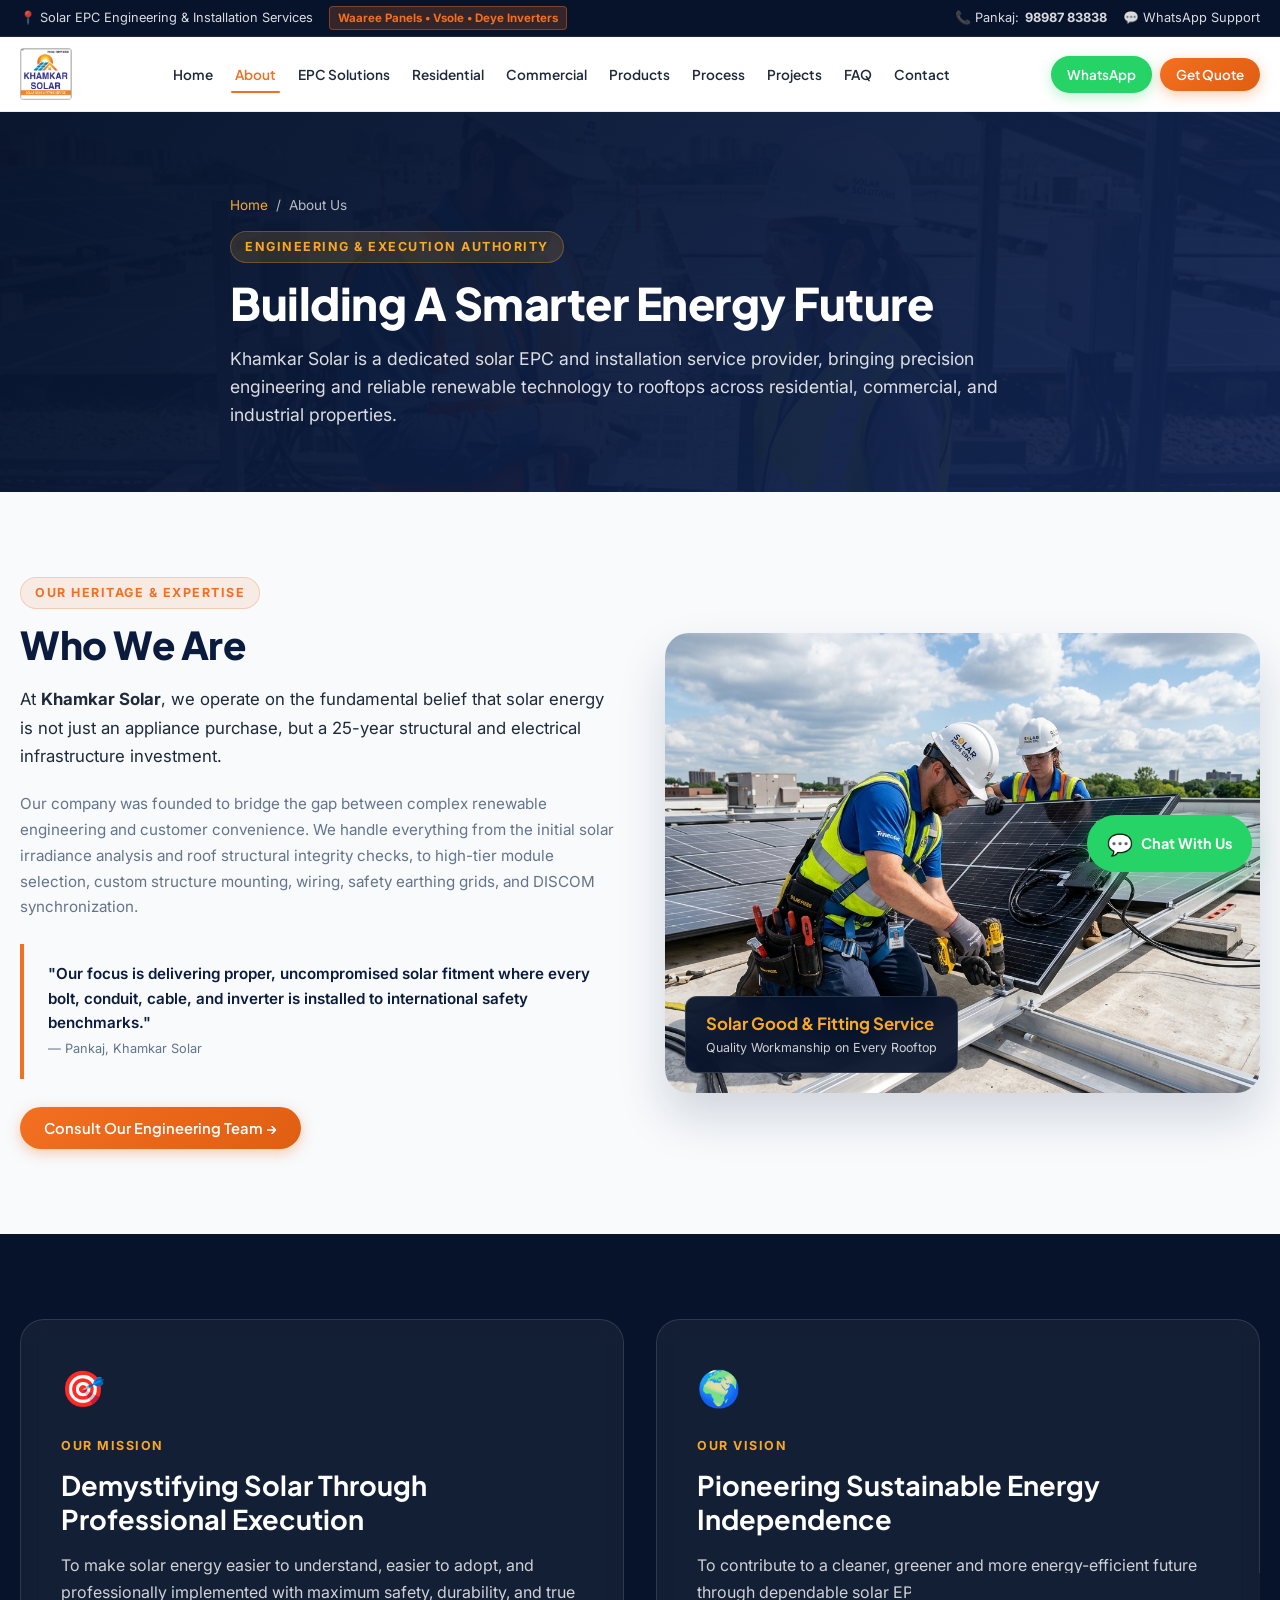
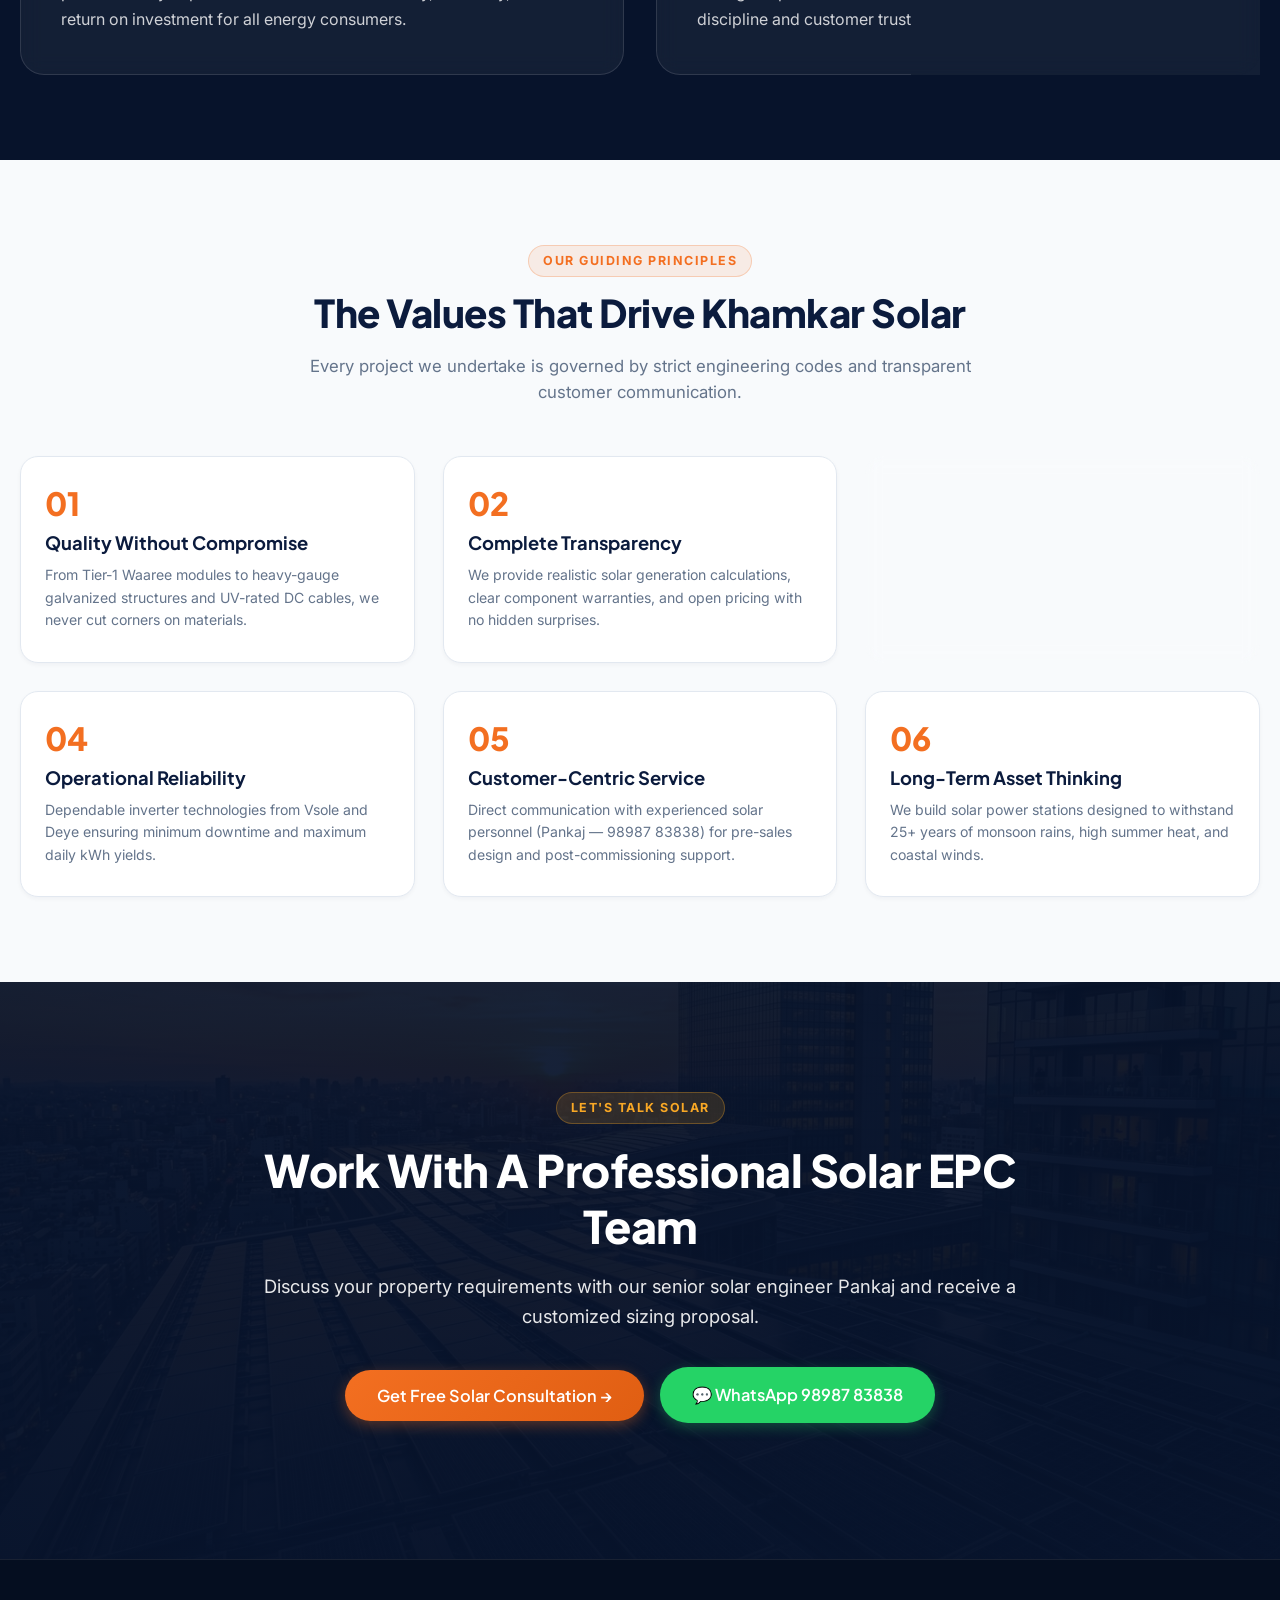
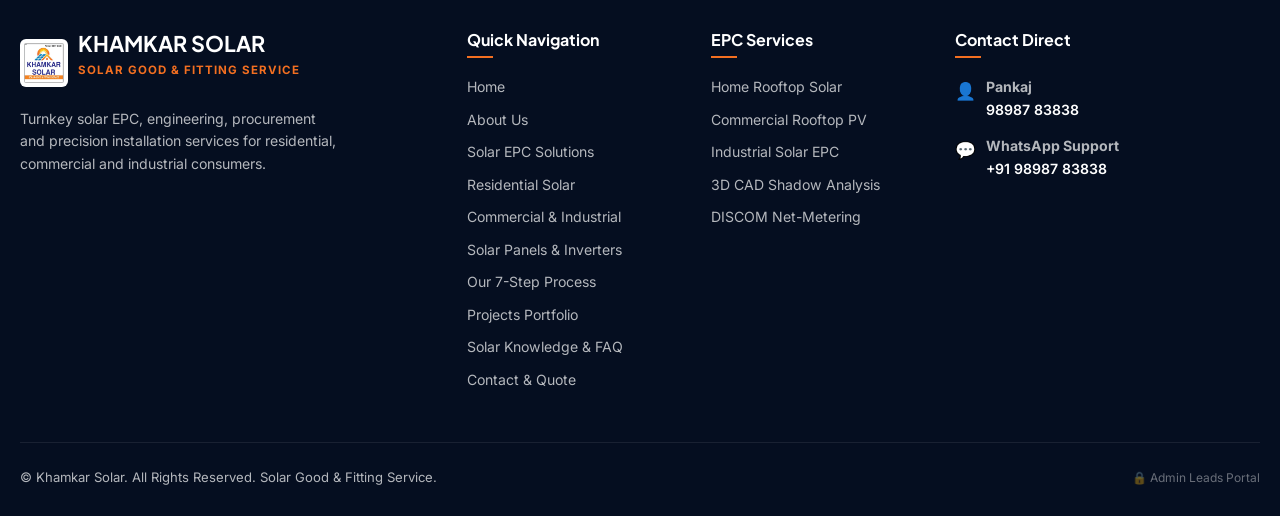
<file: about.html>
<!DOCTYPE html>
<html lang="en">
<head>
  <meta charset="UTF-8">
  <meta name="viewport" content="width=device-width, initial-scale=1.0">
  <title>About Us | Khamkar Solar — Solar EPC & Fitting Services</title>
  <meta name="description" content="Discover Khamkar Solar's engineering standards, mission, vision, and core values in turnkey solar EPC and rooftop fitment.">
  <link rel="icon" href="assets/images/khamkar-solar-logo.png" type="image/png">
  <link rel="stylesheet" href="css/style.css">
  <link rel="stylesheet" href="css/components.css">
</head>
<body>

  <!-- Topbar -->
  <div class="topbar">
    <div class="container topbar-content">
      <div class="topbar-left">
        <span class="topbar-link">📍 Solar EPC Engineering & Installation Services</span>
        <span class="topbar-badge">Waaree Panels • Vsole • Deye Inverters</span>
      </div>
      <div class="topbar-right">
        <a href="tel:9898783838" class="topbar-link">📞 Pankaj: <strong>98987 83838</strong></a>
        <a href="https://wa.me/919898783838" target="_blank" class="topbar-link">💬 WhatsApp Support</a>
      </div>
    </div>
  </div>

  <!-- Main Header -->
  <header class="main-header">
    <div class="container header-container">
      <a href="index.html" class="brand-logo-wrap">
        <img src="assets/images/khamkar-solar-logo.png" alt="Khamkar Solar - Solar Good & Fitting Service" class="brand-logo-img">
      </a>

      <!-- Desktop Nav -->
      <nav class="nav-menu">
        <a href="index.html" class="nav-link">Home</a>
        <a href="about.html" class="nav-link active">About</a>
        <a href="solutions.html" class="nav-link">EPC Solutions</a>
        <a href="residential.html" class="nav-link">Residential</a>
        <a href="commercial.html" class="nav-link">Commercial</a>
        <a href="products.html" class="nav-link">Products</a>
        <a href="process.html" class="nav-link">Process</a>
        <a href="projects.html" class="nav-link">Projects</a>
        <a href="faq.html" class="nav-link">FAQ</a>
        <a href="contact.html" class="nav-link">Contact</a>
      </nav>

      <!-- Header CTAs -->
      <div class="header-actions">
        <a href="https://wa.me/919898783838" target="_blank" class="btn btn-whatsapp btn-sm">WhatsApp</a>
        <button class="btn btn-primary btn-sm btn-open-quote-modal">Get Quote</button>
        <button class="mobile-nav-toggle" aria-label="Toggle navigation">☰</button>
      </div>
    </div>
  </header>

  <!-- Mobile Drawer Backdrop & Drawer -->
  <div class="mobile-drawer-backdrop"></div>
  <aside class="mobile-nav-drawer">
    <div>
      <div class="mobile-drawer-header">
        <a href="index.html" class="brand-logo-wrap">
          <img src="assets/images/khamkar-solar-logo.png" alt="Khamkar Solar" style="height: 46px;">
        </a>
        <button class="mobile-drawer-close" aria-label="Close menu">✕</button>
      </div>
      <nav class="mobile-nav-list">
        <a href="index.html">Home</a>
        <a href="about.html" class="active">About</a>
        <a href="solutions.html">EPC Solutions</a>
        <a href="residential.html">Residential</a>
        <a href="commercial.html">Commercial</a>
        <a href="products.html">Products</a>
        <a href="process.html">Process</a>
        <a href="projects.html">Projects</a>
        <a href="faq.html">FAQ</a>
        <a href="contact.html">Contact</a>
      </nav>
    </div>
    <div class="mobile-drawer-footer">
      <a href="tel:9898783838" class="btn btn-secondary btn-sm">📞 Call: 98987 83838</a>
      <button class="btn btn-primary btn-sm btn-open-quote-modal">Get Free Solar Quote</button>
    </div>
  </aside>

  <!-- Page Hero -->
  <section class="page-hero">
    <img src="assets/images/hero-solar-engineers.jpg" alt="Solar Engineering Team" class="page-hero-bg">
    <div class="page-hero-overlay"></div>
    <div class="container">
      <div class="page-hero-content">
        <div class="breadcrumb">
          <a href="index.html">Home</a> <span>/</span> <span>About Us</span>
        </div>
        <span class="eyebrow eyebrow-light eyebrow-pill">Engineering & Execution Authority</span>
        <h1 class="page-hero-title">Building A Smarter Energy Future</h1>
        <p class="page-hero-desc">
          Khamkar Solar is a dedicated solar EPC and installation service provider, bringing precision engineering and reliable renewable technology to rooftops across residential, commercial, and industrial properties.
        </p>
      </div>
    </div>
  </section>

  <!-- Who We Are Split Section -->
  <section class="section">
    <div class="container">
      <div class="split-screen">
        <div>
          <span class="eyebrow eyebrow-pill">Our Heritage & Expertise</span>
          <h2 class="section-title">Who We Are</h2>
          <p style="color: var(--color-text-main); font-size: 1.05rem; line-height: 1.7; margin-bottom: 20px;">
            At <strong>Khamkar Solar</strong>, we operate on the fundamental belief that solar energy is not just an appliance purchase, but a 25-year structural and electrical infrastructure investment.
          </p>
          <p style="color: var(--color-text-muted); font-size: 0.95rem; line-height: 1.7; margin-bottom: 24px;">
            Our company was founded to bridge the gap between complex renewable engineering and customer convenience. We handle everything from the initial solar irradiance analysis and roof structural integrity checks, to high-tier module selection, custom structure mounting, wiring, safety earthing grids, and DISCOM synchronization.
          </p>
          <div style="background: #F8FAFC; border-left: 4px solid var(--color-accent-orange); padding: 18px 24px; border-radius: 0 var(--radius-md) var(--radius-md) 0; margin-bottom: 28px;">
            <p style="font-weight: 600; color: var(--color-primary); font-size: 0.95rem;">
              "Our focus is delivering proper, uncompromised solar fitment where every bolt, conduit, cable, and inverter is installed to international safety benchmarks."
            </p>
            <span style="font-size: 0.8rem; color: var(--color-text-muted);">— Pankaj, Khamkar Solar</span>
          </div>
          <button class="btn btn-primary btn-open-quote-modal">Consult Our Engineering Team →</button>
        </div>
        <div class="split-image-wrap">
          <img src="assets/images/solar-installation-work.jpg" alt="Solar Installation Engineers" class="split-image">
          <div class="split-badge">
            <div class="split-badge-title">Solar Good & Fitting Service</div>
            <div class="split-badge-sub">Quality Workmanship on Every Rooftop</div>
          </div>
        </div>
      </div>
    </div>
  </section>

  <!-- Mission & Vision -->
  <section class="section section-dark">
    <div class="container">
      <div class="grid-2">
        <div style="background: rgba(255,255,255,0.05); border: 1px solid rgba(255,255,255,0.12); padding: 40px; border-radius: var(--radius-xl); backdrop-filter: blur(10px);">
          <div style="font-size: 2.2rem; margin-bottom: 16px;">🎯</div>
          <span class="eyebrow eyebrow-light">Our Mission</span>
          <h3 style="color: #FFF; font-size: 1.7rem; margin-bottom: 16px;">Demystifying Solar Through Professional Execution</h3>
          <p style="color: rgba(255,255,255,0.8); font-size: 1rem; line-height: 1.7;">
            To make solar energy easier to understand, easier to adopt, and professionally implemented with maximum safety, durability, and true return on investment for all energy consumers.
          </p>
        </div>

        <div style="background: rgba(255,255,255,0.05); border: 1px solid rgba(255,255,255,0.12); padding: 40px; border-radius: var(--radius-xl); backdrop-filter: blur(10px);">
          <div style="font-size: 2.2rem; margin-bottom: 16px;">🌍</div>
          <span class="eyebrow eyebrow-light">Our Vision</span>
          <h3 style="color: #FFF; font-size: 1.7rem; margin-bottom: 16px;">Pioneering Sustainable Energy Independence</h3>
          <p style="color: rgba(255,255,255,0.8); font-size: 1rem; line-height: 1.7;">
            To contribute to a cleaner, greener and more energy-efficient future through dependable solar EPC solutions built around engineering discipline and customer trust.
          </p>
        </div>
      </div>
    </div>
  </section>

  <!-- Core Values 6-Block Grid -->
  <section class="section">
    <div class="container">
      <div class="text-center" style="max-width: 720px; margin: 0 auto 50px;">
        <span class="eyebrow eyebrow-pill">Our Guiding Principles</span>
        <h2 class="section-title">The Values That Drive Khamkar Solar</h2>
        <p class="section-subtitle center-block">
          Every project we undertake is governed by strict engineering codes and transparent customer communication.
        </p>
      </div>

      <div class="grid-3">
        <div class="why-card" style="background: #FFF; border: 1px solid var(--color-border); box-shadow: var(--shadow-sm);">
          <span class="why-num">01</span>
          <h4 style="color: var(--color-primary);">Quality Without Compromise</h4>
          <p style="color: var(--color-text-muted);">From Tier-1 Waaree modules to heavy-gauge galvanized structures and UV-rated DC cables, we never cut corners on materials.</p>
        </div>

        <div class="why-card" style="background: #FFF; border: 1px solid var(--color-border); box-shadow: var(--shadow-sm);">
          <span class="why-num">02</span>
          <h4 style="color: var(--color-primary);">Complete Transparency</h4>
          <p style="color: var(--color-text-muted);">We provide realistic solar generation calculations, clear component warranties, and open pricing with no hidden surprises.</p>
        </div>

        <div class="why-card" style="background: #FFF; border: 1px solid var(--color-border); box-shadow: var(--shadow-sm);">
          <span class="why-num">03</span>
          <h4 style="color: var(--color-primary);">Engineering Discipline</h4>
          <p style="color: var(--color-text-muted);">Systems designed considering shadow azimuths, wind speeds, cable voltage drop, and optimal MPPT string voltages.</p>
        </div>

        <div class="why-card" style="background: #FFF; border: 1px solid var(--color-border); box-shadow: var(--shadow-sm);">
          <span class="why-num">04</span>
          <h4 style="color: var(--color-primary);">Operational Reliability</h4>
          <p style="color: var(--color-text-muted);">Dependable inverter technologies from Vsole and Deye ensuring minimum downtime and maximum daily kWh yields.</p>
        </div>

        <div class="why-card" style="background: #FFF; border: 1px solid var(--color-border); box-shadow: var(--shadow-sm);">
          <span class="why-num">05</span>
          <h4 style="color: var(--color-primary);">Customer-Centric Service</h4>
          <p style="color: var(--color-text-muted);">Direct communication with experienced solar personnel (Pankaj — 98987 83838) for pre-sales design and post-commissioning support.</p>
        </div>

        <div class="why-card" style="background: #FFF; border: 1px solid var(--color-border); box-shadow: var(--shadow-sm);">
          <span class="why-num">06</span>
          <h4 style="color: var(--color-primary);">Long-Term Asset Thinking</h4>
          <p style="color: var(--color-text-muted);">We build solar power stations designed to withstand 25+ years of monsoon rains, high summer heat, and coastal winds.</p>
        </div>
      </div>
    </div>
  </section>

  <!-- Grand Sunset CTA -->
  <section class="grand-cta-section">
    <img src="assets/images/hero-solar-sunset.jpg" alt="Sunset Solar Array" class="grand-cta-bg">
    <div class="grand-cta-overlay"></div>
    <div class="container">
      <div class="grand-cta-content">
        <span class="eyebrow eyebrow-light eyebrow-pill" style="margin-bottom: 18px;">Let's Talk Solar</span>
        <h2>Work With A Professional Solar EPC Team</h2>
        <p>
          Discuss your property requirements with our senior solar engineer Pankaj and receive a customized sizing proposal.
        </p>
        <div class="grand-cta-buttons">
          <button class="btn btn-primary btn-lg btn-open-quote-modal">Get Free Solar Consultation →</button>
          <a href="https://wa.me/919898783838" target="_blank" class="btn btn-whatsapp btn-lg">
            💬 WhatsApp 98987 83838
          </a>
        </div>
      </div>
    </div>
  </section>

  <!-- Global Footer -->
  <footer class="main-footer">
    <div class="container">
      <div class="footer-grid">
        <div class="footer-brand">
          <div style="display: flex; align-items: center; gap: 10px; margin-bottom: 12px;">
            <img src="assets/images/khamkar-solar-logo.png" alt="Khamkar Solar" style="height: 48px; background: #FFF; padding: 4px; border-radius: 6px;">
            <div>
              <h3>KHAMKAR SOLAR</h3>
              <div class="footer-tagline">SOLAR GOOD & FITTING SERVICE</div>
            </div>
          </div>
          <p>Turnkey solar EPC, engineering, procurement and precision installation services for residential, commercial and industrial consumers.</p>
        </div>

        <div>
          <h4 class="footer-heading">Quick Navigation</h4>
          <div class="footer-links">
            <a href="index.html">Home</a>
            <a href="about.html">About Us</a>
            <a href="solutions.html">Solar EPC Solutions</a>
            <a href="residential.html">Residential Solar</a>
            <a href="commercial.html">Commercial & Industrial</a>
            <a href="products.html">Solar Panels & Inverters</a>
            <a href="process.html">Our 7-Step Process</a>
            <a href="projects.html">Projects Portfolio</a>
            <a href="faq.html">Solar Knowledge & FAQ</a>
            <a href="contact.html">Contact & Quote</a>
          </div>
        </div>

        <div>
          <h4 class="footer-heading">EPC Services</h4>
          <div class="footer-links">
            <a href="residential.html">Home Rooftop Solar</a>
            <a href="commercial.html">Commercial Rooftop PV</a>
            <a href="commercial.html">Industrial Solar EPC</a>
            <a href="solutions.html">3D CAD Shadow Analysis</a>
            <a href="solutions.html">DISCOM Net-Metering</a>
          </div>
        </div>

        <div>
          <h4 class="footer-heading">Contact Direct</h4>
          <div class="footer-contact-item">
            <span class="footer-contact-icon">👤</span>
            <div><strong>Pankaj</strong><br><a href="tel:9898783838">98987 83838</a></div>
          </div>
          <div class="footer-contact-item">
            <span class="footer-contact-icon">💬</span>
            <div><strong>WhatsApp Support</strong><br><a href="https://wa.me/919898783838" target="_blank">+91 98987 83838</a></div>
          </div>
        </div>
      </div>

      <div class="footer-bottom">
        <div>© Khamkar Solar. All Rights Reserved. Solar Good & Fitting Service.</div>
        <div><a href="#" id="openAdminLeads" class="footer-admin-btn">🔒 Admin Leads Portal</a></div>
      </div>
    </div>
  </footer>

  <!-- Include Quote Modal & Admin Drawer & Floating Widgets from main.js -->
  <div class="modal-backdrop" id="quoteModal">
    <div class="quote-modal-card">
      <div class="quote-modal-header">
        <button class="quote-modal-close" aria-label="Close modal">✕</button>
        <span class="eyebrow eyebrow-light" style="font-size: 0.75rem; letter-spacing: 1px;">KHAMKAR SOLAR EPC</span>
        <h3 style="color: #FFF; font-size: 1.4rem;">Get Your Free Solar Quote</h3>
        <p style="color: rgba(255,255,255,0.75); font-size: 0.82rem; margin-top: 4px;">Complete 5 simple steps for an engineered solar proposal.</p>
        <div class="quote-step-indicators">
          <div class="step-node active">1</div>
          <div class="step-node">2</div>
          <div class="step-node">3</div>
          <div class="step-node">4</div>
          <div class="step-node">5</div>
        </div>
      </div>
      <div class="quote-modal-body">
        <div class="quote-form-wizard">
          <form id="multiStepQuoteForm">
            <div class="quote-step-pane active" data-step="1">
              <h3>What type of property is this for?</h3>
              <p>Select your establishment type.</p>
              <div class="radio-selection-grid">
                <label class="radio-box-option selected">
                  <input type="radio" name="propertyType" value="Residential" checked>
                  <div class="radio-box-icon">🏡</div>
                  <span class="radio-box-label">Residential</span>
                </label>
                <label class="radio-box-option">
                  <input type="radio" name="propertyType" value="Commercial">
                  <div class="radio-box-icon">🏢</div>
                  <span class="radio-box-label">Commercial</span>
                </label>
                <label class="radio-box-option">
                  <input type="radio" name="propertyType" value="Industrial">
                  <div class="radio-box-icon">🏭</div>
                  <span class="radio-box-label">Industrial</span>
                </label>
              </div>
            </div>
            <div class="quote-step-pane" data-step="2">
              <h3>Monthly Electricity Bill?</h3>
              <div class="form-field">
                <select id="quoteBillRange">
                  <option value="Under ₹3,000">Under ₹3,000 / month</option>
                  <option value="₹3,000 - ₹6,000" selected>₹3,000 - ₹6,000 / month</option>
                  <option value="₹6,000 - ₹12,000">₹6,000 - ₹12,000 / month</option>
                  <option value="₹12,000 - ₹25,000">₹12,000 - ₹25,000 / month</option>
                  <option value="Above ₹25,000">Above ₹25,000 / month</option>
                </select>
              </div>
            </div>
            <div class="quote-step-pane" data-step="3">
              <h3>City / Location</h3>
              <div class="form-field">
                <input type="text" id="quoteCity" placeholder="City or Town name">
              </div>
            </div>
            <div class="quote-step-pane" data-step="4">
              <h3>Your Contact Information</h3>
              <div class="form-field">
                <label>Full Name *</label>
                <input type="text" id="quoteName" required placeholder="Full name">
              </div>
              <div class="form-field">
                <label>Phone Number *</label>
                <input type="tel" id="quotePhone" required placeholder="10-digit mobile number">
              </div>
            </div>
            <div class="quote-step-pane" data-step="5">
              <h3>Requirement Notes</h3>
              <div class="form-field">
                <select id="quoteRequirement">
                  <option value="Solar EPC Rooftop" selected>Solar EPC Rooftop System</option>
                  <option value="Waaree Solar Panels">Waaree Solar Panels</option>
                  <option value="Inverter Installation">Vsole / Deye Inverters</option>
                  <option value="Consultation">Engineering Consultation</option>
                </select>
              </div>
              <div class="form-field">
                <textarea id="quoteMessage" rows="3" placeholder="Additional details..."></textarea>
              </div>
            </div>
            <div class="quote-modal-footer">
              <button type="button" class="btn btn-outline-navy btn-sm" id="quoteBtnPrev" style="display: none;">← Back</button>
              <div style="margin-left: auto;">
                <button type="button" class="btn btn-primary" id="quoteBtnNext">Continue →</button>
                <button type="submit" class="btn btn-primary" id="quoteBtnSubmit" style="display: none;">Submit Quote ✓</button>
              </div>
            </div>
          </form>
        </div>
        <div class="quote-success-state" style="display: none;">
          <div class="quote-success-icon">✓</div>
          <h3>Thank You!</h3>
          <p>We have received your enquiry. Our team will contact you shortly.</p>
          <a href="#" target="_blank" class="btn btn-whatsapp btn-wa-submit">💬 Fast-Track on WhatsApp</a>
        </div>
      </div>
    </div>
  </div>

  <!-- Floating Elements -->
  <a href="https://wa.me/919898783838" target="_blank" class="whatsapp-float-btn" aria-label="Chat on WhatsApp">
    <span class="whatsapp-float-icon">💬</span>
    <span>Chat With Us</span>
  </a>
  <div class="mobile-call-bar">
    <div class="mobile-call-bar-grid">
      <a href="tel:9898783838" class="btn btn-secondary btn-sm" style="background: var(--color-primary); color: #FFF;">📞 Call</a>
      <a href="https://wa.me/919898783838" target="_blank" class="btn btn-whatsapp btn-sm">💬 WhatsApp</a>
    </div>
  </div>

  <div class="admin-drawer" id="adminDrawer">
    <div class="admin-drawer-header">
      <div><h3 style="color: #FFF;">CMS & Lead Storage</h3></div>
      <button id="closeAdminDrawer" style="color: #FFF;">✕</button>
    </div>
    <div class="admin-drawer-body">
      <div id="adminLeadsList"></div>
    </div>
  </div>

  <script src="js/main.js"></script>
</body>
</html>
</file>
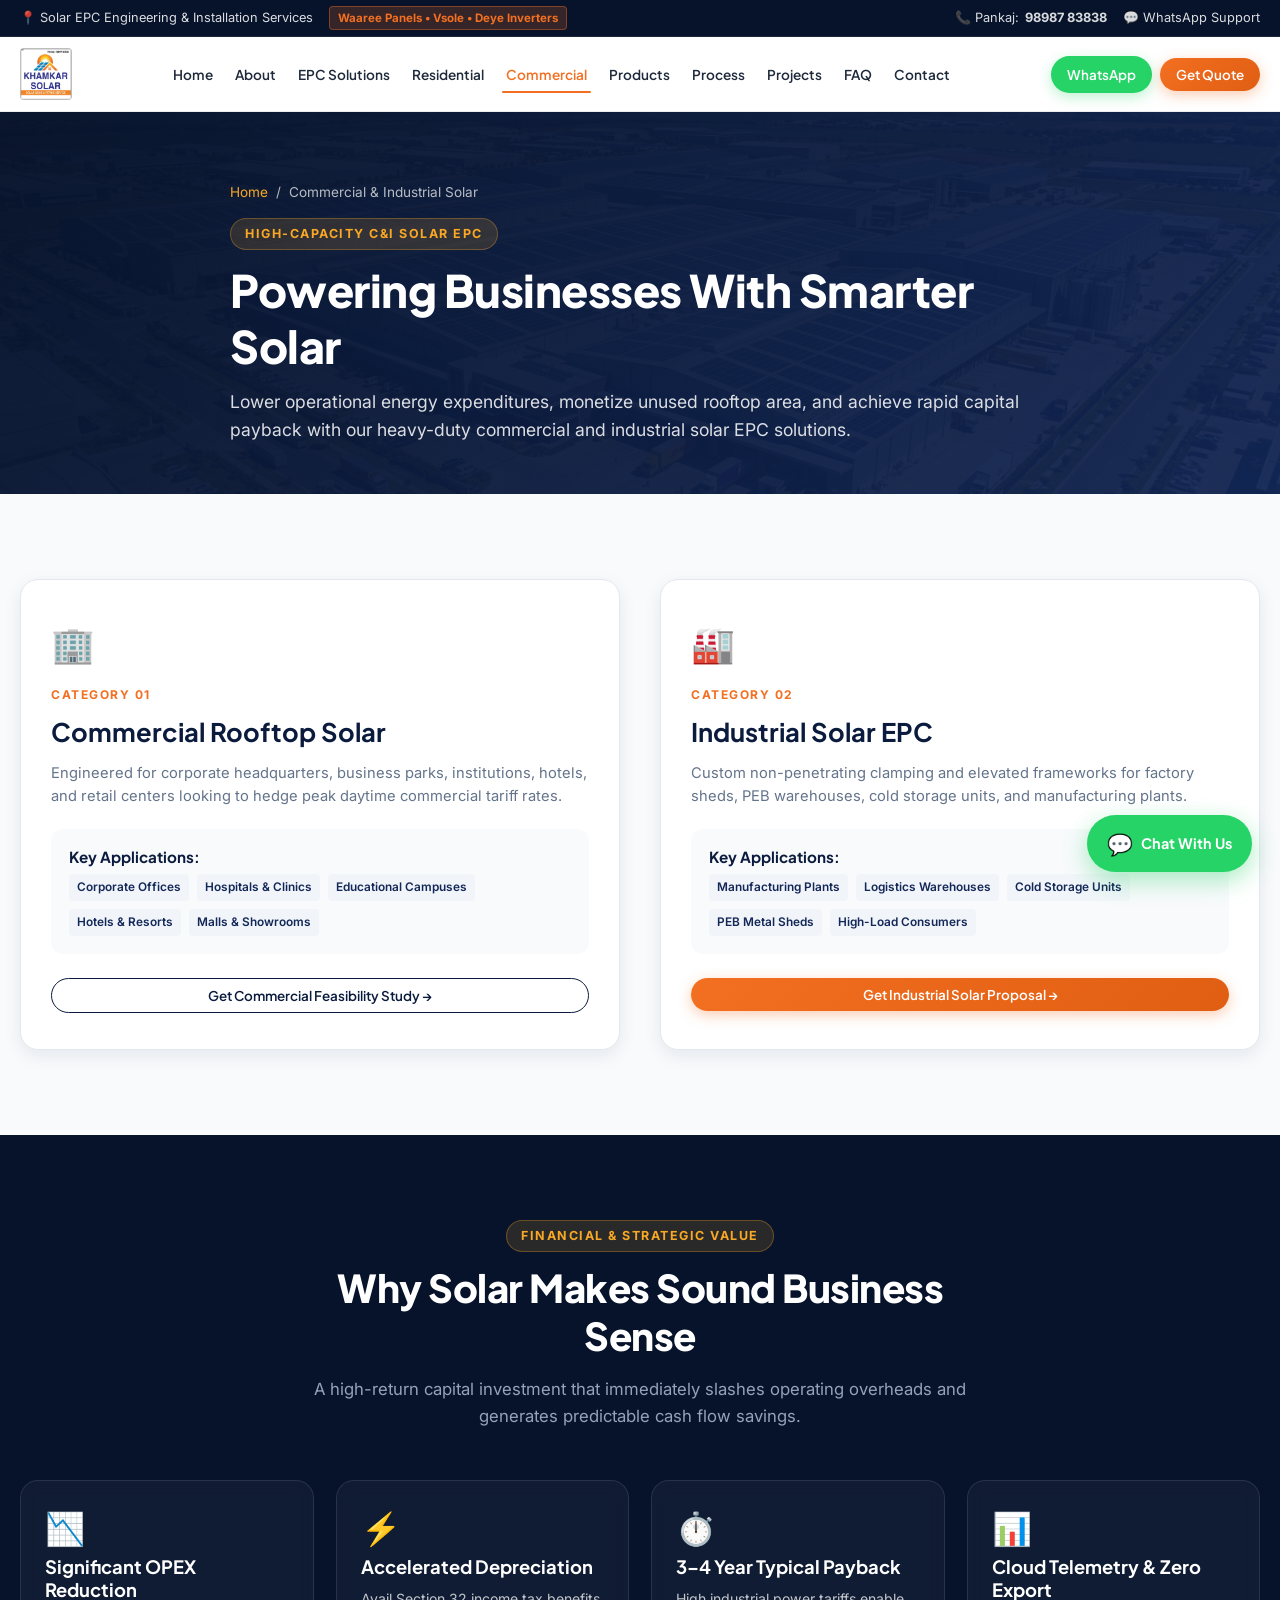
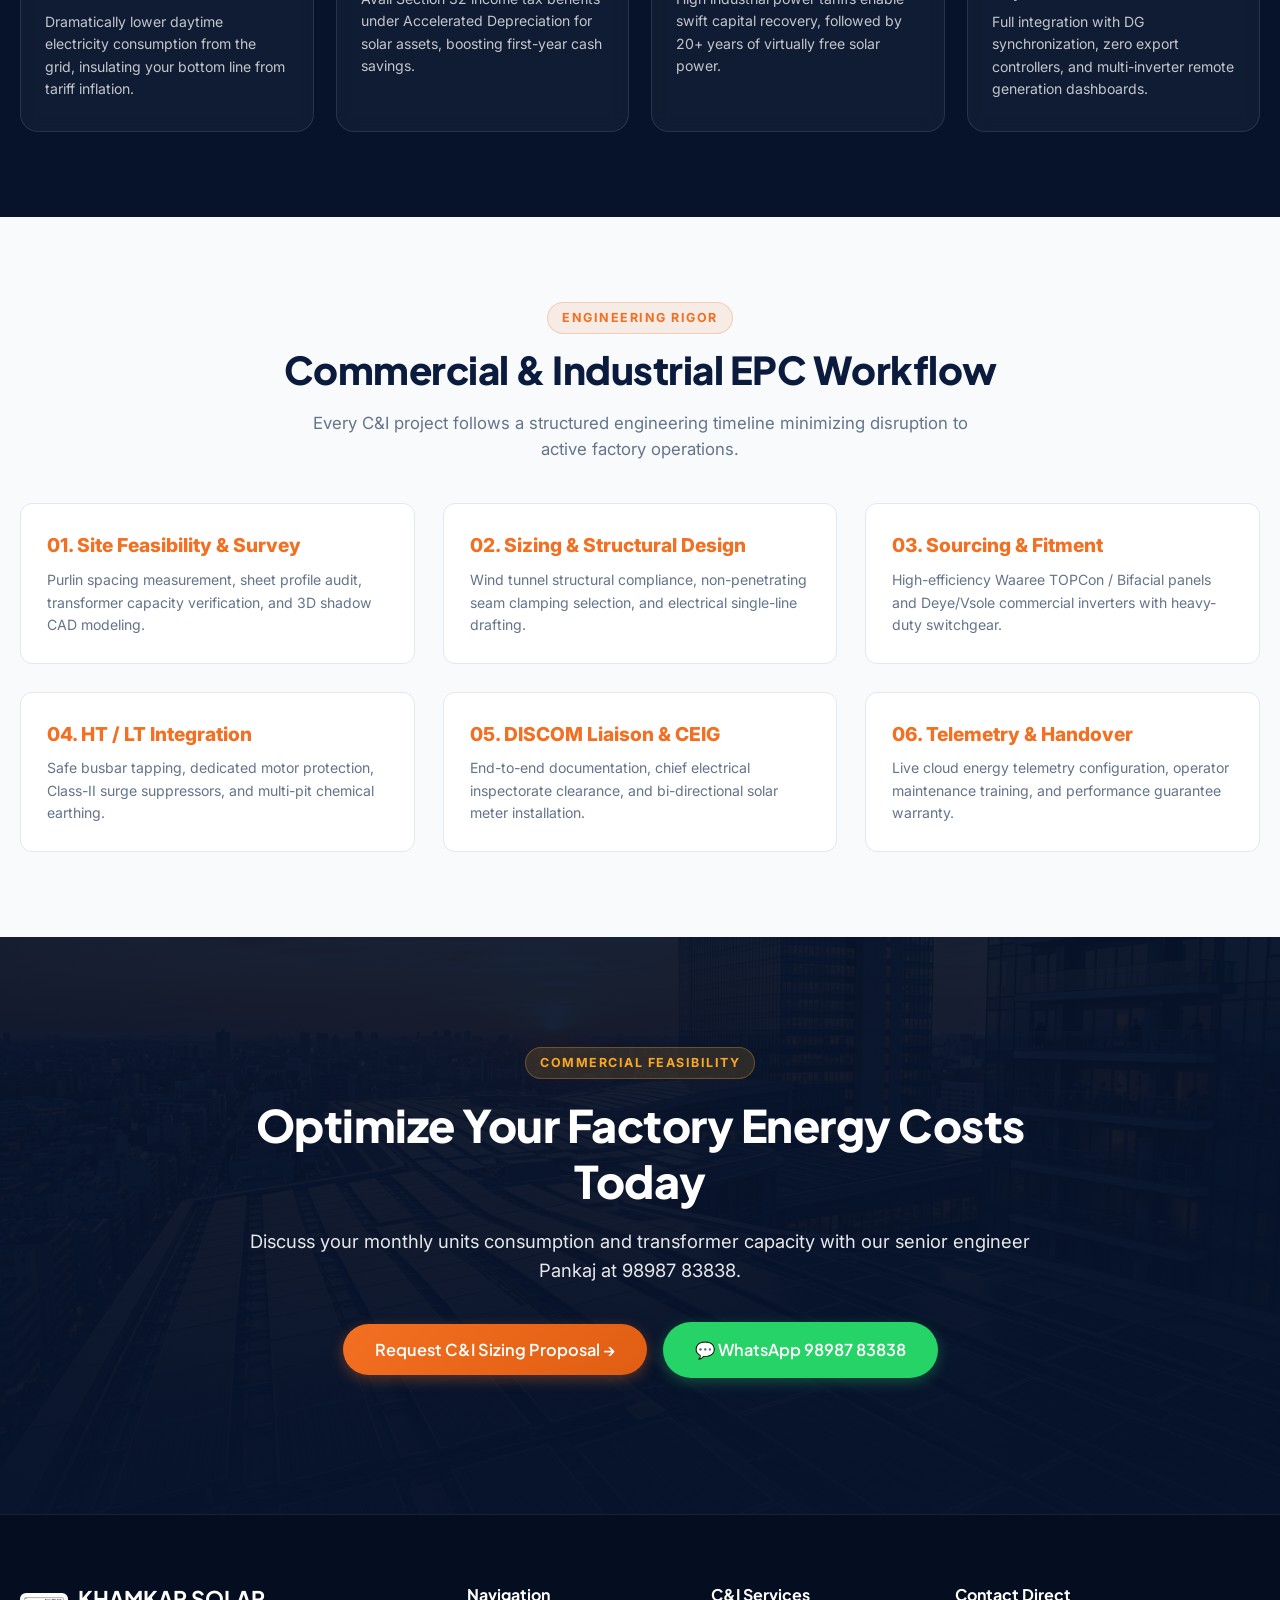
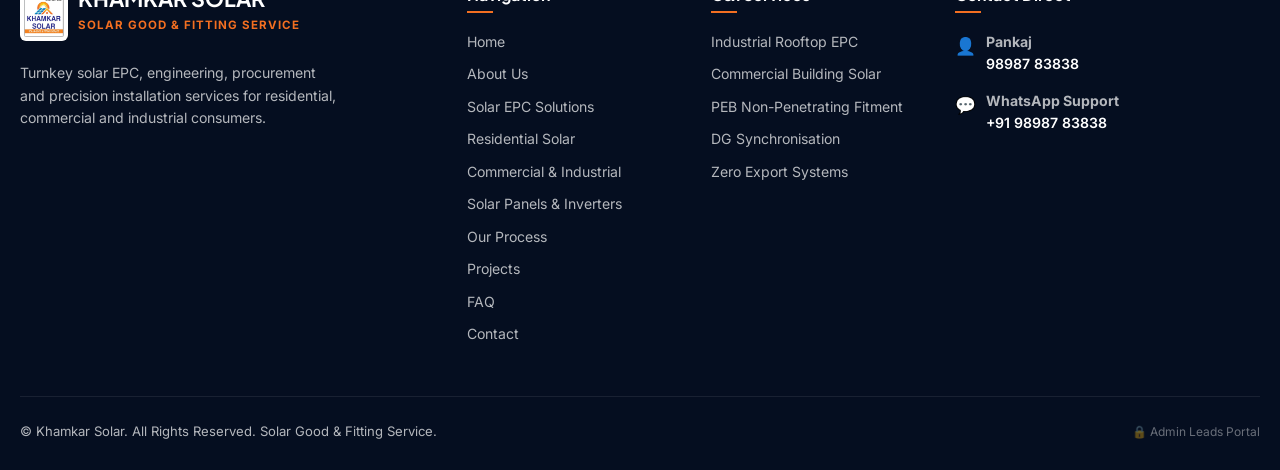
<file: commercial.html>
<!DOCTYPE html>
<html lang="en">
<head>
  <meta charset="UTF-8">
  <meta name="viewport" content="width=device-width, initial-scale=1.0">
  <title>Commercial & Industrial Solar | Khamkar Solar EPC Services</title>
  <meta name="description" content="High-capacity commercial and industrial rooftop solar EPC solutions. Optimize OPEX and utilize unused factory and commercial roofs with Khamkar Solar.">
  <link rel="icon" href="assets/images/khamkar-solar-logo.png" type="image/png">
  <link rel="stylesheet" href="css/style.css">
  <link rel="stylesheet" href="css/components.css">
</head>
<body>

  <!-- Topbar -->
  <div class="topbar">
    <div class="container topbar-content">
      <div class="topbar-left">
        <span class="topbar-link">📍 Solar EPC Engineering & Installation Services</span>
        <span class="topbar-badge">Waaree Panels • Vsole • Deye Inverters</span>
      </div>
      <div class="topbar-right">
        <a href="tel:9898783838" class="topbar-link">📞 Pankaj: <strong>98987 83838</strong></a>
        <a href="https://wa.me/919898783838" target="_blank" class="topbar-link">💬 WhatsApp Support</a>
      </div>
    </div>
  </div>

  <!-- Header -->
  <header class="main-header">
    <div class="container header-container">
      <a href="index.html" class="brand-logo-wrap">
        <img src="assets/images/khamkar-solar-logo.png" alt="Khamkar Solar - Solar Good & Fitting Service" class="brand-logo-img">
      </a>

      <!-- Desktop Nav -->
      <nav class="nav-menu">
        <a href="index.html" class="nav-link">Home</a>
        <a href="about.html" class="nav-link">About</a>
        <a href="solutions.html" class="nav-link">EPC Solutions</a>
        <a href="residential.html" class="nav-link">Residential</a>
        <a href="commercial.html" class="nav-link active">Commercial</a>
        <a href="products.html" class="nav-link">Products</a>
        <a href="process.html" class="nav-link">Process</a>
        <a href="projects.html" class="nav-link">Projects</a>
        <a href="faq.html" class="nav-link">FAQ</a>
        <a href="contact.html" class="nav-link">Contact</a>
      </nav>

      <!-- Header CTAs -->
      <div class="header-actions">
        <a href="https://wa.me/919898783838" target="_blank" class="btn btn-whatsapp btn-sm">WhatsApp</a>
        <button class="btn btn-primary btn-sm btn-open-quote-modal">Get Quote</button>
        <button class="mobile-nav-toggle" aria-label="Toggle navigation">☰</button>
      </div>
    </div>
  </header>

  <div class="mobile-drawer-backdrop"></div>
  <aside class="mobile-nav-drawer">
    <div>
      <div class="mobile-drawer-header">
        <a href="index.html" class="brand-logo-wrap">
          <img src="assets/images/khamkar-solar-logo.png" alt="Khamkar Solar" style="height: 46px;">
        </a>
        <button class="mobile-drawer-close" aria-label="Close menu">✕</button>
      </div>
      <nav class="mobile-nav-list">
        <a href="index.html">Home</a>
        <a href="about.html">About</a>
        <a href="solutions.html">EPC Solutions</a>
        <a href="residential.html">Residential</a>
        <a href="commercial.html" class="active">Commercial</a>
        <a href="products.html">Products</a>
        <a href="process.html">Process</a>
        <a href="projects.html">Projects</a>
        <a href="faq.html">FAQ</a>
        <a href="contact.html">Contact</a>
      </nav>
    </div>
    <div class="mobile-drawer-footer">
      <a href="tel:9898783838" class="btn btn-secondary btn-sm">📞 Call: 98987 83838</a>
      <button class="btn btn-primary btn-sm btn-open-quote-modal">Get Free Solar Quote</button>
    </div>
  </aside>

  <!-- Page Hero -->
  <section class="page-hero">
    <img src="assets/images/hero-industrial-solar.jpg" alt="Industrial Solar Rooftop Installation" class="page-hero-bg">
    <div class="page-hero-overlay"></div>
    <div class="container">
      <div class="page-hero-content">
        <div class="breadcrumb">
          <a href="index.html">Home</a> <span>/</span> <span>Commercial & Industrial Solar</span>
        </div>
        <span class="eyebrow eyebrow-light eyebrow-pill">High-Capacity C&I Solar EPC</span>
        <h1 class="page-hero-title">Powering Businesses With Smarter Solar</h1>
        <p class="page-hero-desc">
          Lower operational energy expenditures, monetize unused rooftop area, and achieve rapid capital payback with our heavy-duty commercial and industrial solar EPC solutions.
        </p>
      </div>
    </div>
  </section>

  <!-- Commercial vs Industrial Split Overview -->
  <section class="section">
    <div class="container">
      <div class="grid-2" style="gap: 40px;">
        
        <!-- Commercial Card -->
        <div class="solution-card" style="padding: 36px 30px;">
          <div style="font-size: 2.2rem; margin-bottom: 12px;">🏢</div>
          <span class="eyebrow" style="font-size: 0.75rem;">Category 01</span>
          <h2 style="font-size: 1.6rem; margin-bottom: 14px;">Commercial Rooftop Solar</h2>
          <p style="color: var(--color-text-muted); font-size: 0.92rem; line-height: 1.6; margin-bottom: 20px;">
            Engineered for corporate headquarters, business parks, institutions, hotels, and retail centers looking to hedge peak daytime commercial tariff rates.
          </p>
          <div style="background: #F8FAFC; border-radius: var(--radius-md); padding: 18px; margin-bottom: 24px;">
            <h4 style="font-size: 0.95rem; margin-bottom: 8px;">Key Applications:</h4>
            <div style="display: flex; flex-wrap: wrap; gap: 8px;">
              <span class="solution-tag">Corporate Offices</span>
              <span class="solution-tag">Hospitals & Clinics</span>
              <span class="solution-tag">Educational Campuses</span>
              <span class="solution-tag">Hotels & Resorts</span>
              <span class="solution-tag">Malls & Showrooms</span>
            </div>
          </div>
          <button class="btn btn-outline-navy btn-sm btn-open-quote-modal" data-requirement="Commercial Solar" style="width: 100%;">
            Get Commercial Feasibility Study →
          </button>
        </div>

        <!-- Industrial Card -->
        <div class="solution-card" style="padding: 36px 30px;">
          <div style="font-size: 2.2rem; margin-bottom: 12px;">🏭</div>
          <span class="eyebrow" style="font-size: 0.75rem;">Category 02</span>
          <h2 style="font-size: 1.6rem; margin-bottom: 14px;">Industrial Solar EPC</h2>
          <p style="color: var(--color-text-muted); font-size: 0.92rem; line-height: 1.6; margin-bottom: 20px;">
            Custom non-penetrating clamping and elevated frameworks for factory sheds, PEB warehouses, cold storage units, and manufacturing plants.
          </p>
          <div style="background: #F8FAFC; border-radius: var(--radius-md); padding: 18px; margin-bottom: 24px;">
            <h4 style="font-size: 0.95rem; margin-bottom: 8px;">Key Applications:</h4>
            <div style="display: flex; flex-wrap: wrap; gap: 8px;">
              <span class="solution-tag">Manufacturing Plants</span>
              <span class="solution-tag">Logistics Warehouses</span>
              <span class="solution-tag">Cold Storage Units</span>
              <span class="solution-tag">PEB Metal Sheds</span>
              <span class="solution-tag">High-Load Consumers</span>
            </div>
          </div>
          <button class="btn btn-primary btn-sm btn-open-quote-modal" data-requirement="Industrial Solar" style="width: 100%;">
            Get Industrial Solar Proposal →
          </button>
        </div>

      </div>
    </div>
  </section>

  <!-- Business Benefits Grid -->
  <section class="section section-dark">
    <div class="container">
      <div class="text-center" style="max-width: 720px; margin: 0 auto 50px;">
        <span class="eyebrow eyebrow-light eyebrow-pill">Financial & Strategic Value</span>
        <h2 class="section-title text-white">Why Solar Makes Sound Business Sense</h2>
        <p class="section-subtitle center-block text-muted-light">
          A high-return capital investment that immediately slashes operating overheads and generates predictable cash flow savings.
        </p>
      </div>

      <div class="grid-4">
        <div class="why-card">
          <span class="why-num">📉</span>
          <h4>Significant OPEX Reduction</h4>
          <p>Dramatically lower daytime electricity consumption from the grid, insulating your bottom line from tariff inflation.</p>
        </div>

        <div class="why-card">
          <span class="why-num">⚡</span>
          <h4>Accelerated Depreciation</h4>
          <p>Avail Section 32 income tax benefits under Accelerated Depreciation for solar assets, boosting first-year cash savings.</p>
        </div>

        <div class="why-card">
          <span class="why-num">⏱️</span>
          <h4>3–4 Year Typical Payback</h4>
          <p>High industrial power tariffs enable swift capital recovery, followed by 20+ years of virtually free solar power.</p>
        </div>

        <div class="why-card">
          <span class="why-num">📊</span>
          <h4>Cloud Telemetry & Zero Export</h4>
          <p>Full integration with DG synchronization, zero export controllers, and multi-inverter remote generation dashboards.</p>
        </div>
      </div>
    </div>
  </section>

  <!-- Industrial EPC Workflow -->
  <section class="section">
    <div class="container">
      <div class="text-center" style="max-width: 720px; margin: 0 auto 40px;">
        <span class="eyebrow eyebrow-pill">Engineering Rigor</span>
        <h2 class="section-title">Commercial & Industrial EPC Workflow</h2>
        <p class="section-subtitle center-block">
          Every C&I project follows a structured engineering timeline minimizing disruption to active factory operations.
        </p>
      </div>

      <div class="grid-3">
        <div style="background: #FFF; border: 1px solid var(--color-border); padding: 26px; border-radius: var(--radius-md);">
          <div style="font-weight: 800; color: var(--color-accent-orange); font-size: 1.2rem; margin-bottom: 8px;">01. Site Feasibility & Survey</div>
          <p style="font-size: 0.88rem; color: var(--color-text-muted);">Purlin spacing measurement, sheet profile audit, transformer capacity verification, and 3D shadow CAD modeling.</p>
        </div>

        <div style="background: #FFF; border: 1px solid var(--color-border); padding: 26px; border-radius: var(--radius-md);">
          <div style="font-weight: 800; color: var(--color-accent-orange); font-size: 1.2rem; margin-bottom: 8px;">02. Sizing & Structural Design</div>
          <p style="font-size: 0.88rem; color: var(--color-text-muted);">Wind tunnel structural compliance, non-penetrating seam clamping selection, and electrical single-line drafting.</p>
        </div>

        <div style="background: #FFF; border: 1px solid var(--color-border); padding: 26px; border-radius: var(--radius-md);">
          <div style="font-weight: 800; color: var(--color-accent-orange); font-size: 1.2rem; margin-bottom: 8px;">03. Sourcing & Fitment</div>
          <p style="font-size: 0.88rem; color: var(--color-text-muted);">High-efficiency Waaree TOPCon / Bifacial panels and Deye/Vsole commercial inverters with heavy-duty switchgear.</p>
        </div>

        <div style="background: #FFF; border: 1px solid var(--color-border); padding: 26px; border-radius: var(--radius-md);">
          <div style="font-weight: 800; color: var(--color-accent-orange); font-size: 1.2rem; margin-bottom: 8px;">04. HT / LT Integration</div>
          <p style="font-size: 0.88rem; color: var(--color-text-muted);">Safe busbar tapping, dedicated motor protection, Class-II surge suppressors, and multi-pit chemical earthing.</p>
        </div>

        <div style="background: #FFF; border: 1px solid var(--color-border); padding: 26px; border-radius: var(--radius-md);">
          <div style="font-weight: 800; color: var(--color-accent-orange); font-size: 1.2rem; margin-bottom: 8px;">05. DISCOM Liaison & CEIG</div>
          <p style="font-size: 0.88rem; color: var(--color-text-muted);">End-to-end documentation, chief electrical inspectorate clearance, and bi-directional solar meter installation.</p>
        </div>

        <div style="background: #FFF; border: 1px solid var(--color-border); padding: 26px; border-radius: var(--radius-md);">
          <div style="font-weight: 800; color: var(--color-accent-orange); font-size: 1.2rem; margin-bottom: 8px;">06. Telemetry & Handover</div>
          <p style="font-size: 0.88rem; color: var(--color-text-muted);">Live cloud energy telemetry configuration, operator maintenance training, and performance guarantee warranty.</p>
        </div>
      </div>
    </div>
  </section>

  <!-- Grand CTA -->
  <section class="grand-cta-section">
    <img src="assets/images/hero-solar-sunset.jpg" alt="Sunset Solar Array" class="grand-cta-bg">
    <div class="grand-cta-overlay"></div>
    <div class="container">
      <div class="grand-cta-content">
        <span class="eyebrow eyebrow-light eyebrow-pill" style="margin-bottom: 18px;">Commercial Feasibility</span>
        <h2>Optimize Your Factory Energy Costs Today</h2>
        <p>
          Discuss your monthly units consumption and transformer capacity with our senior engineer Pankaj at 98987 83838.
        </p>
        <div class="grand-cta-buttons">
          <button class="btn btn-primary btn-lg btn-open-quote-modal" data-requirement="Commercial & Industrial">Request C&I Sizing Proposal →</button>
          <a href="https://wa.me/919898783838?text=Hello%20Khamkar%20Solar,%20we%20are%20looking%20for%20a%20commercial%20industrial%20solar%20quote." target="_blank" class="btn btn-whatsapp btn-lg">
            💬 WhatsApp 98987 83838
          </a>
        </div>
      </div>
    </div>
  </section>

  <!-- Footer -->
  <footer class="main-footer">
    <div class="container">
      <div class="footer-grid">
        <div class="footer-brand">
          <div style="display: flex; align-items: center; gap: 10px; margin-bottom: 12px;">
            <img src="assets/images/khamkar-solar-logo.png" alt="Khamkar Solar" style="height: 48px; background: #FFF; padding: 4px; border-radius: 6px;">
            <div>
              <h3>KHAMKAR SOLAR</h3>
              <div class="footer-tagline">SOLAR GOOD & FITTING SERVICE</div>
            </div>
          </div>
          <p>Turnkey solar EPC, engineering, procurement and precision installation services for residential, commercial and industrial consumers.</p>
        </div>
        <div>
          <h4 class="footer-heading">Navigation</h4>
          <div class="footer-links">
            <a href="index.html">Home</a>
            <a href="about.html">About Us</a>
            <a href="solutions.html">Solar EPC Solutions</a>
            <a href="residential.html">Residential Solar</a>
            <a href="commercial.html">Commercial & Industrial</a>
            <a href="products.html">Solar Panels & Inverters</a>
            <a href="process.html">Our Process</a>
            <a href="projects.html">Projects</a>
            <a href="faq.html">FAQ</a>
            <a href="contact.html">Contact</a>
          </div>
        </div>
        <div>
          <h4 class="footer-heading">C&I Services</h4>
          <div class="footer-links">
            <a href="commercial.html">Industrial Rooftop EPC</a>
            <a href="commercial.html">Commercial Building Solar</a>
            <a href="commercial.html">PEB Non-Penetrating Fitment</a>
            <a href="solutions.html">DG Synchronisation</a>
            <a href="solutions.html">Zero Export Systems</a>
          </div>
        </div>
        <div>
          <h4 class="footer-heading">Contact Direct</h4>
          <div class="footer-contact-item">
            <span class="footer-contact-icon">👤</span>
            <div><strong>Pankaj</strong><br><a href="tel:9898783838">98987 83838</a></div>
          </div>
          <div class="footer-contact-item">
            <span class="footer-contact-icon">💬</span>
            <div><strong>WhatsApp Support</strong><br><a href="https://wa.me/919898783838" target="_blank">+91 98987 83838</a></div>
          </div>
        </div>
      </div>
      <div class="footer-bottom">
        <div>© Khamkar Solar. All Rights Reserved. Solar Good & Fitting Service.</div>
        <div><a href="#" id="openAdminLeads" class="footer-admin-btn">🔒 Admin Leads Portal</a></div>
      </div>
    </div>
  </footer>

  <!-- Modal and widgets -->
  <div class="modal-backdrop" id="quoteModal">
    <div class="quote-modal-card">
      <div class="quote-modal-header">
        <button class="quote-modal-close" aria-label="Close modal">✕</button>
        <span class="eyebrow eyebrow-light" style="font-size: 0.75rem;">KHAMKAR SOLAR EPC</span>
        <h3 style="color: #FFF; font-size: 1.4rem;">Get Commercial & Industrial Solar Quote</h3>
        <div class="quote-step-indicators">
          <div class="step-node active">1</div>
          <div class="step-node">2</div>
          <div class="step-node">3</div>
          <div class="step-node">4</div>
          <div class="step-node">5</div>
        </div>
      </div>
      <div class="quote-modal-body">
        <div class="quote-form-wizard">
          <form id="multiStepQuoteForm">
            <div class="quote-step-pane active" data-step="1">
              <h3>Select Property Type</h3>
              <div class="radio-selection-grid">
                <label class="radio-box-option">
                  <input type="radio" name="propertyType" value="Residential">
                  <div class="radio-box-icon">🏡</div>
                  <span class="radio-box-label">Residential</span>
                </label>
                <label class="radio-box-option selected">
                  <input type="radio" name="propertyType" value="Commercial" checked>
                  <div class="radio-box-icon">🏢</div>
                  <span class="radio-box-label">Commercial</span>
                </label>
                <label class="radio-box-option">
                  <input type="radio" name="propertyType" value="Industrial">
                  <div class="radio-box-icon">🏭</div>
                  <span class="radio-box-label">Industrial</span>
                </label>
              </div>
            </div>
            <div class="quote-step-pane" data-step="2">
              <h3>Monthly Electricity Bill?</h3>
              <div class="form-field">
                <select id="quoteBillRange">
                  <option value="₹12,000 - ₹25,000">₹12,000 - ₹25,000 / month</option>
                  <option value="₹25,000 - ₹50,000" selected>₹25,000 - ₹50,000 / month</option>
                  <option value="₹50,000 - ₹1,00,000">₹50,000 - ₹1,00,000 / month</option>
                  <option value="Above ₹1,00,000">Above ₹1,00,000 / month (Industrial)</option>
                </select>
              </div>
            </div>
            <div class="quote-step-pane" data-step="3">
              <h3>City / Location</h3>
              <div class="form-field">
                <input type="text" id="quoteCity" placeholder="Industrial area or City">
              </div>
            </div>
            <div class="quote-step-pane" data-step="4">
              <h3>Contact Details</h3>
              <div class="form-field">
                <label>Company / Contact Name *</label>
                <input type="text" id="quoteName" required placeholder="Name or Company Name">
              </div>
              <div class="form-field">
                <label>Phone Number *</label>
                <input type="tel" id="quotePhone" required placeholder="10-digit mobile number">
              </div>
            </div>
            <div class="quote-step-pane" data-step="5">
              <h3>Requirement Notes</h3>
              <div class="form-field">
                <select id="quoteRequirement">
                  <option value="Commercial Solar" selected>Commercial Solar System</option>
                  <option value="Industrial Solar EPC">Industrial Solar EPC</option>
                  <option value="DG Sync Solar">DG Synchronized System</option>
                </select>
              </div>
              <div class="form-field">
                <textarea id="quoteMessage" rows="3" placeholder="Shed type / connected load details..."></textarea>
              </div>
            </div>
            <div class="quote-modal-footer">
              <button type="button" class="btn btn-outline-navy btn-sm" id="quoteBtnPrev" style="display: none;">← Back</button>
              <div style="margin-left: auto;">
                <button type="button" class="btn btn-primary" id="quoteBtnNext">Continue →</button>
                <button type="submit" class="btn btn-primary" id="quoteBtnSubmit" style="display: none;">Submit Quote ✓</button>
              </div>
            </div>
          </form>
        </div>
        <div class="quote-success-state" style="display: none;">
          <div class="quote-success-icon">✓</div>
          <h3>Thank You!</h3>
          <p>We will contact you shortly with an engineered C&I solar sizing proposal.</p>
          <a href="#" target="_blank" class="btn btn-whatsapp btn-wa-submit">💬 Fast-Track on WhatsApp</a>
        </div>
      </div>
    </div>
  </div>

  <a href="https://wa.me/919898783838" target="_blank" class="whatsapp-float-btn" aria-label="Chat on WhatsApp">
    <span class="whatsapp-float-icon">💬</span>
    <span>Chat With Us</span>
  </a>
  <div class="mobile-call-bar">
    <div class="mobile-call-bar-grid">
      <a href="tel:9898783838" class="btn btn-secondary btn-sm" style="background: var(--color-primary); color: #FFF;">📞 Call</a>
      <a href="https://wa.me/919898783838" target="_blank" class="btn btn-whatsapp btn-sm">💬 WhatsApp</a>
    </div>
  </div>

  <div class="admin-drawer" id="adminDrawer">
    <div class="admin-drawer-header">
      <div><h3 style="color: #FFF;">CMS & Lead Storage</h3></div>
      <button id="closeAdminDrawer" style="color: #FFF;">✕</button>
    </div>
    <div class="admin-drawer-body">
      <div id="adminLeadsList"></div>
    </div>
  </div>

  <script src="js/main.js"></script>
</body>
</html>
</file>
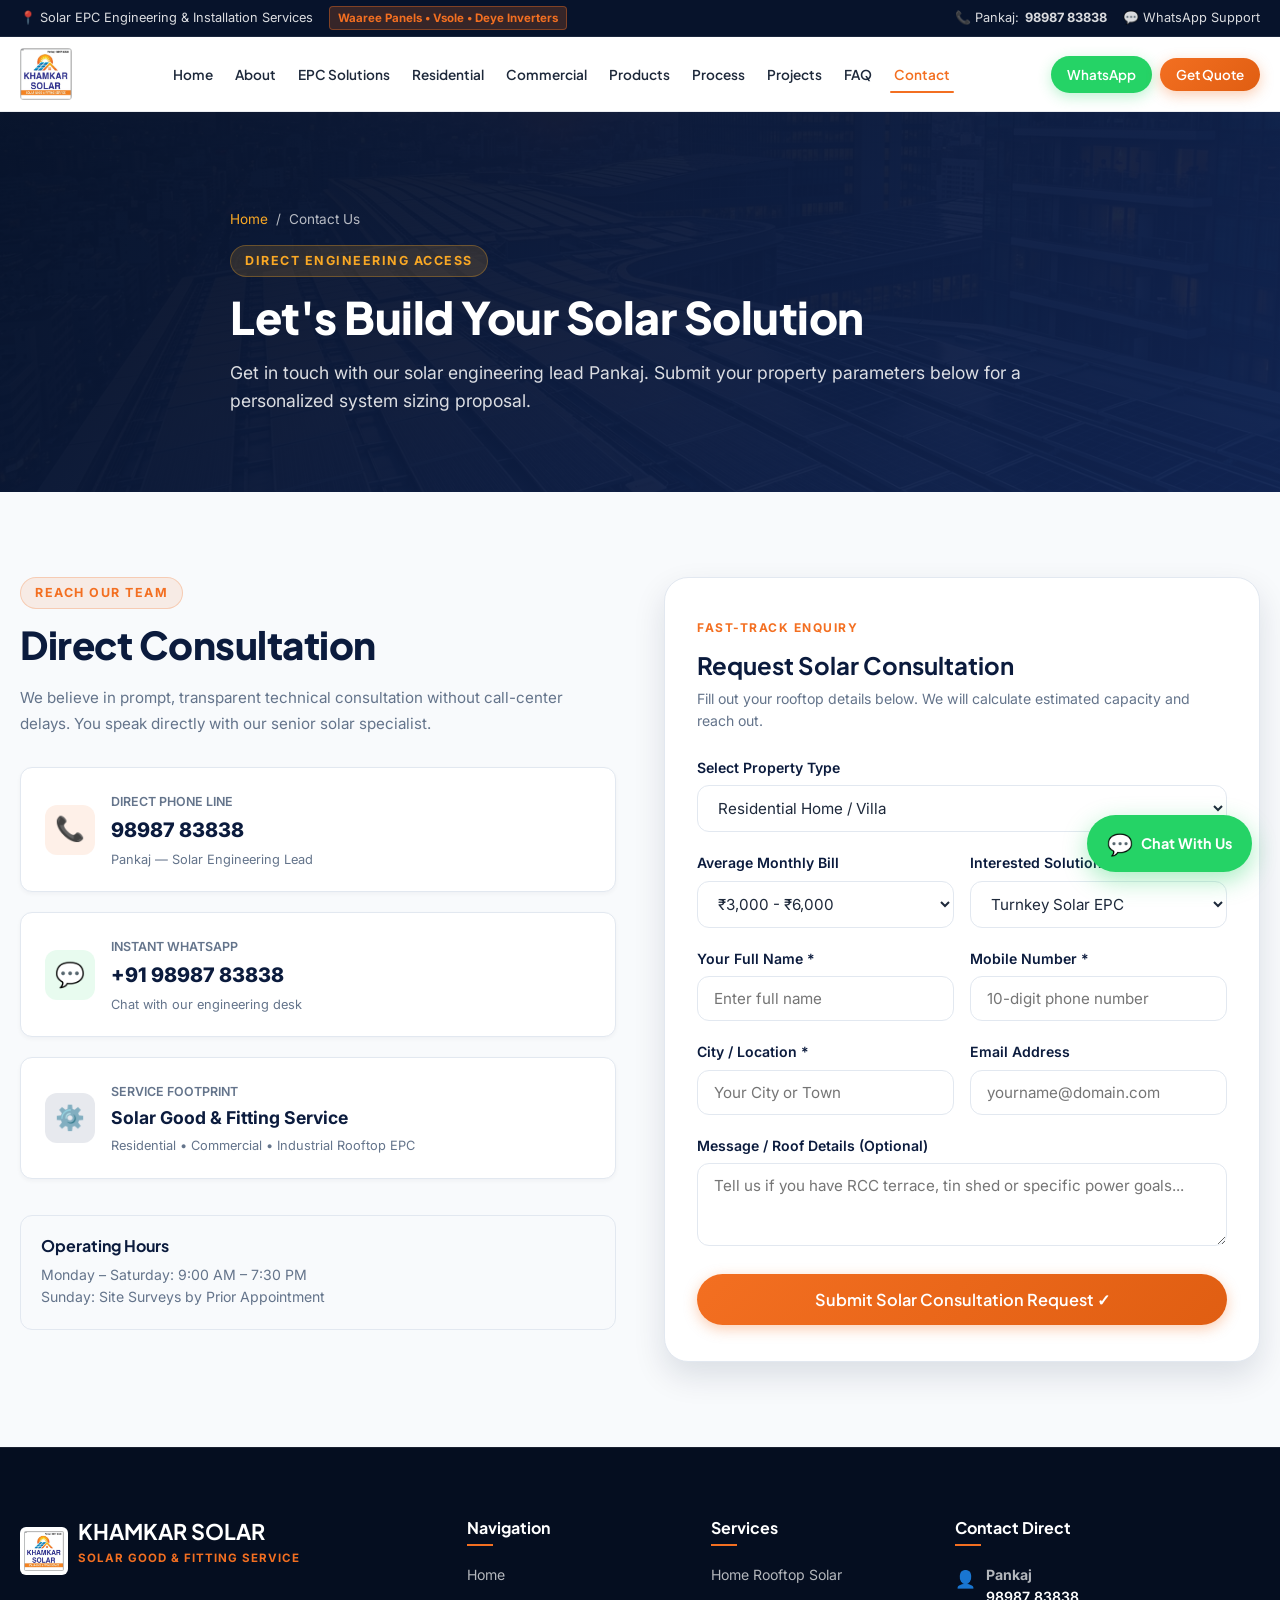
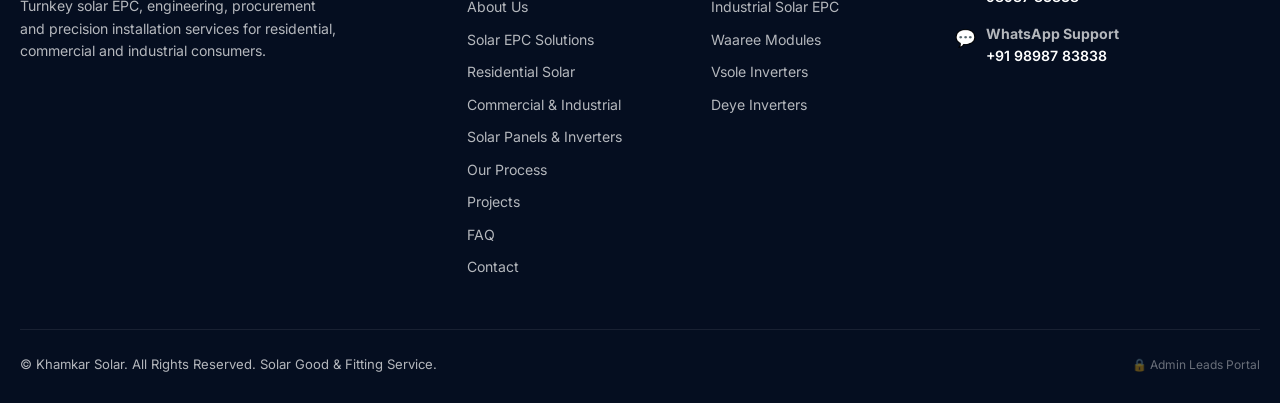
<file: contact.html>
<!DOCTYPE html>
<html lang="en">
<head>
  <meta charset="UTF-8">
  <meta name="viewport" content="width=device-width, initial-scale=1.0">
  <title>Contact Us & Get Free Quote | Khamkar Solar EPC</title>
  <meta name="description" content="Contact Khamkar Solar for residential, commercial and industrial solar rooftop EPC enquiries. Direct line with Pankaj at 98987 83838.">
  <link rel="icon" href="assets/images/khamkar-solar-logo.png" type="image/png">
  <link rel="stylesheet" href="css/style.css">
  <link rel="stylesheet" href="css/components.css">
</head>
<body>

  <!-- Topbar -->
  <div class="topbar">
    <div class="container topbar-content">
      <div class="topbar-left">
        <span class="topbar-link">📍 Solar EPC Engineering & Installation Services</span>
        <span class="topbar-badge">Waaree Panels • Vsole • Deye Inverters</span>
      </div>
      <div class="topbar-right">
        <a href="tel:9898783838" class="topbar-link">📞 Pankaj: <strong>98987 83838</strong></a>
        <a href="https://wa.me/919898783838" target="_blank" class="topbar-link">💬 WhatsApp Support</a>
      </div>
    </div>
  </div>

  <!-- Header -->
  <header class="main-header">
    <div class="container header-container">
      <a href="index.html" class="brand-logo-wrap">
        <img src="assets/images/khamkar-solar-logo.png" alt="Khamkar Solar - Solar Good & Fitting Service" class="brand-logo-img">
      </a>

      <!-- Desktop Nav -->
      <nav class="nav-menu">
        <a href="index.html" class="nav-link">Home</a>
        <a href="about.html" class="nav-link">About</a>
        <a href="solutions.html" class="nav-link">EPC Solutions</a>
        <a href="residential.html" class="nav-link">Residential</a>
        <a href="commercial.html" class="nav-link">Commercial</a>
        <a href="products.html" class="nav-link">Products</a>
        <a href="process.html" class="nav-link">Process</a>
        <a href="projects.html" class="nav-link">Projects</a>
        <a href="faq.html" class="nav-link">FAQ</a>
        <a href="contact.html" class="nav-link active">Contact</a>
      </nav>

      <!-- Header CTAs -->
      <div class="header-actions">
        <a href="https://wa.me/919898783838" target="_blank" class="btn btn-whatsapp btn-sm">WhatsApp</a>
        <button class="btn btn-primary btn-sm btn-open-quote-modal">Get Quote</button>
        <button class="mobile-nav-toggle" aria-label="Toggle navigation">☰</button>
      </div>
    </div>
  </header>

  <div class="mobile-drawer-backdrop"></div>
  <aside class="mobile-nav-drawer">
    <div>
      <div class="mobile-drawer-header">
        <a href="index.html" class="brand-logo-wrap">
          <img src="assets/images/khamkar-solar-logo.png" alt="Khamkar Solar" style="height: 46px;">
        </a>
        <button class="mobile-drawer-close" aria-label="Close menu">✕</button>
      </div>
      <nav class="mobile-nav-list">
        <a href="index.html">Home</a>
        <a href="about.html">About</a>
        <a href="solutions.html">EPC Solutions</a>
        <a href="residential.html">Residential</a>
        <a href="commercial.html">Commercial</a>
        <a href="products.html">Products</a>
        <a href="process.html">Process</a>
        <a href="projects.html">Projects</a>
        <a href="faq.html">FAQ</a>
        <a href="contact.html" class="active">Contact</a>
      </nav>
    </div>
    <div class="mobile-drawer-footer">
      <a href="tel:9898783838" class="btn btn-secondary btn-sm">📞 Call: 98987 83838</a>
      <button class="btn btn-primary btn-sm btn-open-quote-modal">Get Free Solar Quote</button>
    </div>
  </aside>

  <!-- Page Hero -->
  <section class="page-hero">
    <img src="assets/images/hero-solar-sunset.jpg" alt="Contact Khamkar Solar" class="page-hero-bg">
    <div class="page-hero-overlay"></div>
    <div class="container">
      <div class="page-hero-content">
        <div class="breadcrumb">
          <a href="index.html">Home</a> <span>/</span> <span>Contact Us</span>
        </div>
        <span class="eyebrow eyebrow-light eyebrow-pill">Direct Engineering Access</span>
        <h1 class="page-hero-title">Let's Build Your Solar Solution</h1>
        <p class="page-hero-desc">
          Get in touch with our solar engineering lead Pankaj. Submit your property parameters below for a personalized system sizing proposal.
        </p>
      </div>
    </div>
  </section>

  <!-- Contact Split Section -->
  <section class="section">
    <div class="container">
      <div class="split-screen" style="align-items: start; gap: 48px;">
        
        <!-- Left: Direct Contact Information -->
        <div>
          <span class="eyebrow eyebrow-pill">Reach Our Team</span>
          <h2 class="section-title">Direct Consultation</h2>
          <p style="color: var(--color-text-muted); font-size: 0.95rem; line-height: 1.7; margin-bottom: 30px;">
            We believe in prompt, transparent technical consultation without call-center delays. You speak directly with our senior solar specialist.
          </p>

          <div style="display: flex; flex-direction: column; gap: 20px; margin-bottom: 36px;">
            <!-- Contact Card 1 -->
            <div style="background: #FFFFFF; border: 1px solid var(--color-border); padding: 20px 24px; border-radius: var(--radius-md); box-shadow: var(--shadow-sm); display: flex; align-items: center; gap: 16px;">
              <div style="width: 50px; height: 50px; background: rgba(243, 111, 33, 0.1); color: var(--color-accent-orange); border-radius: 12px; display: flex; align-items: center; justify-content: center; font-size: 1.5rem; flex-shrink: 0;">
                📞
              </div>
              <div>
                <span style="font-size: 0.78rem; color: var(--color-text-muted); font-weight: 600; text-transform: uppercase;">Direct Phone Line</span>
                <div style="font-size: 1.25rem; font-weight: 800; color: var(--color-primary);">
                  <a href="tel:9898783838">98987 83838</a>
                </div>
                <span style="font-size: 0.8rem; color: var(--color-text-muted);">Pankaj — Solar Engineering Lead</span>
              </div>
            </div>

            <!-- Contact Card 2 -->
            <div style="background: #FFFFFF; border: 1px solid var(--color-border); padding: 20px 24px; border-radius: var(--radius-md); box-shadow: var(--shadow-sm); display: flex; align-items: center; gap: 16px;">
              <div style="width: 50px; height: 50px; background: rgba(37, 211, 102, 0.1); color: #25D366; border-radius: 12px; display: flex; align-items: center; justify-content: center; font-size: 1.5rem; flex-shrink: 0;">
                💬
              </div>
              <div>
                <span style="font-size: 0.78rem; color: var(--color-text-muted); font-weight: 600; text-transform: uppercase;">Instant WhatsApp</span>
                <div style="font-size: 1.25rem; font-weight: 800; color: var(--color-primary);">
                  <a href="https://wa.me/919898783838?text=Hello%20Pankaj,%20I%20want%20to%20consult%20regarding%20solar." target="_blank">+91 98987 83838</a>
                </div>
                <span style="font-size: 0.8rem; color: var(--color-text-muted);">Chat with our engineering desk</span>
              </div>
            </div>

            <!-- Contact Card 3 -->
            <div style="background: #FFFFFF; border: 1px solid var(--color-border); padding: 20px 24px; border-radius: var(--radius-md); box-shadow: var(--shadow-sm); display: flex; align-items: center; gap: 16px;">
              <div style="width: 50px; height: 50px; background: rgba(19, 39, 88, 0.1); color: var(--color-primary-navy); border-radius: 12px; display: flex; align-items: center; justify-content: center; font-size: 1.5rem; flex-shrink: 0;">
                ⚙️
              </div>
              <div>
                <span style="font-size: 0.78rem; color: var(--color-text-muted); font-weight: 600; text-transform: uppercase;">Service Footprint</span>
                <div style="font-size: 1.1rem; font-weight: 700; color: var(--color-primary);">
                  Solar Good & Fitting Service
                </div>
                <span style="font-size: 0.8rem; color: var(--color-text-muted);">Residential • Commercial • Industrial Rooftop EPC</span>
              </div>
            </div>
          </div>

          <div style="background: #F8FAFC; border-radius: var(--radius-md); padding: 20px; border: 1px solid var(--color-border);">
            <h4 style="font-size: 1rem; margin-bottom: 8px; color: var(--color-primary);">Operating Hours</h4>
            <p style="font-size: 0.88rem; color: var(--color-text-muted); line-height: 1.6;">
              Monday – Saturday: 9:00 AM – 7:30 PM<br>
              Sunday: Site Surveys by Prior Appointment
            </p>
          </div>
        </div>

        <!-- Right: Dedicated On-Page Consultation Form -->
        <div style="background: #FFFFFF; border-radius: var(--radius-xl); padding: 36px 32px; box-shadow: var(--shadow-lg); border: 1px solid var(--color-border);">
          <span class="eyebrow" style="font-size: 0.75rem;">Fast-Track Enquiry</span>
          <h3 style="font-size: 1.5rem; margin-bottom: 8px; color: var(--color-primary);">Request Solar Consultation</h3>
          <p style="font-size: 0.88rem; color: var(--color-text-muted); margin-bottom: 24px;">
            Fill out your rooftop details below. We will calculate estimated capacity and reach out.
          </p>

          <form id="contactPageForm">
            <div class="form-field">
              <label>Select Property Type</label>
              <select id="contactPropType" required>
                <option value="Residential" selected>Residential Home / Villa</option>
                <option value="Commercial">Commercial Office / Mall / Hotel</option>
                <option value="Industrial">Industrial Factory / Warehouse</option>
              </select>
            </div>

            <div class="grid-2" style="gap: 16px;">
              <div class="form-field">
                <label>Average Monthly Bill</label>
                <select id="contactBillRange">
                  <option value="Under ₹3,000">Under ₹3,000</option>
                  <option value="₹3,000 - ₹6,000" selected>₹3,000 - ₹6,000</option>
                  <option value="₹6,000 - ₹12,000">₹6,000 - ₹12,000</option>
                  <option value="₹12,000 - ₹25,000">₹12,000 - ₹25,000</option>
                  <option value="Above ₹25,000">Above ₹25,000</option>
                </select>
              </div>

              <div class="form-field">
                <label>Interested Solution</label>
                <select id="contactSolution">
                  <option value="Solar EPC Rooftop" selected>Turnkey Solar EPC</option>
                  <option value="Waaree Solar Panels">Waaree Solar Panels</option>
                  <option value="Vsole Inverters">Vsole Inverters</option>
                  <option value="Deye Inverters">Deye Inverters</option>
                  <option value="Site Survey">Site Survey & Feasibility</option>
                </select>
              </div>
            </div>

            <div class="grid-2" style="gap: 16px;">
              <div class="form-field">
                <label>Your Full Name *</label>
                <input type="text" id="contactName" required placeholder="Enter full name">
              </div>

              <div class="form-field">
                <label>Mobile Number *</label>
                <input type="tel" id="contactPhone" required placeholder="10-digit phone number">
              </div>
            </div>

            <div class="grid-2" style="gap: 16px;">
              <div class="form-field">
                <label>City / Location *</label>
                <input type="text" id="contactCity" required placeholder="Your City or Town">
              </div>

              <div class="form-field">
                <label>Email Address</label>
                <input type="email" id="contactEmail" placeholder="yourname@domain.com">
              </div>
            </div>

            <div class="form-field">
              <label>Message / Roof Details (Optional)</label>
              <textarea id="contactMessage" rows="3" placeholder="Tell us if you have RCC terrace, tin shed or specific power goals..."></textarea>
            </div>

            <button type="submit" class="btn btn-primary btn-lg" style="width: 100%;">
              Submit Solar Consultation Request ✓
            </button>
          </form>

          <!-- Success Alert on Page -->
          <div id="contactFormSuccess" style="display: none; background: #ECFDF5; border: 1.5px solid #10B981; border-radius: var(--radius-md); padding: 20px; text-align: center; margin-top: 20px;">
            <div style="font-size: 1.8rem; color: #10B981; margin-bottom: 6px;">✓</div>
            <h4 style="color: #065F46; font-size: 1.1rem; margin-bottom: 6px;">Request Submitted Successfully!</h4>
            <p style="color: #047857; font-size: 0.88rem; margin-bottom: 16px;">
              Pankaj and our engineering team will review your roof sizing requirements and get back to you shortly.
            </p>
            <a href="#" id="contactWaFastTrack" target="_blank" class="btn btn-whatsapp btn-sm">
              💬 Fast-Track on WhatsApp
            </a>
          </div>
        </div>

      </div>
    </div>
  </section>

  <!-- Footer -->
  <footer class="main-footer">
    <div class="container">
      <div class="footer-grid">
        <div class="footer-brand">
          <div style="display: flex; align-items: center; gap: 10px; margin-bottom: 12px;">
            <img src="assets/images/khamkar-solar-logo.png" alt="Khamkar Solar" style="height: 48px; background: #FFF; padding: 4px; border-radius: 6px;">
            <div>
              <h3>KHAMKAR SOLAR</h3>
              <div class="footer-tagline">SOLAR GOOD & FITTING SERVICE</div>
            </div>
          </div>
          <p>Turnkey solar EPC, engineering, procurement and precision installation services for residential, commercial and industrial consumers.</p>
        </div>
        <div>
          <h4 class="footer-heading">Navigation</h4>
          <div class="footer-links">
            <a href="index.html">Home</a>
            <a href="about.html">About Us</a>
            <a href="solutions.html">Solar EPC Solutions</a>
            <a href="residential.html">Residential Solar</a>
            <a href="commercial.html">Commercial & Industrial</a>
            <a href="products.html">Solar Panels & Inverters</a>
            <a href="process.html">Our Process</a>
            <a href="projects.html">Projects</a>
            <a href="faq.html">FAQ</a>
            <a href="contact.html">Contact</a>
          </div>
        </div>
        <div>
          <h4 class="footer-heading">Services</h4>
          <div class="footer-links">
            <a href="residential.html">Home Rooftop Solar</a>
            <a href="commercial.html">Industrial Solar EPC</a>
            <a href="products.html">Waaree Modules</a>
            <a href="products.html">Vsole Inverters</a>
            <a href="products.html">Deye Inverters</a>
          </div>
        </div>
        <div>
          <h4 class="footer-heading">Contact Direct</h4>
          <div class="footer-contact-item">
            <span class="footer-contact-icon">👤</span>
            <div><strong>Pankaj</strong><br><a href="tel:9898783838">98987 83838</a></div>
          </div>
          <div class="footer-contact-item">
            <span class="footer-contact-icon">💬</span>
            <div><strong>WhatsApp Support</strong><br><a href="https://wa.me/919898783838" target="_blank">+91 98987 83838</a></div>
          </div>
        </div>
      </div>
      <div class="footer-bottom">
        <div>© Khamkar Solar. All Rights Reserved. Solar Good & Fitting Service.</div>
        <div><a href="#" id="openAdminLeads" class="footer-admin-btn">🔒 Admin Leads Portal</a></div>
      </div>
    </div>
  </footer>

  <!-- Global Modal & Drawer -->
  <div class="modal-backdrop" id="quoteModal">
    <div class="quote-modal-card">
      <div class="quote-modal-header">
        <button class="quote-modal-close" aria-label="Close modal">✕</button>
        <span class="eyebrow eyebrow-light" style="font-size: 0.75rem;">KHAMKAR SOLAR EPC</span>
        <h3 style="color: #FFF; font-size: 1.4rem;">Get Free Solar Sizing Quote</h3>
        <div class="quote-step-indicators">
          <div class="step-node active">1</div>
          <div class="step-node">2</div>
          <div class="step-node">3</div>
          <div class="step-node">4</div>
          <div class="step-node">5</div>
        </div>
      </div>
      <div class="quote-modal-body">
        <div class="quote-form-wizard">
          <form id="multiStepQuoteForm">
            <div class="quote-step-pane active" data-step="1">
              <h3>Select Property Type</h3>
              <div class="radio-selection-grid">
                <label class="radio-box-option selected"><input type="radio" name="propertyType" value="Residential" checked><div class="radio-box-icon">🏡</div><span class="radio-box-label">Residential</span></label>
                <label class="radio-box-option"><input type="radio" name="propertyType" value="Commercial"><div class="radio-box-icon">🏢</div><span class="radio-box-label">Commercial</span></label>
                <label class="radio-box-option"><input type="radio" name="propertyType" value="Industrial"><div class="radio-box-icon">🏭</div><span class="radio-box-label">Industrial</span></label>
              </div>
            </div>
            <div class="quote-step-pane" data-step="2">
              <h3>Monthly Bill Range</h3>
              <div class="form-field">
                <select id="quoteBillRange">
                  <option value="₹3,000 - ₹6,000" selected>₹3,000 - ₹6,000 / month</option>
                  <option value="₹6,000 - ₹12,000">₹6,000 - ₹12,000 / month</option>
                  <option value="Above ₹12,000">Above ₹12,000 / month</option>
                </select>
              </div>
            </div>
            <div class="quote-step-pane" data-step="3">
              <h3>Location</h3>
              <div class="form-field"><input type="text" id="quoteCity" placeholder="City or Town"></div>
            </div>
            <div class="quote-step-pane" data-step="4">
              <h3>Contact Details</h3>
              <div class="form-field"><label>Name *</label><input type="text" id="quoteName" required placeholder="Name"></div>
              <div class="form-field"><label>Phone *</label><input type="tel" id="quotePhone" required placeholder="Mobile number"></div>
            </div>
            <div class="quote-step-pane" data-step="5">
              <h3>Requirement</h3>
              <div class="form-field"><select id="quoteRequirement"><option value="Solar EPC Rooftop">Solar EPC Rooftop</option></select></div>
            </div>
            <div class="quote-modal-footer">
              <button type="button" class="btn btn-outline-navy btn-sm" id="quoteBtnPrev" style="display: none;">← Back</button>
              <div style="margin-left: auto;">
                <button type="button" class="btn btn-primary" id="quoteBtnNext">Continue →</button>
                <button type="submit" class="btn btn-primary" id="quoteBtnSubmit" style="display: none;">Submit Quote ✓</button>
              </div>
            </div>
          </form>
        </div>
        <div class="quote-success-state" style="display: none;">
          <div class="quote-success-icon">✓</div>
          <h3>Thank You!</h3>
          <p>We will contact you shortly.</p>
          <a href="#" target="_blank" class="btn btn-whatsapp btn-wa-submit">💬 Fast-Track on WhatsApp</a>
        </div>
      </div>
    </div>
  </div>

  <a href="https://wa.me/919898783838" target="_blank" class="whatsapp-float-btn" aria-label="Chat on WhatsApp">
    <span class="whatsapp-float-icon">💬</span><span>Chat With Us</span>
  </a>
  <div class="mobile-call-bar">
    <div class="mobile-call-bar-grid">
      <a href="tel:9898783838" class="btn btn-secondary btn-sm" style="background: var(--color-primary); color: #FFF;">📞 Call</a>
      <a href="https://wa.me/919898783838" target="_blank" class="btn btn-whatsapp btn-sm">💬 WhatsApp</a>
    </div>
  </div>

  <div class="admin-drawer" id="adminDrawer">
    <div class="admin-drawer-header">
      <div><h3 style="color: #FFF;">CMS & Lead Storage</h3></div>
      <button id="closeAdminDrawer" style="color: #FFF;">✕</button>
    </div>
    <div class="admin-drawer-body"><div id="adminLeadsList"></div></div>
  </div>

  <script src="js/main.js"></script>
  <script>
    // Handle on-page contact form
    const contactForm = document.querySelector('#contactPageForm');
    if (contactForm) {
      contactForm.addEventListener('submit', (e) => {
        e.preventDefault();
        const data = {
          propertyType: document.querySelector('#contactPropType')?.value || 'Residential',
          billRange: document.querySelector('#contactBillRange')?.value || '₹3,000 - ₹6,000',
          requirement: document.querySelector('#contactSolution')?.value || 'Solar EPC',
          name: document.querySelector('#contactName')?.value || 'Customer',
          phone: document.querySelector('#contactPhone')?.value || '',
          city: document.querySelector('#contactCity')?.value || '',
          email: document.querySelector('#contactEmail')?.value || '',
          message: document.querySelector('#contactMessage')?.value || '',
          date: new Date().toLocaleString()
        };

        saveLead(data);

        contactForm.style.display = 'none';
        const successBlock = document.querySelector('#contactFormSuccess');
        if (successBlock) {
          successBlock.style.display = 'block';
          const waBtn = document.querySelector('#contactWaFastTrack');
          if (waBtn) {
            const waMsg = `Hello Pankaj, I have submitted a consultation request on the website.%0A*Name:* ${encodeURIComponent(data.name)}%0A*Phone:* ${encodeURIComponent(data.phone)}%0A*City:* ${encodeURIComponent(data.city)}%0A*Property:* ${encodeURIComponent(data.propertyType)}%0A*Bill:* ${encodeURIComponent(data.billRange)}%0A*Requirement:* ${encodeURIComponent(data.requirement)}`;
            waBtn.href = `https://wa.me/919898783838?text=${waMsg}`;
          }
        }
      });
    }
  </script>
</body>
</html>
</file>
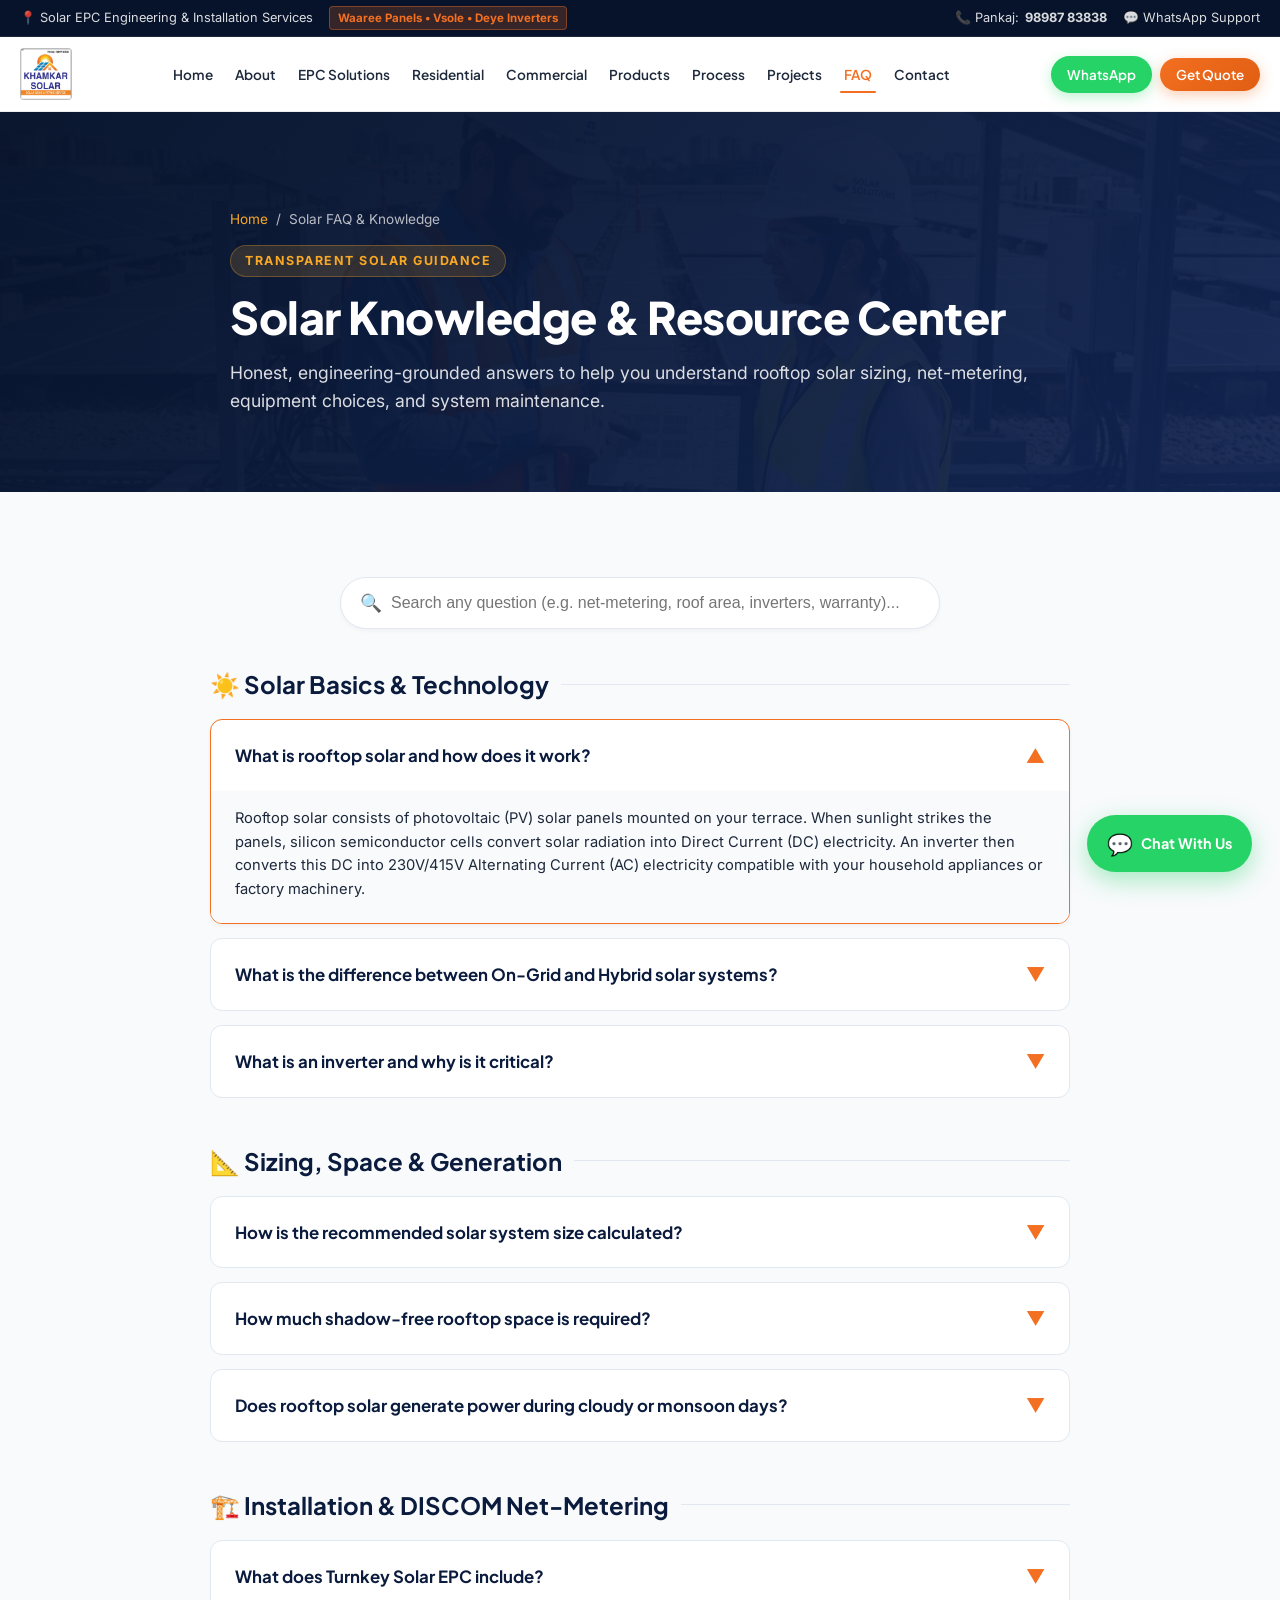
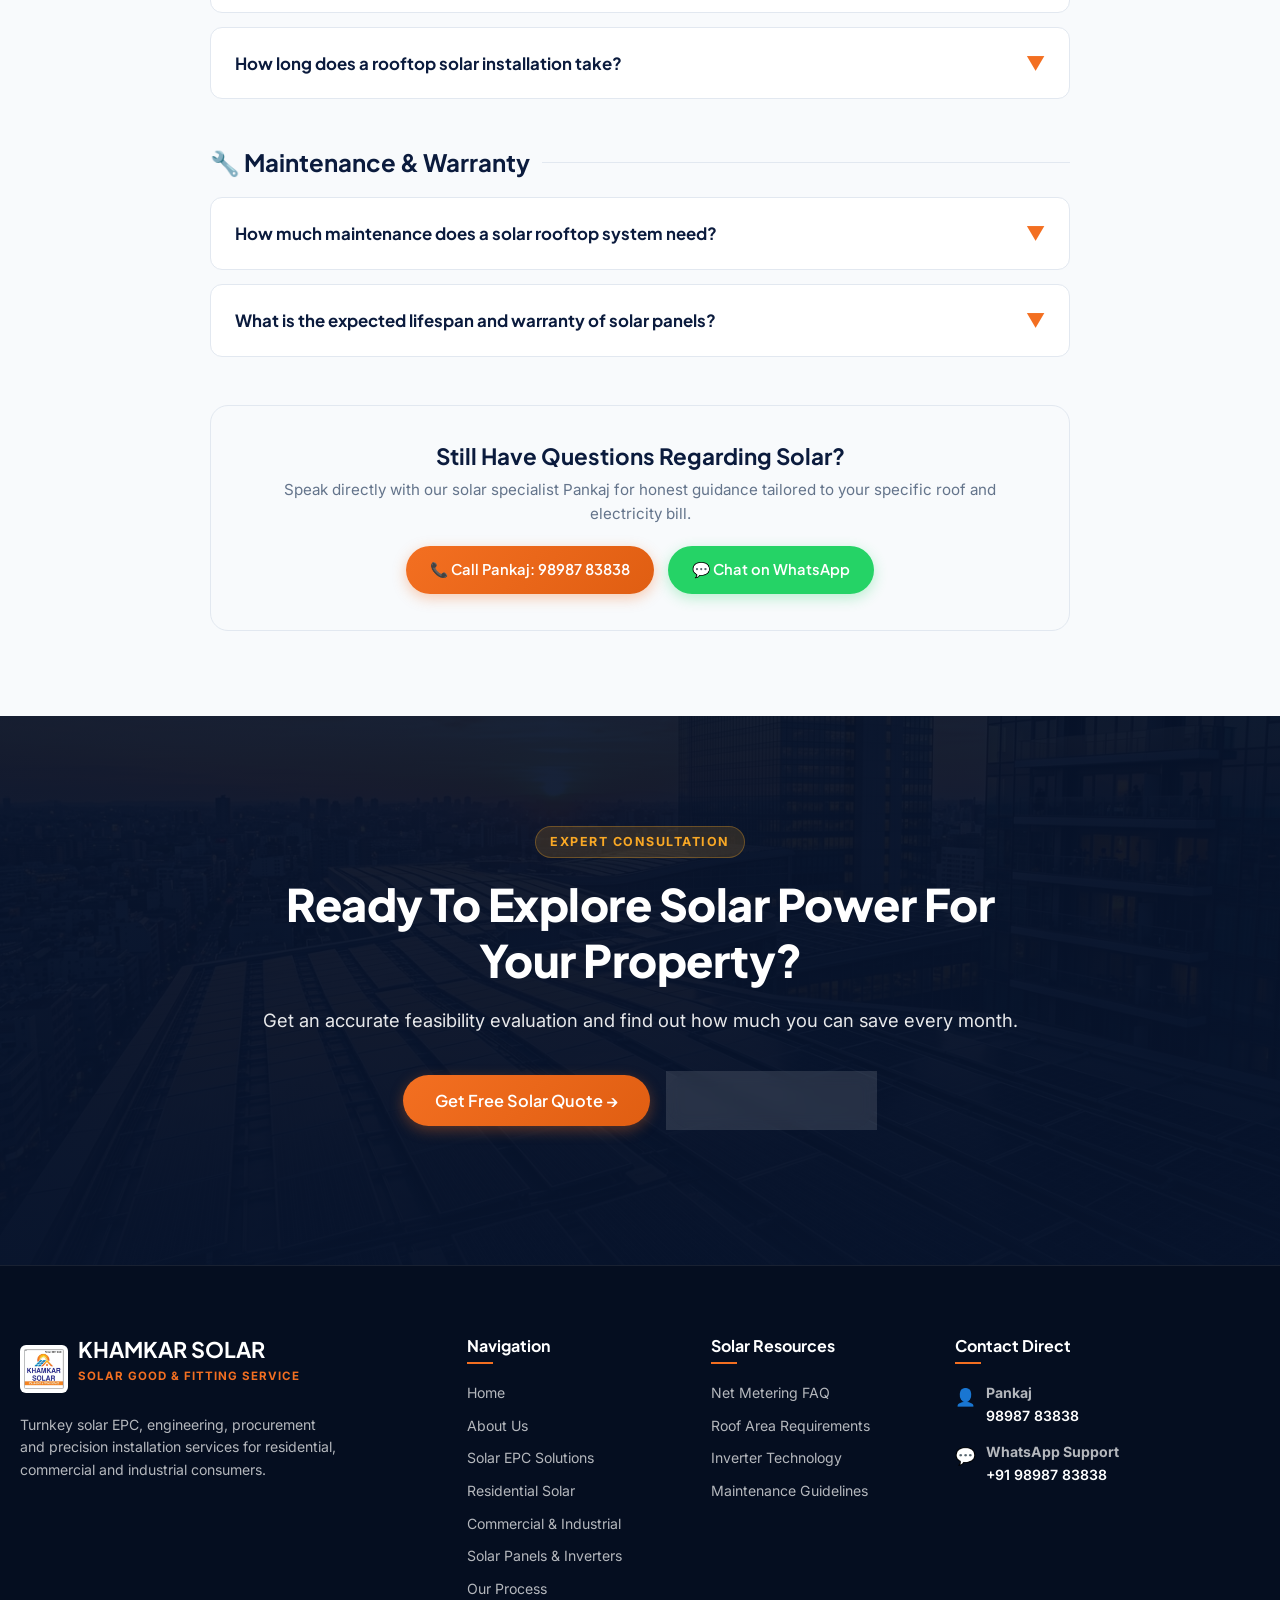
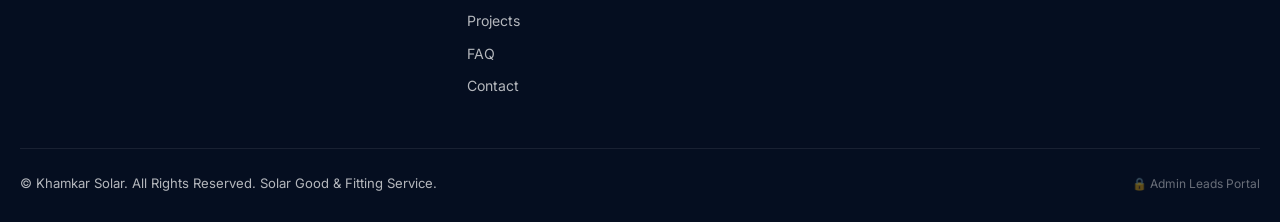
<file: faq.html>
<!DOCTYPE html>
<html lang="en">
<head>
  <meta charset="UTF-8">
  <meta name="viewport" content="width=device-width, initial-scale=1.0">
  <title>Solar Knowledge & FAQ | Khamkar Solar — Solar Resource Center</title>
  <meta name="description" content="Get expert answers to common solar questions: rooftop sizing, net-metering, Waaree solar panels, inverters, installation timelines, and maintenance.">
  <link rel="icon" href="assets/images/khamkar-solar-logo.png" type="image/png">
  <link rel="stylesheet" href="css/style.css">
  <link rel="stylesheet" href="css/components.css">
</head>
<body>

  <!-- Topbar -->
  <div class="topbar">
    <div class="container topbar-content">
      <div class="topbar-left">
        <span class="topbar-link">📍 Solar EPC Engineering & Installation Services</span>
        <span class="topbar-badge">Waaree Panels • Vsole • Deye Inverters</span>
      </div>
      <div class="topbar-right">
        <a href="tel:9898783838" class="topbar-link">📞 Pankaj: <strong>98987 83838</strong></a>
        <a href="https://wa.me/919898783838" target="_blank" class="topbar-link">💬 WhatsApp Support</a>
      </div>
    </div>
  </div>

  <!-- Header -->
  <header class="main-header">
    <div class="container header-container">
      <a href="index.html" class="brand-logo-wrap">
        <img src="assets/images/khamkar-solar-logo.png" alt="Khamkar Solar - Solar Good & Fitting Service" class="brand-logo-img">
      </a>

      <!-- Desktop Nav -->
      <nav class="nav-menu">
        <a href="index.html" class="nav-link">Home</a>
        <a href="about.html" class="nav-link">About</a>
        <a href="solutions.html" class="nav-link">EPC Solutions</a>
        <a href="residential.html" class="nav-link">Residential</a>
        <a href="commercial.html" class="nav-link">Commercial</a>
        <a href="products.html" class="nav-link">Products</a>
        <a href="process.html" class="nav-link">Process</a>
        <a href="projects.html" class="nav-link">Projects</a>
        <a href="faq.html" class="nav-link active">FAQ</a>
        <a href="contact.html" class="nav-link">Contact</a>
      </nav>

      <!-- Header CTAs -->
      <div class="header-actions">
        <a href="https://wa.me/919898783838" target="_blank" class="btn btn-whatsapp btn-sm">WhatsApp</a>
        <button class="btn btn-primary btn-sm btn-open-quote-modal">Get Quote</button>
        <button class="mobile-nav-toggle" aria-label="Toggle navigation">☰</button>
      </div>
    </div>
  </header>

  <div class="mobile-drawer-backdrop"></div>
  <aside class="mobile-nav-drawer">
    <div>
      <div class="mobile-drawer-header">
        <a href="index.html" class="brand-logo-wrap">
          <img src="assets/images/khamkar-solar-logo.png" alt="Khamkar Solar" style="height: 46px;">
        </a>
        <button class="mobile-drawer-close" aria-label="Close menu">✕</button>
      </div>
      <nav class="mobile-nav-list">
        <a href="index.html">Home</a>
        <a href="about.html">About</a>
        <a href="solutions.html">EPC Solutions</a>
        <a href="residential.html">Residential</a>
        <a href="commercial.html">Commercial</a>
        <a href="products.html">Products</a>
        <a href="process.html">Process</a>
        <a href="projects.html">Projects</a>
        <a href="faq.html" class="active">FAQ</a>
        <a href="contact.html">Contact</a>
      </nav>
    </div>
    <div class="mobile-drawer-footer">
      <a href="tel:9898783838" class="btn btn-secondary btn-sm">📞 Call: 98987 83838</a>
      <button class="btn btn-primary btn-sm btn-open-quote-modal">Get Free Solar Quote</button>
    </div>
  </aside>

  <!-- Page Hero -->
  <section class="page-hero">
    <img src="assets/images/hero-solar-engineers.jpg" alt="Solar Knowledge Resource Center" class="page-hero-bg">
    <div class="page-hero-overlay"></div>
    <div class="container">
      <div class="page-hero-content">
        <div class="breadcrumb">
          <a href="index.html">Home</a> <span>/</span> <span>Solar FAQ & Knowledge</span>
        </div>
        <span class="eyebrow eyebrow-light eyebrow-pill">Transparent Solar Guidance</span>
        <h1 class="page-hero-title">Solar Knowledge & Resource Center</h1>
        <p class="page-hero-desc">
          Honest, engineering-grounded answers to help you understand rooftop solar sizing, net-metering, equipment choices, and system maintenance.
        </p>
      </div>
    </div>
  </section>

  <!-- FAQ Accordion Section -->
  <section class="section">
    <div class="container" style="max-width: 900px;">
      
      <!-- Live Search Bar -->
      <div class="faq-search-box">
        <span class="faq-search-icon">🔍</span>
        <input type="text" id="faqSearchInput" class="faq-search-input" placeholder="Search any question (e.g. net-metering, roof area, inverters, warranty)...">
      </div>

      <!-- Category 1: Solar Basics -->
      <div class="faq-category-block">
        <h3 class="faq-cat-title">☀️ Solar Basics & Technology</h3>

        <div class="faq-accordion-item active">
          <div class="faq-accordion-header">
            <h4>What is rooftop solar and how does it work?</h4>
            <span class="faq-icon-arrow">▼</span>
          </div>
          <div class="faq-accordion-body">
            <p>Rooftop solar consists of photovoltaic (PV) solar panels mounted on your terrace. When sunlight strikes the panels, silicon semiconductor cells convert solar radiation into Direct Current (DC) electricity. An inverter then converts this DC into 230V/415V Alternating Current (AC) electricity compatible with your household appliances or factory machinery.</p>
          </div>
        </div>

        <div class="faq-accordion-item">
          <div class="faq-accordion-header">
            <h4>What is the difference between On-Grid and Hybrid solar systems?</h4>
            <span class="faq-icon-arrow">▼</span>
          </div>
          <div class="faq-accordion-body">
            <p><strong>On-Grid (Grid-Tied):</strong> Connected directly with your state electricity utility grid via a bi-directional net meter. Excess solar power is exported to the grid for tariff credits. It has the highest ROI and lowest maintenance.<br><br><strong>Hybrid:</strong> Features battery energy storage alongside grid connectivity. It provides backup power during grid blackouts while still supporting net-metering.</p>
          </div>
        </div>

        <div class="faq-accordion-item">
          <div class="faq-accordion-header">
            <h4>What is an inverter and why is it critical?</h4>
            <span class="faq-icon-arrow">▼</span>
          </div>
          <div class="faq-accordion-body">
            <p>The solar inverter is the brain of your solar installation. It optimizes generation through Maximum Power Point Tracking (MPPT), converts DC power to clean AC electricity, synchronizes voltage frequency with the utility grid, and protects against voltage surges, ground faults, and anti-islanding conditions.</p>
          </div>
        </div>
      </div>

      <!-- Category 2: Sizing & Planning -->
      <div class="faq-category-block">
        <h3 class="faq-cat-title">📐 Sizing, Space & Generation</h3>

        <div class="faq-accordion-item">
          <div class="faq-accordion-header">
            <h4>How is the recommended solar system size calculated?</h4>
            <span class="faq-icon-arrow">▼</span>
          </div>
          <div class="faq-accordion-body">
            <p>We analyze your past 12-month electricity bills to calculate your average monthly unit consumption. In most parts of India, 1 kW of rooftop solar generates approximately 120 to 130 units (kWh) of electricity per month (approx. 4 to 4.3 units per day). If your monthly consumption is 600 units, a 5 kW solar system is recommended.</p>
          </div>
        </div>

        <div class="faq-accordion-item">
          <div class="faq-accordion-header">
            <h4>How much shadow-free rooftop space is required?</h4>
            <span class="faq-icon-arrow">▼</span>
          </div>
          <div class="faq-accordion-body">
            <p>Typically, 1 kW of solar panels requires approximately 80 to 100 square feet of shadow-free rooftop area. A 3 kW system needs around 250–300 sq.ft, while a 10 kW system requires about 800–1000 sq.ft. We also fabricate high-elevation structures so you can retain usable roof space underneath.</p>
          </div>
        </div>

        <div class="faq-accordion-item">
          <div class="faq-accordion-header">
            <h4>Does rooftop solar generate power during cloudy or monsoon days?</h4>
            <span class="faq-icon-arrow">▼</span>
          </div>
          <div class="faq-accordion-body">
            <p>Yes. Solar panels generate power from ambient light (diffused radiation) even on overcast days, producing around 25% to 40% of their peak capacity. During heavy rain, you automatically draw any required balance power from the utility grid seamlessly.</p>
          </div>
        </div>
      </div>

      <!-- Category 3: Installation & EPC -->
      <div class="faq-category-block">
        <h3 class="faq-cat-title">🏗️ Installation & DISCOM Net-Metering</h3>

        <div class="faq-accordion-item">
          <div class="faq-accordion-header">
            <h4>What does Turnkey Solar EPC include?</h4>
            <span class="faq-icon-arrow">▼</span>
          </div>
          <div class="faq-accordion-body">
            <p>Turnkey EPC covers every stage: on-site shadow assessment, 3D structural CAD drafting, Tier-1 Waaree modules and Vsole/Deye inverters supply, heavy-duty galvanized structural fabrication, ACDB/DCDB protection switchgear, chemical earthing pits, electrical wiring, DISCOM liaison, and bi-directional meter commissioning.</p>
          </div>
        </div>

        <div class="faq-accordion-item">
          <div class="faq-accordion-header">
            <h4>How long does a rooftop solar installation take?</h4>
            <span class="faq-icon-arrow">▼</span>
          </div>
          <div class="faq-accordion-body">
            <p>Physical rooftop installation for a residential system (3 kW to 10 kW) typically takes 2 to 4 working days. Commercial projects take 1 to 3 weeks depending on size. DISCOM net-meter inspection and bi-directional meter installation generally takes 2 to 4 weeks depending on regional utility schedules.</p>
          </div>
        </div>
      </div>

      <!-- Category 4: Maintenance & Lifespan -->
      <div class="faq-category-block">
        <h3 class="faq-cat-title">🔧 Maintenance & Warranty</h3>

        <div class="faq-accordion-item">
          <div class="faq-accordion-header">
            <h4>How much maintenance does a solar rooftop system need?</h4>
            <span class="faq-icon-arrow">▼</span>
          </div>
          <div class="faq-accordion-body">
            <p>Solar PV systems have zero moving parts, making them extremely low maintenance. The primary requirement is cleaning panel surfaces with clean water every 10 to 15 days to remove accumulated dust and bird droppings. Khamkar Solar also provides annual electrical health checks.</p>
          </div>
        </div>

        <div class="faq-accordion-item">
          <div class="faq-accordion-header">
            <h4>What is the expected lifespan and warranty of solar panels?</h4>
            <span class="faq-icon-arrow">▼</span>
          </div>
          <div class="faq-accordion-body">
            <p>Tier-1 solar panels like Waaree come with a 25-year linear power performance warranty, guaranteeing at least 80–84% generation output after 25 years. Solar inverters typically come with 5 to 10 year manufacturer warranties with extended options.</p>
          </div>
        </div>
      </div>

      <!-- Expert Callout Card -->
      <div style="background: #F8FAFC; border: 1.5px solid var(--color-border); border-radius: var(--radius-lg); padding: 36px; text-align: center; margin-top: 40px;">
        <h3 style="font-size: 1.4rem; color: var(--color-primary); margin-bottom: 8px;">Still Have Questions Regarding Solar?</h3>
        <p style="color: var(--color-text-muted); font-size: 0.95rem; margin-bottom: 20px;">
          Speak directly with our solar specialist Pankaj for honest guidance tailored to your specific roof and electricity bill.
        </p>
        <div style="display: flex; gap: 14px; justify-content: center; flex-wrap: wrap;">
          <a href="tel:9898783838" class="btn btn-primary">📞 Call Pankaj: 98987 83838</a>
          <a href="https://wa.me/919898783838?text=Hello%20Khamkar%20Solar,%20I%20have%20a%20few%20questions%20regarding%20rooftop%20solar." target="_blank" class="btn btn-whatsapp">💬 Chat on WhatsApp</a>
        </div>
      </div>

    </div>
  </section>

  <!-- Grand CTA -->
  <section class="grand-cta-section">
    <img src="assets/images/hero-solar-sunset.jpg" alt="Sunset Solar Array" class="grand-cta-bg">
    <div class="grand-cta-overlay"></div>
    <div class="container">
      <div class="grand-cta-content">
        <span class="eyebrow eyebrow-light eyebrow-pill" style="margin-bottom: 18px;">Expert Consultation</span>
        <h2>Ready To Explore Solar Power For Your Property?</h2>
        <p>
          Get an accurate feasibility evaluation and find out how much you can save every month.
        </p>
        <div class="grand-cta-buttons">
          <button class="btn btn-primary btn-lg btn-open-quote-modal">Get Free Solar Quote →</button>
          <a href="contact.html" class="btn btn-secondary btn-lg">Contact Our Team</a>
        </div>
      </div>
    </div>
  </section>

  <!-- Footer -->
  <footer class="main-footer">
    <div class="container">
      <div class="footer-grid">
        <div class="footer-brand">
          <div style="display: flex; align-items: center; gap: 10px; margin-bottom: 12px;">
            <img src="assets/images/khamkar-solar-logo.png" alt="Khamkar Solar" style="height: 48px; background: #FFF; padding: 4px; border-radius: 6px;">
            <div>
              <h3>KHAMKAR SOLAR</h3>
              <div class="footer-tagline">SOLAR GOOD & FITTING SERVICE</div>
            </div>
          </div>
          <p>Turnkey solar EPC, engineering, procurement and precision installation services for residential, commercial and industrial consumers.</p>
        </div>
        <div>
          <h4 class="footer-heading">Navigation</h4>
          <div class="footer-links">
            <a href="index.html">Home</a>
            <a href="about.html">About Us</a>
            <a href="solutions.html">Solar EPC Solutions</a>
            <a href="residential.html">Residential Solar</a>
            <a href="commercial.html">Commercial & Industrial</a>
            <a href="products.html">Solar Panels & Inverters</a>
            <a href="process.html">Our Process</a>
            <a href="projects.html">Projects</a>
            <a href="faq.html">FAQ</a>
            <a href="contact.html">Contact</a>
          </div>
        </div>
        <div>
          <h4 class="footer-heading">Solar Resources</h4>
          <div class="footer-links">
            <a href="faq.html">Net Metering FAQ</a>
            <a href="faq.html">Roof Area Requirements</a>
            <a href="faq.html">Inverter Technology</a>
            <a href="faq.html">Maintenance Guidelines</a>
          </div>
        </div>
        <div>
          <h4 class="footer-heading">Contact Direct</h4>
          <div class="footer-contact-item">
            <span class="footer-contact-icon">👤</span>
            <div><strong>Pankaj</strong><br><a href="tel:9898783838">98987 83838</a></div>
          </div>
          <div class="footer-contact-item">
            <span class="footer-contact-icon">💬</span>
            <div><strong>WhatsApp Support</strong><br><a href="https://wa.me/919898783838" target="_blank">+91 98987 83838</a></div>
          </div>
        </div>
      </div>
      <div class="footer-bottom">
        <div>© Khamkar Solar. All Rights Reserved. Solar Good & Fitting Service.</div>
        <div><a href="#" id="openAdminLeads" class="footer-admin-btn">🔒 Admin Leads Portal</a></div>
      </div>
    </div>
  </footer>

  <!-- Modal and widgets -->
  <div class="modal-backdrop" id="quoteModal">
    <div class="quote-modal-card">
      <div class="quote-modal-header">
        <button class="quote-modal-close" aria-label="Close modal">✕</button>
        <span class="eyebrow eyebrow-light" style="font-size: 0.75rem;">KHAMKAR SOLAR EPC</span>
        <h3 style="color: #FFF; font-size: 1.4rem;">Get Free Solar Sizing Quote</h3>
        <div class="quote-step-indicators">
          <div class="step-node active">1</div>
          <div class="step-node">2</div>
          <div class="step-node">3</div>
          <div class="step-node">4</div>
          <div class="step-node">5</div>
        </div>
      </div>
      <div class="quote-modal-body">
        <div class="quote-form-wizard">
          <form id="multiStepQuoteForm">
            <div class="quote-step-pane active" data-step="1">
              <h3>Select Property Type</h3>
              <div class="radio-selection-grid">
                <label class="radio-box-option selected"><input type="radio" name="propertyType" value="Residential" checked><div class="radio-box-icon">🏡</div><span class="radio-box-label">Residential</span></label>
                <label class="radio-box-option"><input type="radio" name="propertyType" value="Commercial"><div class="radio-box-icon">🏢</div><span class="radio-box-label">Commercial</span></label>
                <label class="radio-box-option"><input type="radio" name="propertyType" value="Industrial"><div class="radio-box-icon">🏭</div><span class="radio-box-label">Industrial</span></label>
              </div>
            </div>
            <div class="quote-step-pane" data-step="2">
              <h3>Monthly Bill Range</h3>
              <div class="form-field">
                <select id="quoteBillRange">
                  <option value="₹3,000 - ₹6,000">₹3,000 - ₹6,000 / month</option>
                  <option value="₹6,000 - ₹12,000" selected>₹6,000 - ₹12,000 / month</option>
                  <option value="Above ₹12,000">Above ₹12,000 / month</option>
                </select>
              </div>
            </div>
            <div class="quote-step-pane" data-step="3">
              <h3>Location</h3>
              <div class="form-field"><input type="text" id="quoteCity" placeholder="City or Town"></div>
            </div>
            <div class="quote-step-pane" data-step="4">
              <h3>Contact Details</h3>
              <div class="form-field"><label>Name *</label><input type="text" id="quoteName" required placeholder="Name"></div>
              <div class="form-field"><label>Phone *</label><input type="tel" id="quotePhone" required placeholder="Mobile number"></div>
            </div>
            <div class="quote-step-pane" data-step="5">
              <h3>Requirement</h3>
              <div class="form-field"><select id="quoteRequirement"><option value="Solar Consultation">Solar Consultation & Sizing</option></select></div>
            </div>
            <div class="quote-modal-footer">
              <button type="button" class="btn btn-outline-navy btn-sm" id="quoteBtnPrev" style="display: none;">← Back</button>
              <div style="margin-left: auto;">
                <button type="button" class="btn btn-primary" id="quoteBtnNext">Continue →</button>
                <button type="submit" class="btn btn-primary" id="quoteBtnSubmit" style="display: none;">Submit Quote ✓</button>
              </div>
            </div>
          </form>
        </div>
        <div class="quote-success-state" style="display: none;">
          <div class="quote-success-icon">✓</div>
          <h3>Thank You!</h3>
          <p>We will contact you shortly.</p>
          <a href="#" target="_blank" class="btn btn-whatsapp btn-wa-submit">💬 Fast-Track on WhatsApp</a>
        </div>
      </div>
    </div>
  </div>

  <a href="https://wa.me/919898783838" target="_blank" class="whatsapp-float-btn" aria-label="Chat on WhatsApp">
    <span class="whatsapp-float-icon">💬</span><span>Chat With Us</span>
  </a>
  <div class="mobile-call-bar">
    <div class="mobile-call-bar-grid">
      <a href="tel:9898783838" class="btn btn-secondary btn-sm" style="background: var(--color-primary); color: #FFF;">📞 Call</a>
      <a href="https://wa.me/919898783838" target="_blank" class="btn btn-whatsapp btn-sm">💬 WhatsApp</a>
    </div>
  </div>

  <div class="admin-drawer" id="adminDrawer">
    <div class="admin-drawer-header">
      <div><h3 style="color: #FFF;">CMS & Lead Storage</h3></div>
      <button id="closeAdminDrawer" style="color: #FFF;">✕</button>
    </div>
    <div class="admin-drawer-body"><div id="adminLeadsList"></div></div>
  </div>

  <script src="js/main.js"></script>
  <script src="js/faq.js"></script>
</body>
</html>
</file>
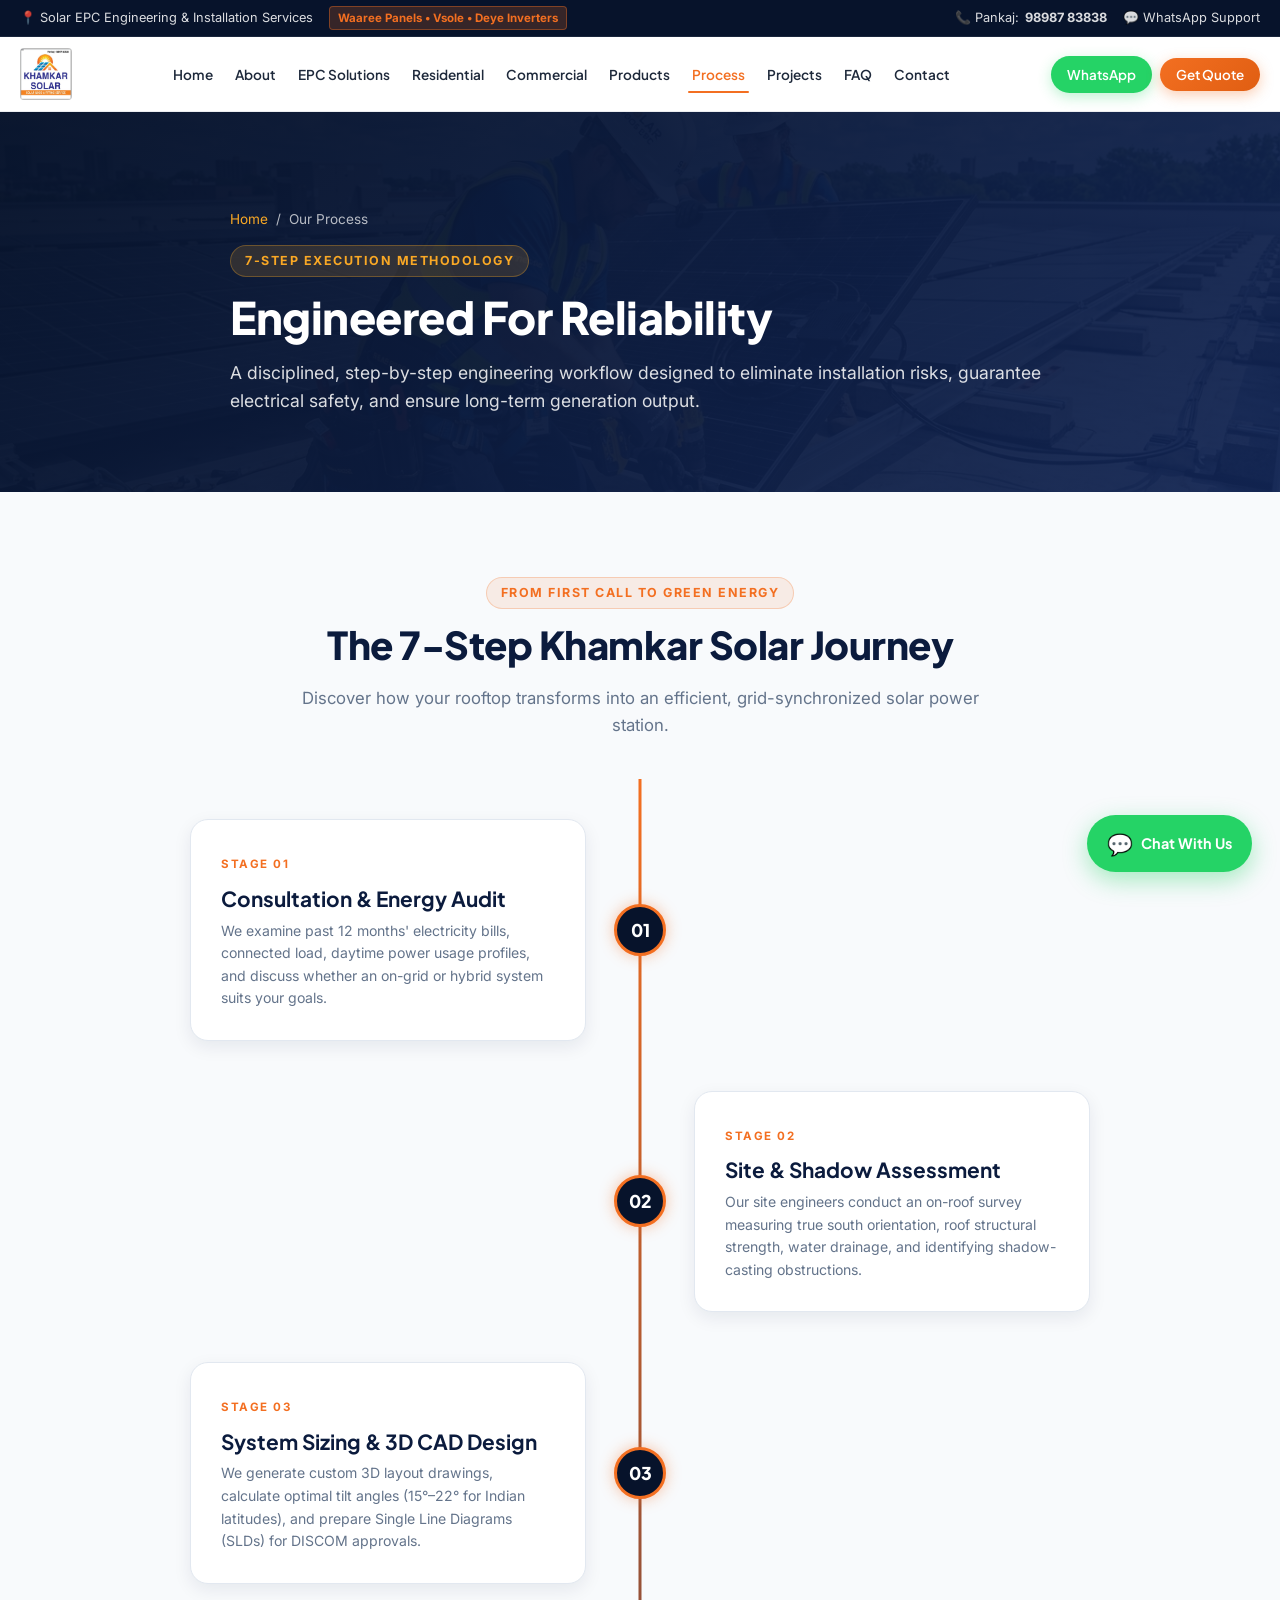
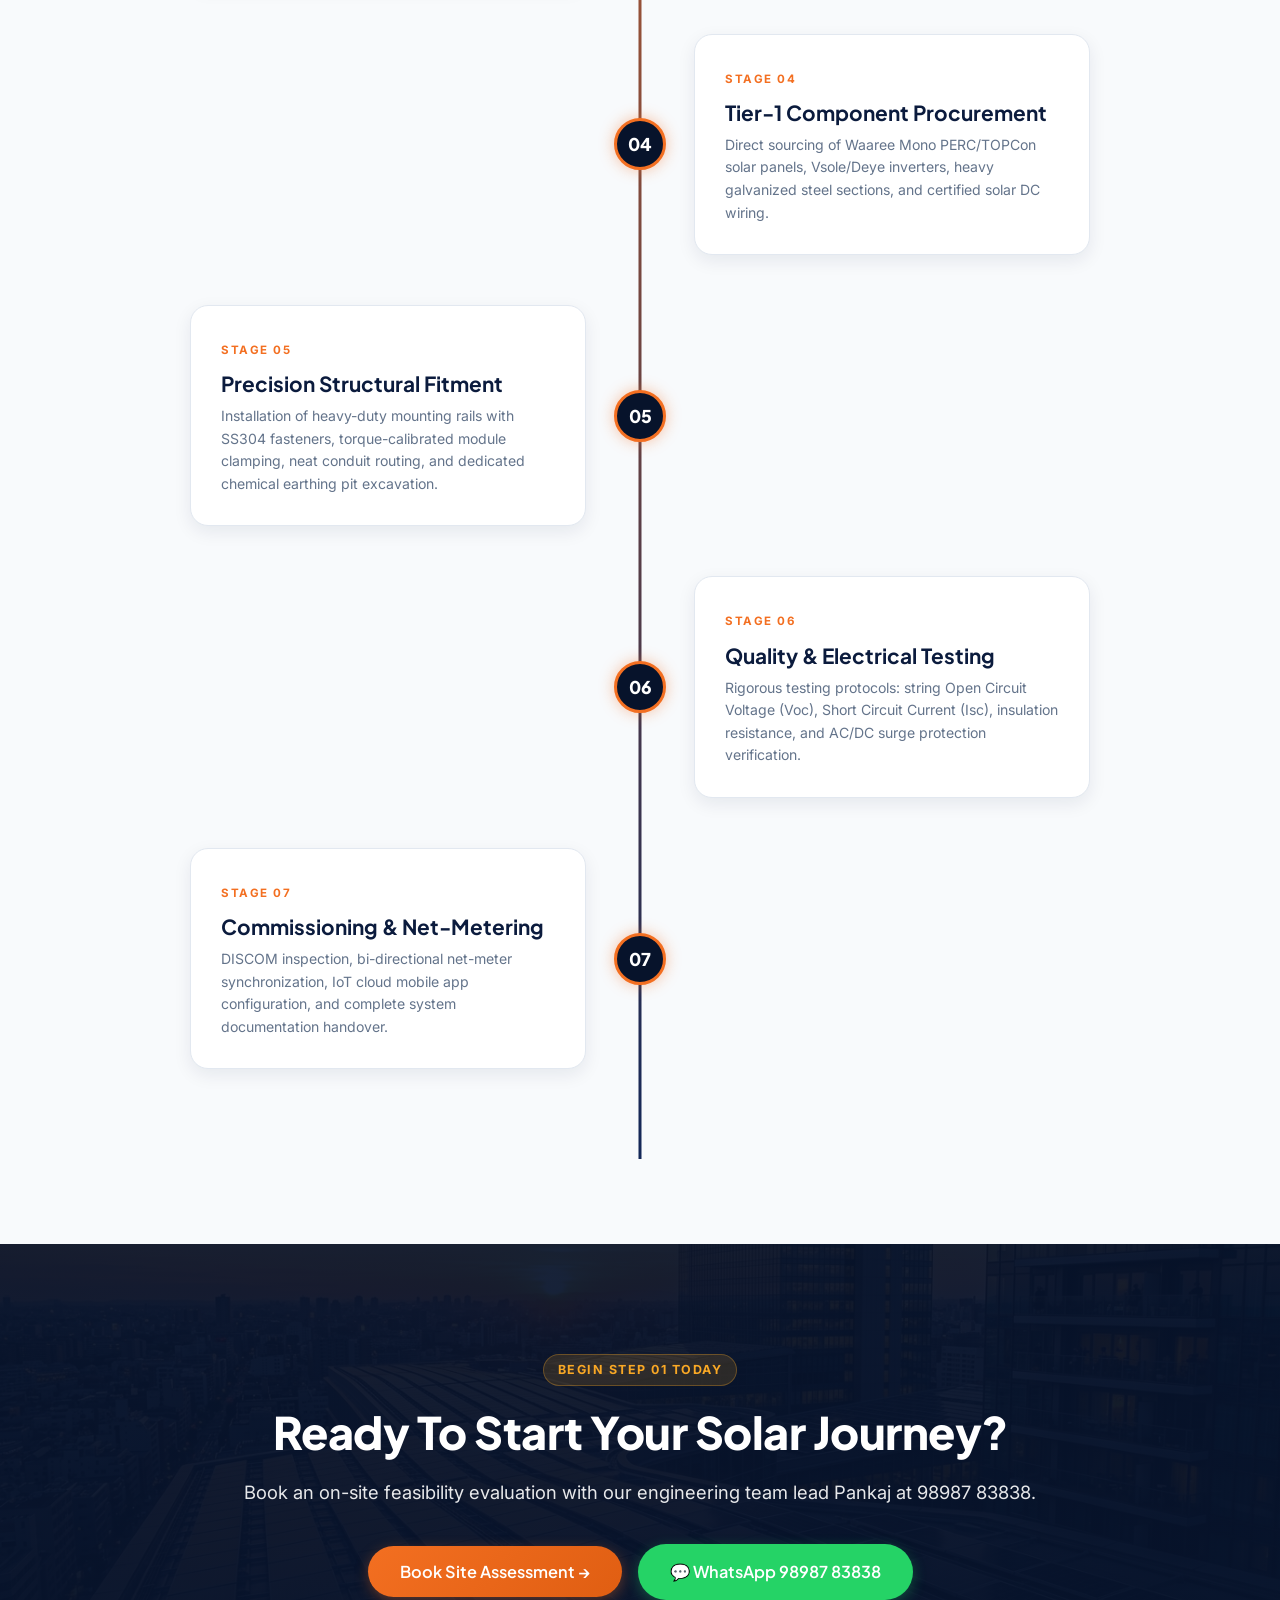
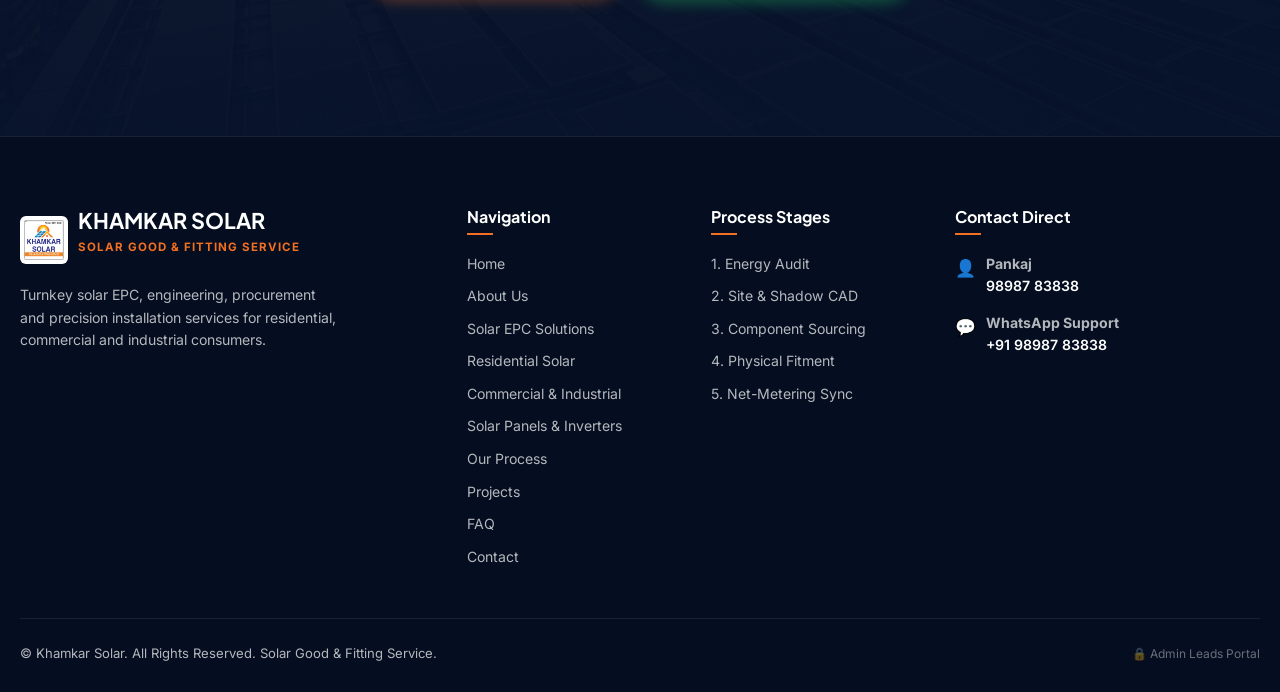
<file: process.html>
<!DOCTYPE html>
<html lang="en">
<head>
  <meta charset="UTF-8">
  <meta name="viewport" content="width=device-width, initial-scale=1.0">
  <title>Our Process | Khamkar Solar — 7-Step Solar EPC Workflow</title>
  <meta name="description" content="Explore Khamkar Solar's 7-step engineering and installation process from initial consultation to DISCOM net-metering commissioning.">
  <link rel="icon" href="assets/images/khamkar-solar-logo.png" type="image/png">
  <link rel="stylesheet" href="css/style.css">
  <link rel="stylesheet" href="css/components.css">
</head>
<body>

  <!-- Topbar -->
  <div class="topbar">
    <div class="container topbar-content">
      <div class="topbar-left">
        <span class="topbar-link">📍 Solar EPC Engineering & Installation Services</span>
        <span class="topbar-badge">Waaree Panels • Vsole • Deye Inverters</span>
      </div>
      <div class="topbar-right">
        <a href="tel:9898783838" class="topbar-link">📞 Pankaj: <strong>98987 83838</strong></a>
        <a href="https://wa.me/919898783838" target="_blank" class="topbar-link">💬 WhatsApp Support</a>
      </div>
    </div>
  </div>

  <!-- Header -->
  <header class="main-header">
    <div class="container header-container">
      <a href="index.html" class="brand-logo-wrap">
        <img src="assets/images/khamkar-solar-logo.png" alt="Khamkar Solar - Solar Good & Fitting Service" class="brand-logo-img">
      </a>

      <!-- Desktop Nav -->
      <nav class="nav-menu">
        <a href="index.html" class="nav-link">Home</a>
        <a href="about.html" class="nav-link">About</a>
        <a href="solutions.html" class="nav-link">EPC Solutions</a>
        <a href="residential.html" class="nav-link">Residential</a>
        <a href="commercial.html" class="nav-link">Commercial</a>
        <a href="products.html" class="nav-link">Products</a>
        <a href="process.html" class="nav-link active">Process</a>
        <a href="projects.html" class="nav-link">Projects</a>
        <a href="faq.html" class="nav-link">FAQ</a>
        <a href="contact.html" class="nav-link">Contact</a>
      </nav>

      <!-- Header CTAs -->
      <div class="header-actions">
        <a href="https://wa.me/919898783838" target="_blank" class="btn btn-whatsapp btn-sm">WhatsApp</a>
        <button class="btn btn-primary btn-sm btn-open-quote-modal">Get Quote</button>
        <button class="mobile-nav-toggle" aria-label="Toggle navigation">☰</button>
      </div>
    </div>
  </header>

  <div class="mobile-drawer-backdrop"></div>
  <aside class="mobile-nav-drawer">
    <div>
      <div class="mobile-drawer-header">
        <a href="index.html" class="brand-logo-wrap">
          <img src="assets/images/khamkar-solar-logo.png" alt="Khamkar Solar" style="height: 46px;">
        </a>
        <button class="mobile-drawer-close" aria-label="Close menu">✕</button>
      </div>
      <nav class="mobile-nav-list">
        <a href="index.html">Home</a>
        <a href="about.html">About</a>
        <a href="solutions.html">EPC Solutions</a>
        <a href="residential.html">Residential</a>
        <a href="commercial.html">Commercial</a>
        <a href="products.html">Products</a>
        <a href="process.html" class="active">Process</a>
        <a href="projects.html">Projects</a>
        <a href="faq.html">FAQ</a>
        <a href="contact.html">Contact</a>
      </nav>
    </div>
    <div class="mobile-drawer-footer">
      <a href="tel:9898783838" class="btn btn-secondary btn-sm">📞 Call: 98987 83838</a>
      <button class="btn btn-primary btn-sm btn-open-quote-modal">Get Free Solar Quote</button>
    </div>
  </aside>

  <!-- Page Hero -->
  <section class="page-hero">
    <img src="assets/images/solar-installation-work.jpg" alt="Solar Installation Engineers at Work" class="page-hero-bg">
    <div class="page-hero-overlay"></div>
    <div class="container">
      <div class="page-hero-content">
        <div class="breadcrumb">
          <a href="index.html">Home</a> <span>/</span> <span>Our Process</span>
        </div>
        <span class="eyebrow eyebrow-light eyebrow-pill">7-Step Execution Methodology</span>
        <h1 class="page-hero-title">Engineered For Reliability</h1>
        <p class="page-hero-desc">
          A disciplined, step-by-step engineering workflow designed to eliminate installation risks, guarantee electrical safety, and ensure long-term generation output.
        </p>
      </div>
    </div>
  </section>

  <!-- Vertical Interactive Timeline -->
  <section class="section">
    <div class="container">
      <div class="text-center" style="max-width: 720px; margin: 0 auto 40px;">
        <span class="eyebrow eyebrow-pill">From First Call to Green Energy</span>
        <h2 class="section-title">The 7-Step Khamkar Solar Journey</h2>
        <p class="section-subtitle center-block">
          Discover how your rooftop transforms into an efficient, grid-synchronized solar power station.
        </p>
      </div>

      <div class="timeline-v-wrap">
        
        <!-- Step 1 -->
        <div class="timeline-step-row">
          <div class="timeline-step-node">01</div>
          <div class="timeline-step-content">
            <span class="eyebrow" style="font-size: 0.72rem;">Stage 01</span>
            <h3 style="font-size: 1.3rem; margin-bottom: 8px;">Consultation & Energy Audit</h3>
            <p style="color: var(--color-text-muted); font-size: 0.88rem; line-height: 1.6;">
              We examine past 12 months' electricity bills, connected load, daytime power usage profiles, and discuss whether an on-grid or hybrid system suits your goals.
            </p>
          </div>
        </div>

        <!-- Step 2 -->
        <div class="timeline-step-row">
          <div class="timeline-step-node">02</div>
          <div class="timeline-step-content">
            <span class="eyebrow" style="font-size: 0.72rem;">Stage 02</span>
            <h3 style="font-size: 1.3rem; margin-bottom: 8px;">Site & Shadow Assessment</h3>
            <p style="color: var(--color-text-muted); font-size: 0.88rem; line-height: 1.6;">
              Our site engineers conduct an on-roof survey measuring true south orientation, roof structural strength, water drainage, and identifying shadow-casting obstructions.
            </p>
          </div>
        </div>

        <!-- Step 3 -->
        <div class="timeline-step-row">
          <div class="timeline-step-node">03</div>
          <div class="timeline-step-content">
            <span class="eyebrow" style="font-size: 0.72rem;">Stage 03</span>
            <h3 style="font-size: 1.3rem; margin-bottom: 8px;">System Sizing & 3D CAD Design</h3>
            <p style="color: var(--color-text-muted); font-size: 0.88rem; line-height: 1.6;">
              We generate custom 3D layout drawings, calculate optimal tilt angles (15°–22° for Indian latitudes), and prepare Single Line Diagrams (SLDs) for DISCOM approvals.
            </p>
          </div>
        </div>

        <!-- Step 4 -->
        <div class="timeline-step-row">
          <div class="timeline-step-node">04</div>
          <div class="timeline-step-content">
            <span class="eyebrow" style="font-size: 0.72rem;">Stage 04</span>
            <h3 style="font-size: 1.3rem; margin-bottom: 8px;">Tier-1 Component Procurement</h3>
            <p style="color: var(--color-text-muted); font-size: 0.88rem; line-height: 1.6;">
              Direct sourcing of Waaree Mono PERC/TOPCon solar panels, Vsole/Deye inverters, heavy galvanized steel sections, and certified solar DC wiring.
            </p>
          </div>
        </div>

        <!-- Step 5 -->
        <div class="timeline-step-row">
          <div class="timeline-step-node">05</div>
          <div class="timeline-step-content">
            <span class="eyebrow" style="font-size: 0.72rem;">Stage 05</span>
            <h3 style="font-size: 1.3rem; margin-bottom: 8px;">Precision Structural Fitment</h3>
            <p style="color: var(--color-text-muted); font-size: 0.88rem; line-height: 1.6;">
              Installation of heavy-duty mounting rails with SS304 fasteners, torque-calibrated module clamping, neat conduit routing, and dedicated chemical earthing pit excavation.
            </p>
          </div>
        </div>

        <!-- Step 6 -->
        <div class="timeline-step-row">
          <div class="timeline-step-node">06</div>
          <div class="timeline-step-content">
            <span class="eyebrow" style="font-size: 0.72rem;">Stage 06</span>
            <h3 style="font-size: 1.3rem; margin-bottom: 8px;">Quality & Electrical Testing</h3>
            <p style="color: var(--color-text-muted); font-size: 0.88rem; line-height: 1.6;">
              Rigorous testing protocols: string Open Circuit Voltage (Voc), Short Circuit Current (Isc), insulation resistance, and AC/DC surge protection verification.
            </p>
          </div>
        </div>

        <!-- Step 7 -->
        <div class="timeline-step-row">
          <div class="timeline-step-node">07</div>
          <div class="timeline-step-content">
            <span class="eyebrow" style="font-size: 0.72rem;">Stage 07</span>
            <h3 style="font-size: 1.3rem; margin-bottom: 8px;">Commissioning & Net-Metering</h3>
            <p style="color: var(--color-text-muted); font-size: 0.88rem; line-height: 1.6;">
              DISCOM inspection, bi-directional net-meter synchronization, IoT cloud mobile app configuration, and complete system documentation handover.
            </p>
          </div>
        </div>

      </div>
    </div>
  </section>

  <!-- Grand CTA -->
  <section class="grand-cta-section">
    <img src="assets/images/hero-solar-sunset.jpg" alt="Sunset Solar Array" class="grand-cta-bg">
    <div class="grand-cta-overlay"></div>
    <div class="container">
      <div class="grand-cta-content">
        <span class="eyebrow eyebrow-light eyebrow-pill" style="margin-bottom: 18px;">Begin Step 01 Today</span>
        <h2>Ready To Start Your Solar Journey?</h2>
        <p>
          Book an on-site feasibility evaluation with our engineering team lead Pankaj at 98987 83838.
        </p>
        <div class="grand-cta-buttons">
          <button class="btn btn-primary btn-lg btn-open-quote-modal" data-requirement="Consultation">Book Site Assessment →</button>
          <a href="https://wa.me/919898783838?text=Hello%20Pankaj,%20I%20would%20like%20to%20schedule%20a%20solar%20site%20assessment." target="_blank" class="btn btn-whatsapp btn-lg">
            💬 WhatsApp 98987 83838
          </a>
        </div>
      </div>
    </div>
  </section>

  <!-- Footer -->
  <footer class="main-footer">
    <div class="container">
      <div class="footer-grid">
        <div class="footer-brand">
          <div style="display: flex; align-items: center; gap: 10px; margin-bottom: 12px;">
            <img src="assets/images/khamkar-solar-logo.png" alt="Khamkar Solar" style="height: 48px; background: #FFF; padding: 4px; border-radius: 6px;">
            <div>
              <h3>KHAMKAR SOLAR</h3>
              <div class="footer-tagline">SOLAR GOOD & FITTING SERVICE</div>
            </div>
          </div>
          <p>Turnkey solar EPC, engineering, procurement and precision installation services for residential, commercial and industrial consumers.</p>
        </div>
        <div>
          <h4 class="footer-heading">Navigation</h4>
          <div class="footer-links">
            <a href="index.html">Home</a>
            <a href="about.html">About Us</a>
            <a href="solutions.html">Solar EPC Solutions</a>
            <a href="residential.html">Residential Solar</a>
            <a href="commercial.html">Commercial & Industrial</a>
            <a href="products.html">Solar Panels & Inverters</a>
            <a href="process.html">Our Process</a>
            <a href="projects.html">Projects</a>
            <a href="faq.html">FAQ</a>
            <a href="contact.html">Contact</a>
          </div>
        </div>
        <div>
          <h4 class="footer-heading">Process Stages</h4>
          <div class="footer-links">
            <a href="process.html">1. Energy Audit</a>
            <a href="process.html">2. Site & Shadow CAD</a>
            <a href="process.html">3. Component Sourcing</a>
            <a href="process.html">4. Physical Fitment</a>
            <a href="process.html">5. Net-Metering Sync</a>
          </div>
        </div>
        <div>
          <h4 class="footer-heading">Contact Direct</h4>
          <div class="footer-contact-item">
            <span class="footer-contact-icon">👤</span>
            <div><strong>Pankaj</strong><br><a href="tel:9898783838">98987 83838</a></div>
          </div>
          <div class="footer-contact-item">
            <span class="footer-contact-icon">💬</span>
            <div><strong>WhatsApp Support</strong><br><a href="https://wa.me/919898783838" target="_blank">+91 98987 83838</a></div>
          </div>
        </div>
      </div>
      <div class="footer-bottom">
        <div>© Khamkar Solar. All Rights Reserved. Solar Good & Fitting Service.</div>
        <div><a href="#" id="openAdminLeads" class="footer-admin-btn">🔒 Admin Leads Portal</a></div>
      </div>
    </div>
  </footer>

  <!-- Modal and widgets -->
  <div class="modal-backdrop" id="quoteModal">
    <div class="quote-modal-card">
      <div class="quote-modal-header">
        <button class="quote-modal-close" aria-label="Close modal">✕</button>
        <span class="eyebrow eyebrow-light" style="font-size: 0.75rem;">KHAMKAR SOLAR EPC</span>
        <h3 style="color: #FFF; font-size: 1.4rem;">Get Your Free Solar Proposal</h3>
        <div class="quote-step-indicators">
          <div class="step-node active">1</div>
          <div class="step-node">2</div>
          <div class="step-node">3</div>
          <div class="step-node">4</div>
          <div class="step-node">5</div>
        </div>
      </div>
      <div class="quote-modal-body">
        <div class="quote-form-wizard">
          <form id="multiStepQuoteForm">
            <div class="quote-step-pane active" data-step="1">
              <h3>Select Property Type</h3>
              <div class="radio-selection-grid">
                <label class="radio-box-option selected">
                  <input type="radio" name="propertyType" value="Residential" checked>
                  <div class="radio-box-icon">🏡</div>
                  <span class="radio-box-label">Residential</span>
                </label>
                <label class="radio-box-option">
                  <input type="radio" name="propertyType" value="Commercial">
                  <div class="radio-box-icon">🏢</div>
                  <span class="radio-box-label">Commercial</span>
                </label>
                <label class="radio-box-option">
                  <input type="radio" name="propertyType" value="Industrial">
                  <div class="radio-box-icon">🏭</div>
                  <span class="radio-box-label">Industrial</span>
                </label>
              </div>
            </div>
            <div class="quote-step-pane" data-step="2">
              <h3>Monthly Electricity Bill?</h3>
              <div class="form-field">
                <select id="quoteBillRange">
                  <option value="Under ₹3,000">Under ₹3,000 / month</option>
                  <option value="₹3,000 - ₹6,000" selected>₹3,000 - ₹6,000 / month</option>
                  <option value="₹6,000 - ₹12,000">₹6,000 - ₹12,000 / month</option>
                  <option value="Above ₹12,000">Above ₹12,000 / month</option>
                </select>
              </div>
            </div>
            <div class="quote-step-pane" data-step="3">
              <h3>City / Location</h3>
              <div class="form-field">
                <input type="text" id="quoteCity" placeholder="City or Town">
              </div>
            </div>
            <div class="quote-step-pane" data-step="4">
              <h3>Contact Details</h3>
              <div class="form-field">
                <label>Name *</label>
                <input type="text" id="quoteName" required placeholder="Full name">
              </div>
              <div class="form-field">
                <label>Phone *</label>
                <input type="tel" id="quotePhone" required placeholder="10-digit mobile number">
              </div>
            </div>
            <div class="quote-step-pane" data-step="5">
              <h3>Requirement</h3>
              <div class="form-field">
                <select id="quoteRequirement">
                  <option value="Consultation" selected>Consultation & Site Assessment</option>
                  <option value="Solar EPC Rooftop">Full EPC Rooftop</option>
                </select>
              </div>
              <div class="form-field">
                <textarea id="quoteMessage" rows="3" placeholder="Additional notes..."></textarea>
              </div>
            </div>
            <div class="quote-modal-footer">
              <button type="button" class="btn btn-outline-navy btn-sm" id="quoteBtnPrev" style="display: none;">← Back</button>
              <div style="margin-left: auto;">
                <button type="button" class="btn btn-primary" id="quoteBtnNext">Continue →</button>
                <button type="submit" class="btn btn-primary" id="quoteBtnSubmit" style="display: none;">Submit Quote ✓</button>
              </div>
            </div>
          </form>
        </div>
        <div class="quote-success-state" style="display: none;">
          <div class="quote-success-icon">✓</div>
          <h3>Thank You!</h3>
          <p>We will contact you shortly to schedule your solar site assessment.</p>
          <a href="#" target="_blank" class="btn btn-whatsapp btn-wa-submit">💬 Fast-Track on WhatsApp</a>
        </div>
      </div>
    </div>
  </div>

  <a href="https://wa.me/919898783838" target="_blank" class="whatsapp-float-btn" aria-label="Chat on WhatsApp">
    <span class="whatsapp-float-icon">💬</span>
    <span>Chat With Us</span>
  </a>
  <div class="mobile-call-bar">
    <div class="mobile-call-bar-grid">
      <a href="tel:9898783838" class="btn btn-secondary btn-sm" style="background: var(--color-primary); color: #FFF;">📞 Call</a>
      <a href="https://wa.me/919898783838" target="_blank" class="btn btn-whatsapp btn-sm">💬 WhatsApp</a>
    </div>
  </div>

  <div class="admin-drawer" id="adminDrawer">
    <div class="admin-drawer-header">
      <div><h3 style="color: #FFF;">CMS & Lead Storage</h3></div>
      <button id="closeAdminDrawer" style="color: #FFF;">✕</button>
    </div>
    <div class="admin-drawer-body">
      <div id="adminLeadsList"></div>
    </div>
  </div>

  <script src="js/main.js"></script>
</body>
</html>
</file>
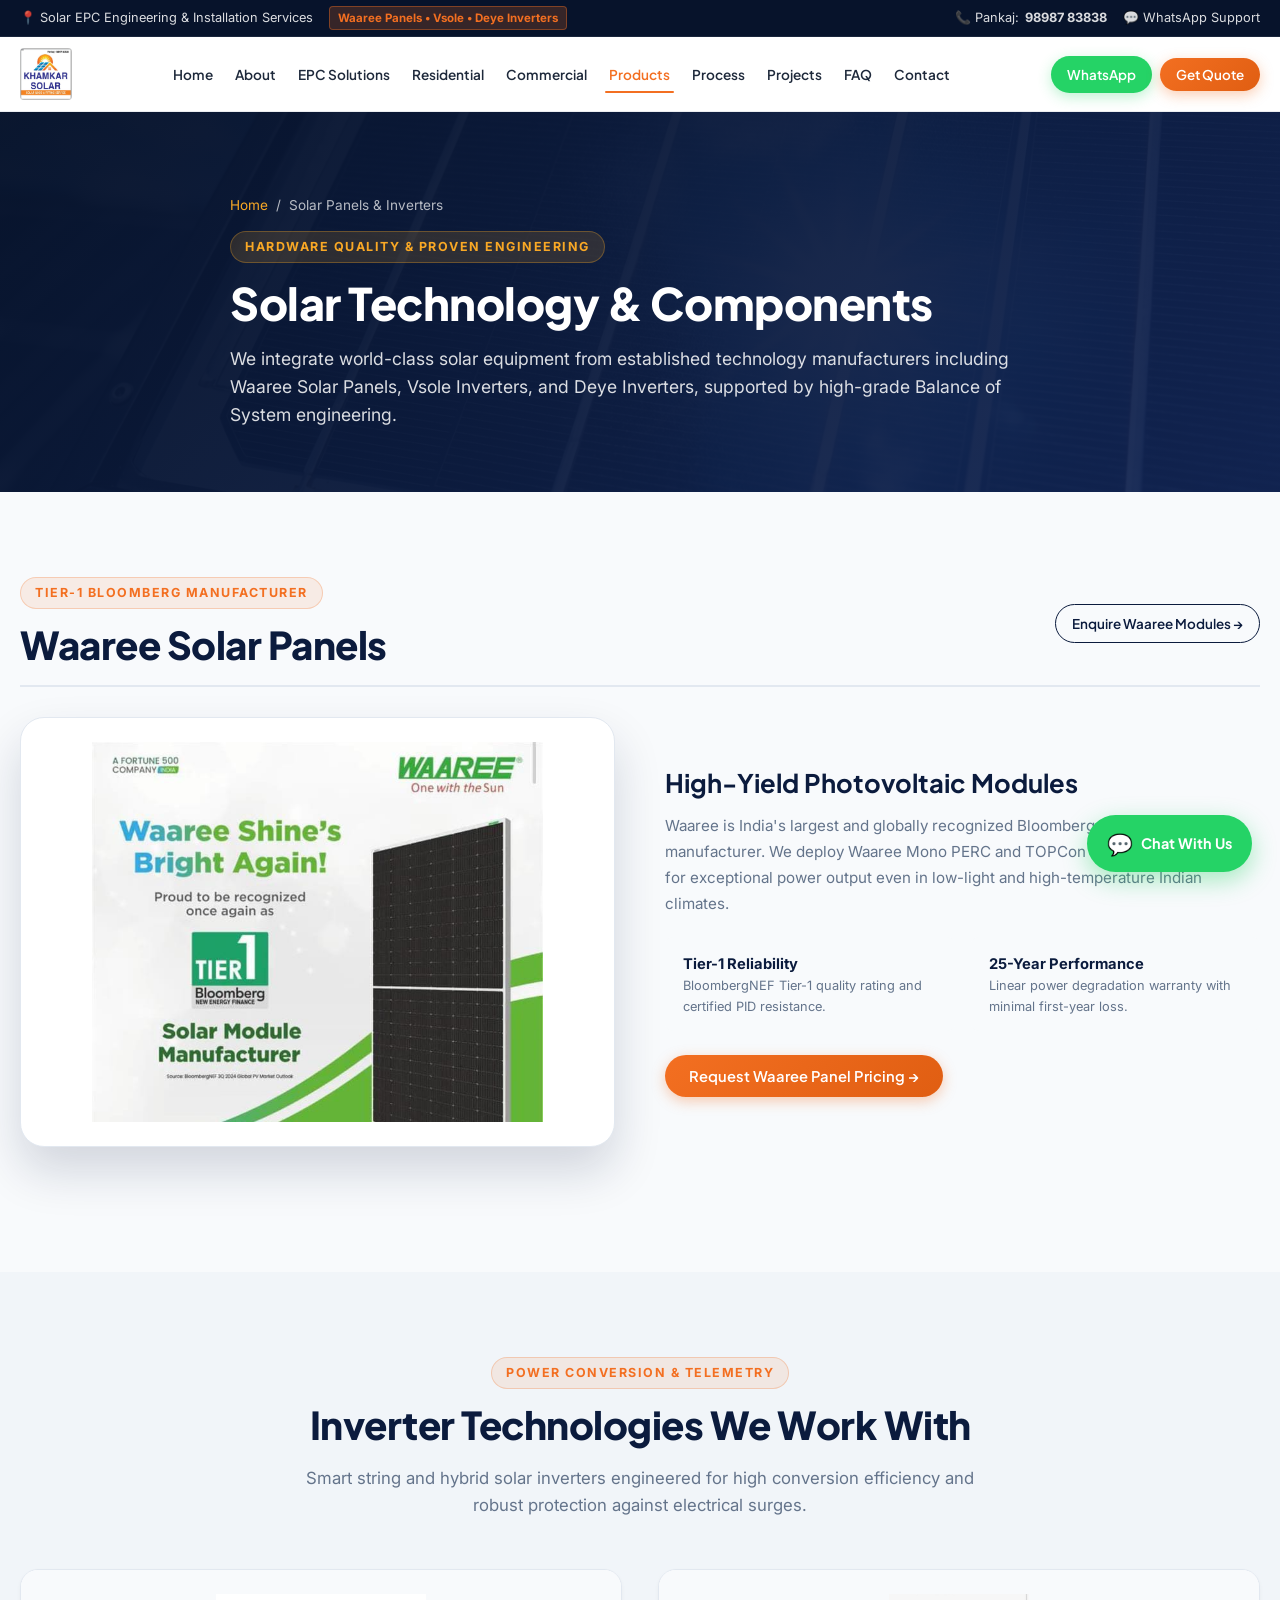
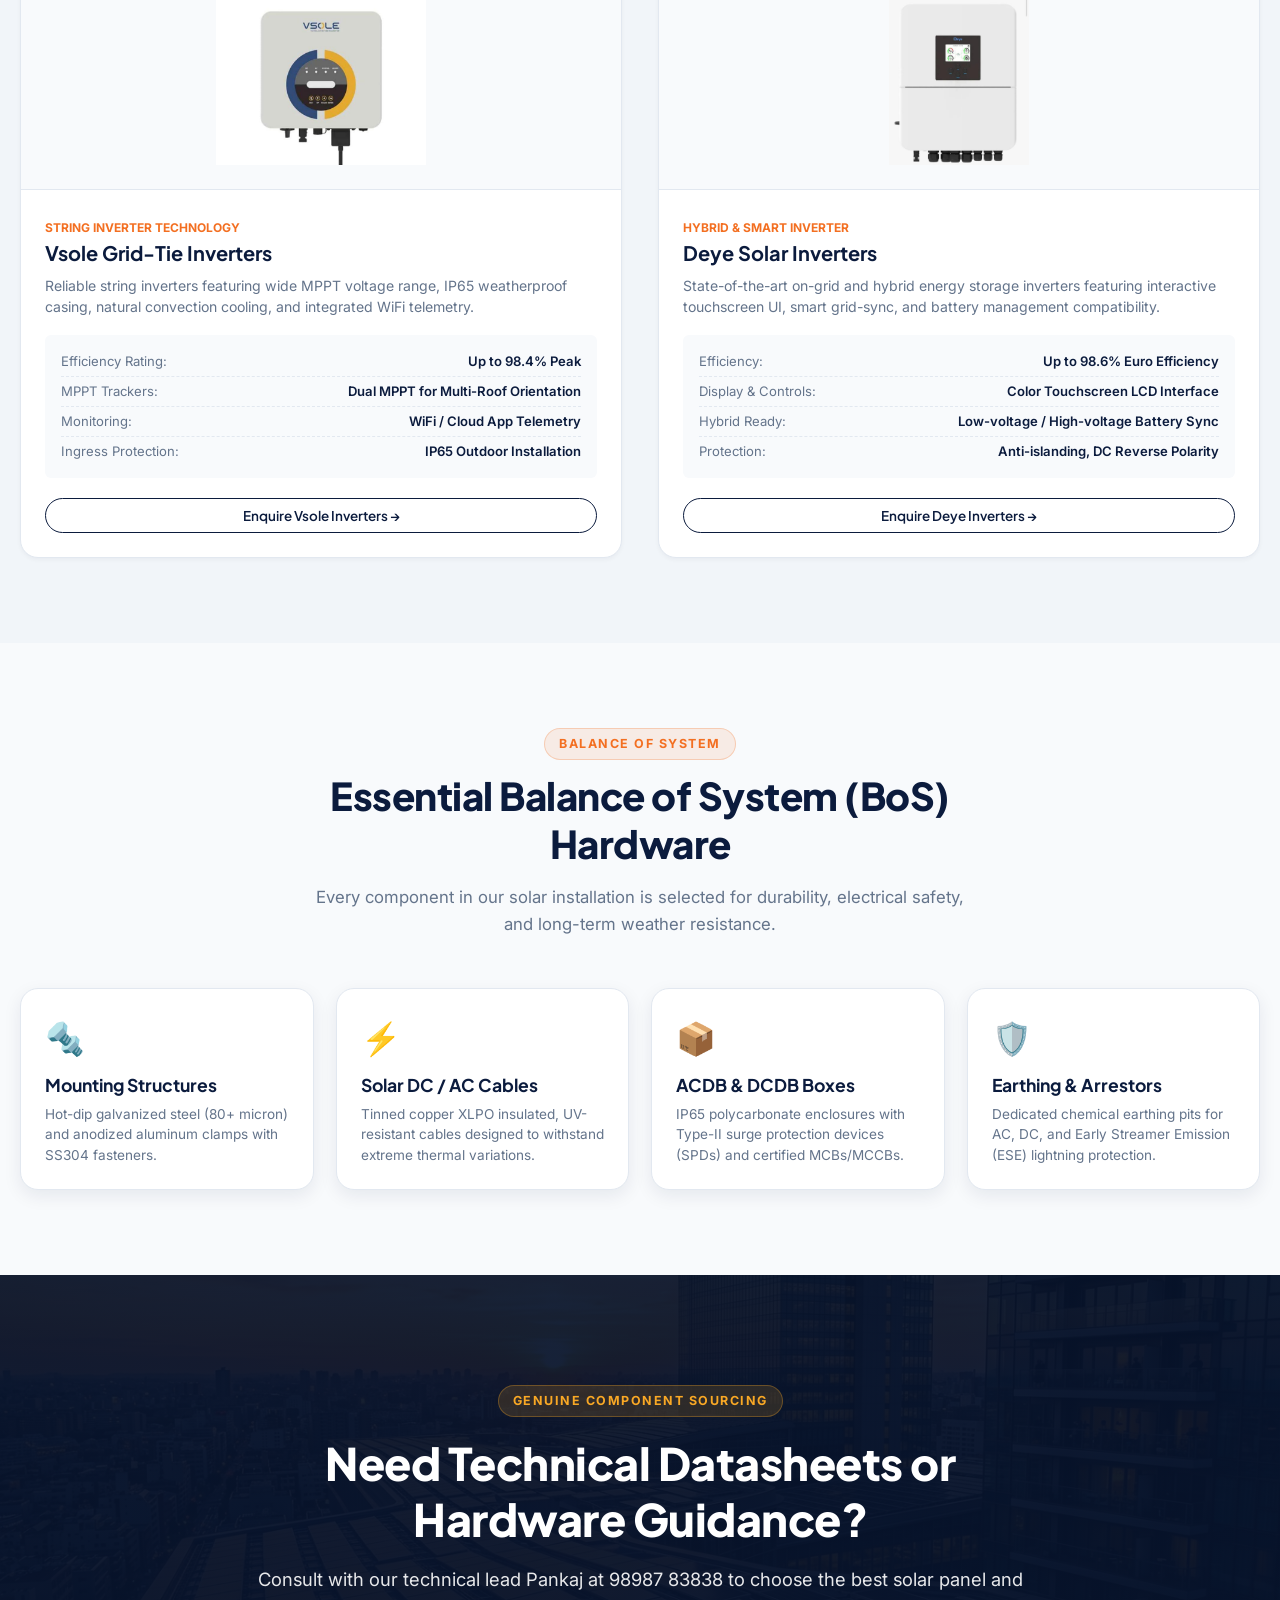
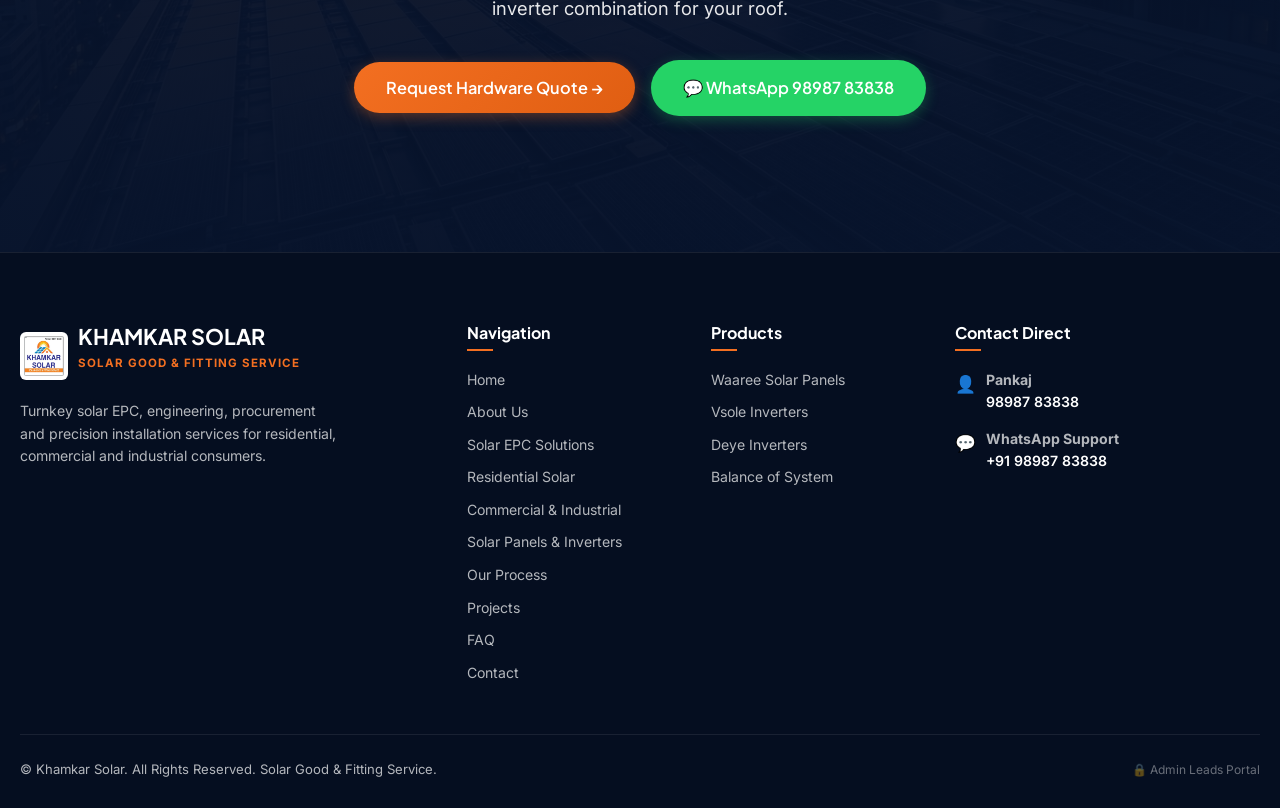
<file: products.html>
<!DOCTYPE html>
<html lang="en">
<head>
  <meta charset="UTF-8">
  <meta name="viewport" content="width=device-width, initial-scale=1.0">
  <title>Solar Panels & Inverters | Khamkar Solar — Waaree, Vsole & Deye</title>
  <meta name="description" content="Discover premium solar technology components installed by Khamkar Solar: Tier-1 Waaree Solar Panels, Vsole Inverters, Deye Inverters, and certified Balance of System hardware.">
  <link rel="icon" href="assets/images/khamkar-solar-logo.png" type="image/png">
  <link rel="stylesheet" href="css/style.css">
  <link rel="stylesheet" href="css/components.css">
</head>
<body>

  <!-- Topbar -->
  <div class="topbar">
    <div class="container topbar-content">
      <div class="topbar-left">
        <span class="topbar-link">📍 Solar EPC Engineering & Installation Services</span>
        <span class="topbar-badge">Waaree Panels • Vsole • Deye Inverters</span>
      </div>
      <div class="topbar-right">
        <a href="tel:9898783838" class="topbar-link">📞 Pankaj: <strong>98987 83838</strong></a>
        <a href="https://wa.me/919898783838" target="_blank" class="topbar-link">💬 WhatsApp Support</a>
      </div>
    </div>
  </div>

  <!-- Header -->
  <header class="main-header">
    <div class="container header-container">
      <a href="index.html" class="brand-logo-wrap">
        <img src="assets/images/khamkar-solar-logo.png" alt="Khamkar Solar - Solar Good & Fitting Service" class="brand-logo-img">
      </a>

      <!-- Desktop Nav -->
      <nav class="nav-menu">
        <a href="index.html" class="nav-link">Home</a>
        <a href="about.html" class="nav-link">About</a>
        <a href="solutions.html" class="nav-link">EPC Solutions</a>
        <a href="residential.html" class="nav-link">Residential</a>
        <a href="commercial.html" class="nav-link">Commercial</a>
        <a href="products.html" class="nav-link active">Products</a>
        <a href="process.html" class="nav-link">Process</a>
        <a href="projects.html" class="nav-link">Projects</a>
        <a href="faq.html" class="nav-link">FAQ</a>
        <a href="contact.html" class="nav-link">Contact</a>
      </nav>

      <!-- Header CTAs -->
      <div class="header-actions">
        <a href="https://wa.me/919898783838" target="_blank" class="btn btn-whatsapp btn-sm">WhatsApp</a>
        <button class="btn btn-primary btn-sm btn-open-quote-modal">Get Quote</button>
        <button class="mobile-nav-toggle" aria-label="Toggle navigation">☰</button>
      </div>
    </div>
  </header>

  <div class="mobile-drawer-backdrop"></div>
  <aside class="mobile-nav-drawer">
    <div>
      <div class="mobile-drawer-header">
        <a href="index.html" class="brand-logo-wrap">
          <img src="assets/images/khamkar-solar-logo.png" alt="Khamkar Solar" style="height: 46px;">
        </a>
        <button class="mobile-drawer-close" aria-label="Close menu">✕</button>
      </div>
      <nav class="mobile-nav-list">
        <a href="index.html">Home</a>
        <a href="about.html">About</a>
        <a href="solutions.html">EPC Solutions</a>
        <a href="residential.html">Residential</a>
        <a href="commercial.html">Commercial</a>
        <a href="products.html" class="active">Products</a>
        <a href="process.html">Process</a>
        <a href="projects.html">Projects</a>
        <a href="faq.html">FAQ</a>
        <a href="contact.html">Contact</a>
      </nav>
    </div>
    <div class="mobile-drawer-footer">
      <a href="tel:9898783838" class="btn btn-secondary btn-sm">📞 Call: 98987 83838</a>
      <button class="btn btn-primary btn-sm btn-open-quote-modal">Get Free Solar Quote</button>
    </div>
  </aside>

  <!-- Page Hero -->
  <section class="page-hero">
    <img src="assets/images/hero-solar-closeup.jpg" alt="Solar Panels and Inverter Technology" class="page-hero-bg">
    <div class="page-hero-overlay"></div>
    <div class="container">
      <div class="page-hero-content">
        <div class="breadcrumb">
          <a href="index.html">Home</a> <span>/</span> <span>Solar Panels & Inverters</span>
        </div>
        <span class="eyebrow eyebrow-light eyebrow-pill">Hardware Quality & Proven Engineering</span>
        <h1 class="page-hero-title">Solar Technology & Components</h1>
        <p class="page-hero-desc">
          We integrate world-class solar equipment from established technology manufacturers including Waaree Solar Panels, Vsole Inverters, and Deye Inverters, supported by high-grade Balance of System engineering.
        </p>
      </div>
    </div>
  </section>

  <!-- Waaree Solar Panels Section -->
  <section class="section" id="waaree">
    <div class="container">
      <div class="product-brand-header">
        <div>
          <span class="eyebrow eyebrow-pill">Tier-1 Bloomberg Manufacturer</span>
          <h2 class="section-title" style="margin-bottom: 0;">Waaree Solar Panels</h2>
        </div>
        <a href="https://wa.me/919898783838?text=Hello%20Khamkar%20Solar,%20I%20want%20to%20enquire%20about%20Waaree%20solar%20panels." target="_blank" class="btn btn-outline-navy btn-sm">
          Enquire Waaree Modules →
        </a>
      </div>

      <div class="split-screen" style="margin-bottom: 40px;">
        <div class="split-image-wrap" style="background: #FFF; padding: 24px; text-align: center; border: 1px solid var(--color-border);">
          <img src="assets/images/waaree-tier1-solar.png" alt="Waaree Tier 1 Solar Module" style="max-height: 380px; margin: 0 auto; object-fit: contain;">
        </div>
        <div>
          <h3 style="font-size: 1.6rem; margin-bottom: 14px;">High-Yield Photovoltaic Modules</h3>
          <p style="color: var(--color-text-muted); font-size: 0.95rem; line-height: 1.7; margin-bottom: 20px;">
            Waaree is India's largest and globally recognized Bloomberg Tier-1 solar module manufacturer. We deploy Waaree Mono PERC and TOPCon modules engineered for exceptional power output even in low-light and high-temperature Indian climates.
          </p>
          <div class="grid-2" style="gap: 16px; margin-bottom: 24px;">
            <div style="background: #F8FAFC; padding: 14px 18px; border-radius: 8px;">
              <strong style="color: var(--color-primary); font-size: 0.92rem;">Tier-1 Reliability</strong>
              <p style="font-size: 0.8rem; color: var(--color-text-muted);">BloombergNEF Tier-1 quality rating and certified PID resistance.</p>
            </div>
            <div style="background: #F8FAFC; padding: 14px 18px; border-radius: 8px;">
              <strong style="color: var(--color-primary); font-size: 0.92rem;">25-Year Performance</strong>
              <p style="font-size: 0.8rem; color: var(--color-text-muted);">Linear power degradation warranty with minimal first-year loss.</p>
            </div>
          </div>
          <button class="btn btn-primary btn-product-enquiry" data-product-name="Waaree Solar Panels">
            Request Waaree Panel Pricing →
          </button>
        </div>
      </div>
    </div>
  </section>

  <!-- Inverters Section: Vsole & Deye -->
  <section class="section section-alt" id="inverters">
    <div class="container">
      <div class="text-center" style="max-width: 720px; margin: 0 auto 50px;">
        <span class="eyebrow eyebrow-pill">Power Conversion & Telemetry</span>
        <h2 class="section-title">Inverter Technologies We Work With</h2>
        <p class="section-subtitle center-block">
          Smart string and hybrid solar inverters engineered for high conversion efficiency and robust protection against electrical surges.
        </p>
      </div>

      <div class="grid-2" style="gap: 36px;">
        <!-- Vsole Inverter -->
        <div class="product-card" id="vsole">
          <div class="product-img-box">
            <img src="assets/images/vsole-inverter.png" alt="Vsole Solar Inverter">
          </div>
          <div class="product-body">
            <div>
              <span class="product-category-tag">String Inverter Technology</span>
              <h4>Vsole Grid-Tie Inverters</h4>
              <p>Reliable string inverters featuring wide MPPT voltage range, IP65 weatherproof casing, natural convection cooling, and integrated WiFi telemetry.</p>
              
              <div class="product-specs-list">
                <div class="product-spec-row">
                  <span class="product-spec-key">Efficiency Rating:</span>
                  <span class="product-spec-val">Up to 98.4% Peak</span>
                </div>
                <div class="product-spec-row">
                  <span class="product-spec-key">MPPT Trackers:</span>
                  <span class="product-spec-val">Dual MPPT for Multi-Roof Orientation</span>
                </div>
                <div class="product-spec-row">
                  <span class="product-spec-key">Monitoring:</span>
                  <span class="product-spec-val">WiFi / Cloud App Telemetry</span>
                </div>
                <div class="product-spec-row">
                  <span class="product-spec-key">Ingress Protection:</span>
                  <span class="product-spec-val">IP65 Outdoor Installation</span>
                </div>
              </div>
            </div>
            <button class="btn btn-outline-navy btn-sm btn-product-enquiry" data-product-name="Vsole Solar Inverter" style="width: 100%;">
              Enquire Vsole Inverters →
            </button>
          </div>
        </div>

        <!-- Deye Inverter -->
        <div class="product-card" id="deye">
          <div class="product-img-box">
            <img src="assets/images/deye-inverter.png" alt="Deye Solar Inverter">
          </div>
          <div class="product-body">
            <div>
              <span class="product-category-tag">Hybrid & Smart Inverter</span>
              <h4>Deye Solar Inverters</h4>
              <p>State-of-the-art on-grid and hybrid energy storage inverters featuring interactive touchscreen UI, smart grid-sync, and battery management compatibility.</p>
              
              <div class="product-specs-list">
                <div class="product-spec-row">
                  <span class="product-spec-key">Efficiency:</span>
                  <span class="product-spec-val">Up to 98.6% Euro Efficiency</span>
                </div>
                <div class="product-spec-row">
                  <span class="product-spec-key">Display & Controls:</span>
                  <span class="product-spec-val">Color Touchscreen LCD Interface</span>
                </div>
                <div class="product-spec-row">
                  <span class="product-spec-key">Hybrid Ready:</span>
                  <span class="product-spec-val">Low-voltage / High-voltage Battery Sync</span>
                </div>
                <div class="product-spec-row">
                  <span class="product-spec-key">Protection:</span>
                  <span class="product-spec-val">Anti-islanding, DC Reverse Polarity</span>
                </div>
              </div>
            </div>
            <button class="btn btn-outline-navy btn-sm btn-product-enquiry" data-product-name="Deye Solar Inverter" style="width: 100%;">
              Enquire Deye Inverters →
            </button>
          </div>
        </div>
      </div>
    </div>
  </section>

  <!-- Balance of System (BoS) Hardware Section -->
  <section class="section">
    <div class="container">
      <div class="text-center" style="max-width: 720px; margin: 0 auto 50px;">
        <span class="eyebrow eyebrow-pill">Balance of System</span>
        <h2 class="section-title">Essential Balance of System (BoS) Hardware</h2>
        <p class="section-subtitle center-block">
          Every component in our solar installation is selected for durability, electrical safety, and long-term weather resistance.
        </p>
      </div>

      <div class="grid-4">
        <div class="solution-card" style="padding: 24px;">
          <div style="font-size: 2rem; margin-bottom: 10px;">🔩</div>
          <h4 style="font-size: 1.1rem; margin-bottom: 8px;">Mounting Structures</h4>
          <p style="color: var(--color-text-muted); font-size: 0.85rem; line-height: 1.5;">Hot-dip galvanized steel (80+ micron) and anodized aluminum clamps with SS304 fasteners.</p>
        </div>

        <div class="solution-card" style="padding: 24px;">
          <div style="font-size: 2rem; margin-bottom: 10px;">⚡</div>
          <h4 style="font-size: 1.1rem; margin-bottom: 8px;">Solar DC / AC Cables</h4>
          <p style="color: var(--color-text-muted); font-size: 0.85rem; line-height: 1.5;">Tinned copper XLPO insulated, UV-resistant cables designed to withstand extreme thermal variations.</p>
        </div>

        <div class="solution-card" style="padding: 24px;">
          <div style="font-size: 2rem; margin-bottom: 10px;">📦</div>
          <h4 style="font-size: 1.1rem; margin-bottom: 8px;">ACDB & DCDB Boxes</h4>
          <p style="color: var(--color-text-muted); font-size: 0.85rem; line-height: 1.5;">IP65 polycarbonate enclosures with Type-II surge protection devices (SPDs) and certified MCBs/MCCBs.</p>
        </div>

        <div class="solution-card" style="padding: 24px;">
          <div style="font-size: 2rem; margin-bottom: 10px;">🛡️</div>
          <h4 style="font-size: 1.1rem; margin-bottom: 8px;">Earthing & Arrestors</h4>
          <p style="color: var(--color-text-muted); font-size: 0.85rem; line-height: 1.5;">Dedicated chemical earthing pits for AC, DC, and Early Streamer Emission (ESE) lightning protection.</p>
        </div>
      </div>
    </div>
  </section>

  <!-- Grand CTA -->
  <section class="grand-cta-section">
    <img src="assets/images/hero-solar-sunset.jpg" alt="Sunset Solar Array" class="grand-cta-bg">
    <div class="grand-cta-overlay"></div>
    <div class="container">
      <div class="grand-cta-content">
        <span class="eyebrow eyebrow-light eyebrow-pill" style="margin-bottom: 18px;">Genuine Component Sourcing</span>
        <h2>Need Technical Datasheets or Hardware Guidance?</h2>
        <p>
          Consult with our technical lead Pankaj at 98987 83838 to choose the best solar panel and inverter combination for your roof.
        </p>
        <div class="grand-cta-buttons">
          <button class="btn btn-primary btn-lg btn-open-quote-modal" data-requirement="Solar Panels">Request Hardware Quote →</button>
          <a href="https://wa.me/919898783838?text=Hello%20Khamkar%20Solar,%20I%20have%20an%20enquiry%20regarding%20solar%20components." target="_blank" class="btn btn-whatsapp btn-lg">
            💬 WhatsApp 98987 83838
          </a>
        </div>
      </div>
    </div>
  </section>

  <!-- Footer -->
  <footer class="main-footer">
    <div class="container">
      <div class="footer-grid">
        <div class="footer-brand">
          <div style="display: flex; align-items: center; gap: 10px; margin-bottom: 12px;">
            <img src="assets/images/khamkar-solar-logo.png" alt="Khamkar Solar" style="height: 48px; background: #FFF; padding: 4px; border-radius: 6px;">
            <div>
              <h3>KHAMKAR SOLAR</h3>
              <div class="footer-tagline">SOLAR GOOD & FITTING SERVICE</div>
            </div>
          </div>
          <p>Turnkey solar EPC, engineering, procurement and precision installation services for residential, commercial and industrial consumers.</p>
        </div>
        <div>
          <h4 class="footer-heading">Navigation</h4>
          <div class="footer-links">
            <a href="index.html">Home</a>
            <a href="about.html">About Us</a>
            <a href="solutions.html">Solar EPC Solutions</a>
            <a href="residential.html">Residential Solar</a>
            <a href="commercial.html">Commercial & Industrial</a>
            <a href="products.html">Solar Panels & Inverters</a>
            <a href="process.html">Our Process</a>
            <a href="projects.html">Projects</a>
            <a href="faq.html">FAQ</a>
            <a href="contact.html">Contact</a>
          </div>
        </div>
        <div>
          <h4 class="footer-heading">Products</h4>
          <div class="footer-links">
            <a href="#waaree">Waaree Solar Panels</a>
            <a href="#vsole">Vsole Inverters</a>
            <a href="#deye">Deye Inverters</a>
            <a href="#inverters">Balance of System</a>
          </div>
        </div>
        <div>
          <h4 class="footer-heading">Contact Direct</h4>
          <div class="footer-contact-item">
            <span class="footer-contact-icon">👤</span>
            <div><strong>Pankaj</strong><br><a href="tel:9898783838">98987 83838</a></div>
          </div>
          <div class="footer-contact-item">
            <span class="footer-contact-icon">💬</span>
            <div><strong>WhatsApp Support</strong><br><a href="https://wa.me/919898783838" target="_blank">+91 98987 83838</a></div>
          </div>
        </div>
      </div>
      <div class="footer-bottom">
        <div>© Khamkar Solar. All Rights Reserved. Solar Good & Fitting Service.</div>
        <div><a href="#" id="openAdminLeads" class="footer-admin-btn">🔒 Admin Leads Portal</a></div>
      </div>
    </div>
  </footer>

  <!-- Modal and widgets -->
  <div class="modal-backdrop" id="quoteModal">
    <div class="quote-modal-card">
      <div class="quote-modal-header">
        <button class="quote-modal-close" aria-label="Close modal">✕</button>
        <span class="eyebrow eyebrow-light" style="font-size: 0.75rem;">KHAMKAR SOLAR EPC</span>
        <h3 style="color: #FFF; font-size: 1.4rem;">Get Component Proposal</h3>
        <div class="quote-step-indicators">
          <div class="step-node active">1</div>
          <div class="step-node">2</div>
          <div class="step-node">3</div>
          <div class="step-node">4</div>
          <div class="step-node">5</div>
        </div>
      </div>
      <div class="quote-modal-body">
        <div class="quote-form-wizard">
          <form id="multiStepQuoteForm">
            <div class="quote-step-pane active" data-step="1">
              <h3>Select Property Type</h3>
              <div class="radio-selection-grid">
                <label class="radio-box-option selected">
                  <input type="radio" name="propertyType" value="Residential" checked>
                  <div class="radio-box-icon">🏡</div>
                  <span class="radio-box-label">Residential</span>
                </label>
                <label class="radio-box-option">
                  <input type="radio" name="propertyType" value="Commercial">
                  <div class="radio-box-icon">🏢</div>
                  <span class="radio-box-label">Commercial</span>
                </label>
                <label class="radio-box-option">
                  <input type="radio" name="propertyType" value="Industrial">
                  <div class="radio-box-icon">🏭</div>
                  <span class="radio-box-label">Industrial</span>
                </label>
              </div>
            </div>
            <div class="quote-step-pane" data-step="2">
              <h3>Monthly Electricity Bill?</h3>
              <div class="form-field">
                <select id="quoteBillRange">
                  <option value="Under ₹3,000">Under ₹3,000 / month</option>
                  <option value="₹3,000 - ₹6,000" selected>₹3,000 - ₹6,000 / month</option>
                  <option value="₹6,000 - ₹12,000">₹6,000 - ₹12,000 / month</option>
                  <option value="Above ₹12,000">Above ₹12,000 / month</option>
                </select>
              </div>
            </div>
            <div class="quote-step-pane" data-step="3">
              <h3>City / Location</h3>
              <div class="form-field">
                <input type="text" id="quoteCity" placeholder="City or Town">
              </div>
            </div>
            <div class="quote-step-pane" data-step="4">
              <h3>Contact Details</h3>
              <div class="form-field">
                <label>Name *</label>
                <input type="text" id="quoteName" required placeholder="Full name">
              </div>
              <div class="form-field">
                <label>Phone *</label>
                <input type="tel" id="quotePhone" required placeholder="10-digit mobile number">
              </div>
            </div>
            <div class="quote-step-pane" data-step="5">
              <h3>Component Requirement</h3>
              <div class="form-field">
                <select id="quoteRequirement">
                  <option value="Waaree Solar Panels" selected>Waaree Solar Panels</option>
                  <option value="Vsole Inverters">Vsole Inverter</option>
                  <option value="Deye Inverters">Deye Inverter</option>
                  <option value="Solar EPC Rooftop">Complete Solar EPC</option>
                </select>
              </div>
              <div class="form-field">
                <textarea id="quoteMessage" rows="3" placeholder="Specific hardware queries..."></textarea>
              </div>
            </div>
            <div class="quote-modal-footer">
              <button type="button" class="btn btn-outline-navy btn-sm" id="quoteBtnPrev" style="display: none;">← Back</button>
              <div style="margin-left: auto;">
                <button type="button" class="btn btn-primary" id="quoteBtnNext">Continue →</button>
                <button type="submit" class="btn btn-primary" id="quoteBtnSubmit" style="display: none;">Submit Quote ✓</button>
              </div>
            </div>
          </form>
        </div>
        <div class="quote-success-state" style="display: none;">
          <div class="quote-success-icon">✓</div>
          <h3>Thank You!</h3>
          <p>We will contact you shortly with component specifications and pricing.</p>
          <a href="#" target="_blank" class="btn btn-whatsapp btn-wa-submit">💬 Fast-Track on WhatsApp</a>
        </div>
      </div>
    </div>
  </div>

  <a href="https://wa.me/919898783838" target="_blank" class="whatsapp-float-btn" aria-label="Chat on WhatsApp">
    <span class="whatsapp-float-icon">💬</span>
    <span>Chat With Us</span>
  </a>
  <div class="mobile-call-bar">
    <div class="mobile-call-bar-grid">
      <a href="tel:9898783838" class="btn btn-secondary btn-sm" style="background: var(--color-primary); color: #FFF;">📞 Call</a>
      <a href="https://wa.me/919898783838" target="_blank" class="btn btn-whatsapp btn-sm">💬 WhatsApp</a>
    </div>
  </div>

  <div class="admin-drawer" id="adminDrawer">
    <div class="admin-drawer-header">
      <div><h3 style="color: #FFF;">CMS & Lead Storage</h3></div>
      <button id="closeAdminDrawer" style="color: #FFF;">✕</button>
    </div>
    <div class="admin-drawer-body">
      <div id="adminLeadsList"></div>
    </div>
  </div>

  <script src="js/main.js"></script>
  <script src="js/products.js"></script>
</body>
</html>
</file>
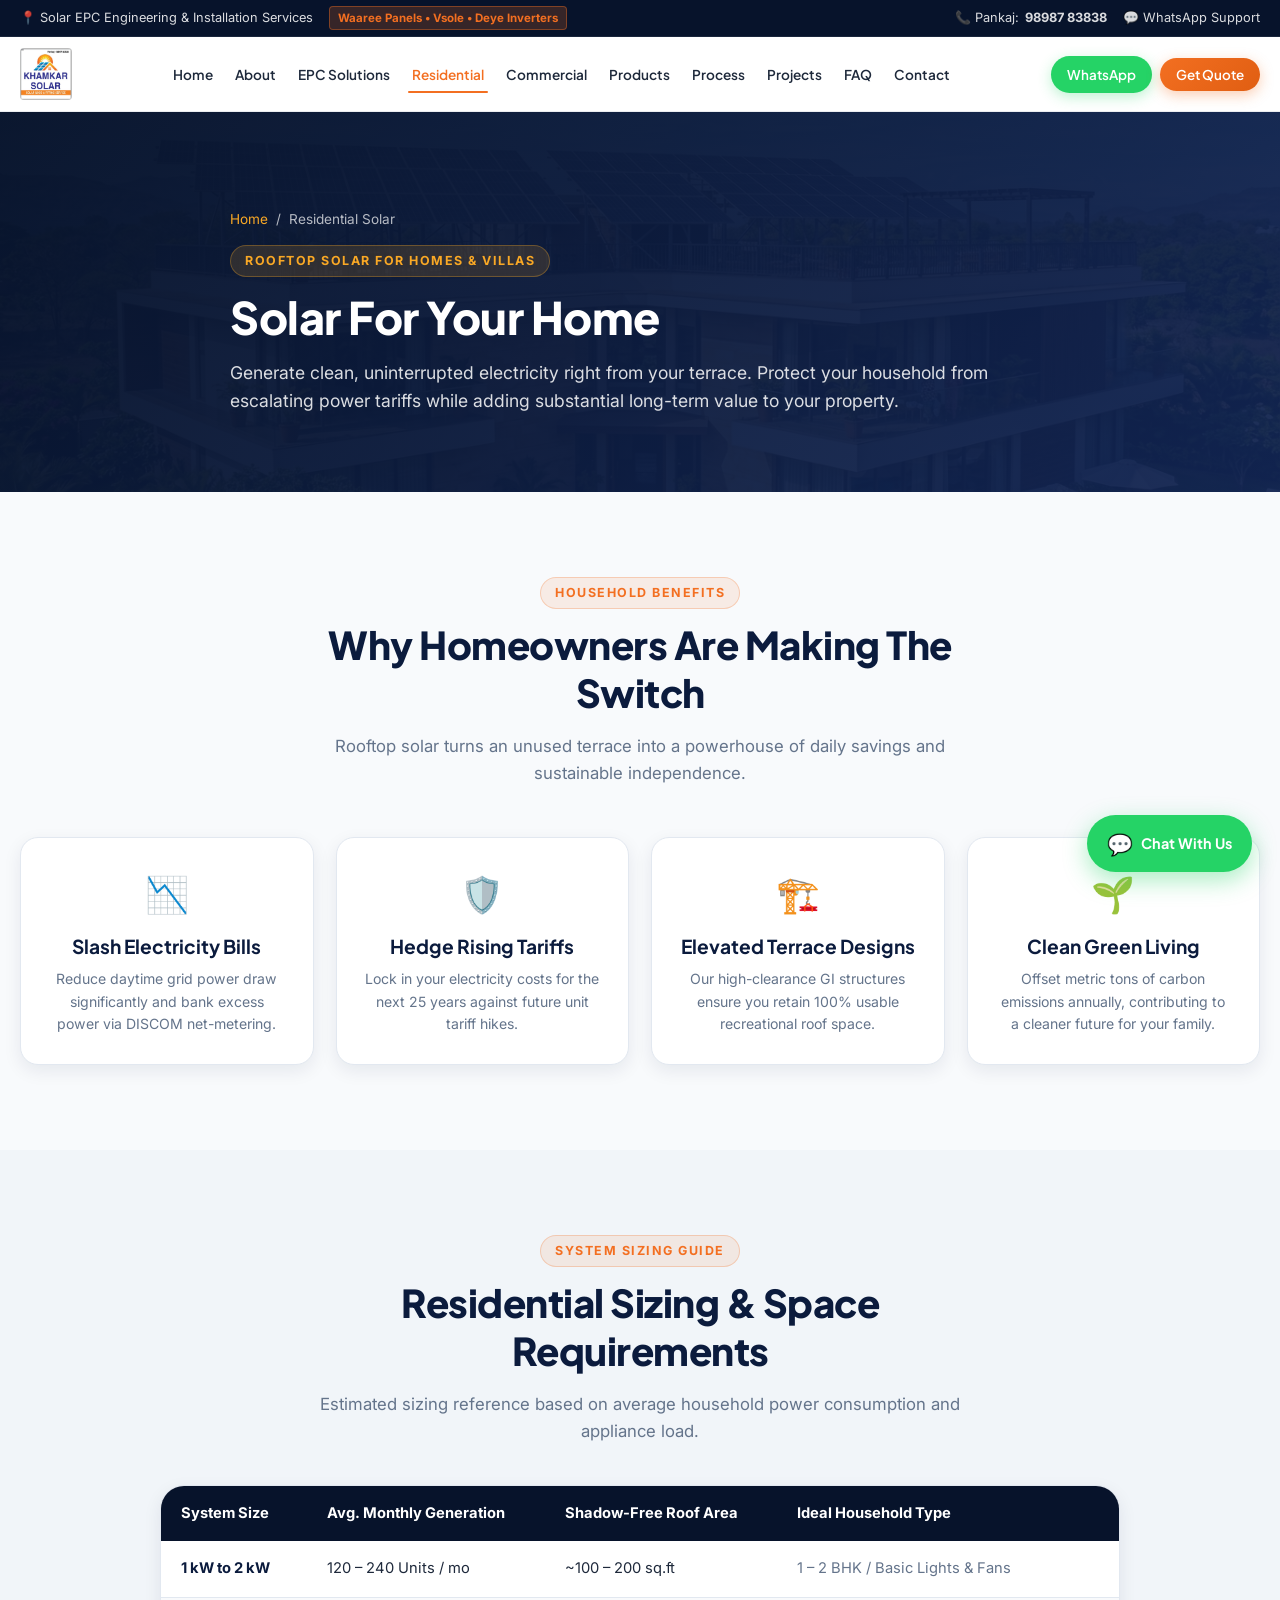
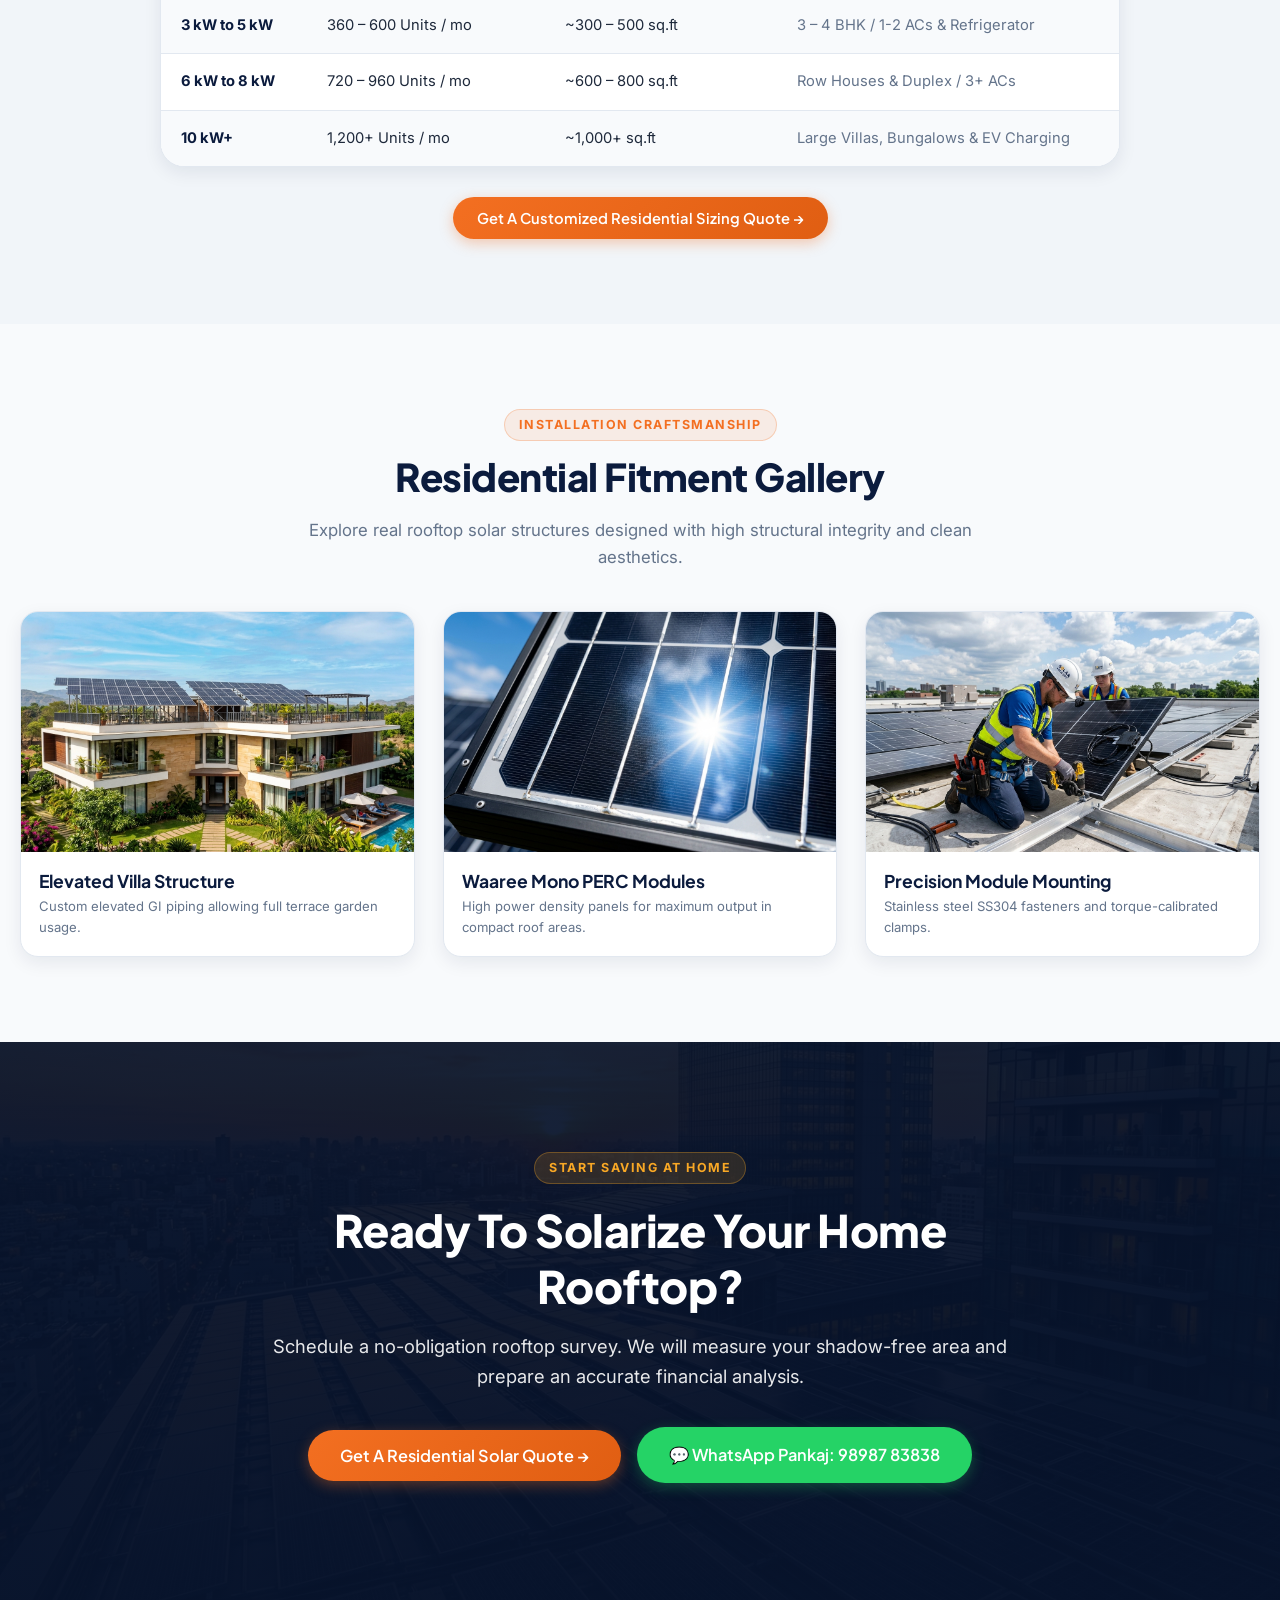
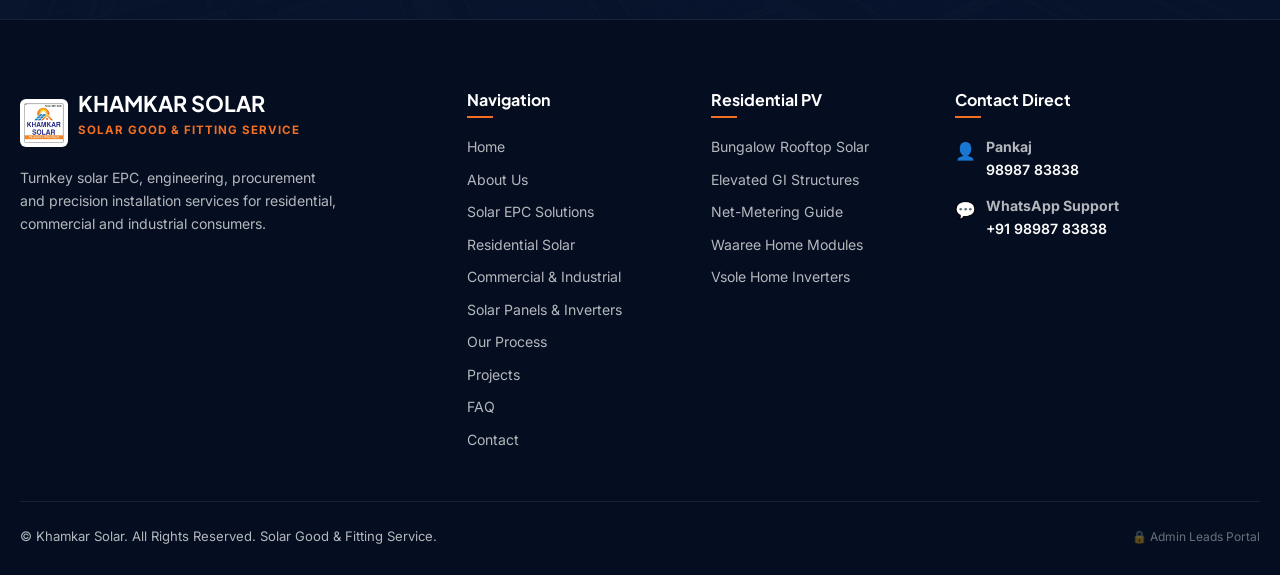
<file: residential.html>
<!DOCTYPE html>
<html lang="en">
<head>
  <meta charset="UTF-8">
  <meta name="viewport" content="width=device-width, initial-scale=1.0">
  <title>Residential Solar | Khamkar Solar — Solar Solutions For Your Home</title>
  <meta name="description" content="Transform your home rooftop into a clean energy power plant. Khamkar Solar delivers customized residential rooftop solar systems with Waaree panels and smart inverters.">
  <link rel="icon" href="assets/images/khamkar-solar-logo.png" type="image/png">
  <link rel="stylesheet" href="css/style.css">
  <link rel="stylesheet" href="css/components.css">
</head>
<body>

  <!-- Topbar -->
  <div class="topbar">
    <div class="container topbar-content">
      <div class="topbar-left">
        <span class="topbar-link">📍 Solar EPC Engineering & Installation Services</span>
        <span class="topbar-badge">Waaree Panels • Vsole • Deye Inverters</span>
      </div>
      <div class="topbar-right">
        <a href="tel:9898783838" class="topbar-link">📞 Pankaj: <strong>98987 83838</strong></a>
        <a href="https://wa.me/919898783838" target="_blank" class="topbar-link">💬 WhatsApp Support</a>
      </div>
    </div>
  </div>

  <!-- Header -->
  <header class="main-header">
    <div class="container header-container">
      <a href="index.html" class="brand-logo-wrap">
        <img src="assets/images/khamkar-solar-logo.png" alt="Khamkar Solar - Solar Good & Fitting Service" class="brand-logo-img">
      </a>

      <!-- Desktop Nav -->
      <nav class="nav-menu">
        <a href="index.html" class="nav-link">Home</a>
        <a href="about.html" class="nav-link">About</a>
        <a href="solutions.html" class="nav-link">EPC Solutions</a>
        <a href="residential.html" class="nav-link active">Residential</a>
        <a href="commercial.html" class="nav-link">Commercial</a>
        <a href="products.html" class="nav-link">Products</a>
        <a href="process.html" class="nav-link">Process</a>
        <a href="projects.html" class="nav-link">Projects</a>
        <a href="faq.html" class="nav-link">FAQ</a>
        <a href="contact.html" class="nav-link">Contact</a>
      </nav>

      <!-- Header CTAs -->
      <div class="header-actions">
        <a href="https://wa.me/919898783838" target="_blank" class="btn btn-whatsapp btn-sm">WhatsApp</a>
        <button class="btn btn-primary btn-sm btn-open-quote-modal">Get Quote</button>
        <button class="mobile-nav-toggle" aria-label="Toggle navigation">☰</button>
      </div>
    </div>
  </header>

  <div class="mobile-drawer-backdrop"></div>
  <aside class="mobile-nav-drawer">
    <div>
      <div class="mobile-drawer-header">
        <a href="index.html" class="brand-logo-wrap">
          <img src="assets/images/khamkar-solar-logo.png" alt="Khamkar Solar" style="height: 46px;">
        </a>
        <button class="mobile-drawer-close" aria-label="Close menu">✕</button>
      </div>
      <nav class="mobile-nav-list">
        <a href="index.html">Home</a>
        <a href="about.html">About</a>
        <a href="solutions.html">EPC Solutions</a>
        <a href="residential.html" class="active">Residential</a>
        <a href="commercial.html">Commercial</a>
        <a href="products.html">Products</a>
        <a href="process.html">Process</a>
        <a href="projects.html">Projects</a>
        <a href="faq.html">FAQ</a>
        <a href="contact.html">Contact</a>
      </nav>
    </div>
    <div class="mobile-drawer-footer">
      <a href="tel:9898783838" class="btn btn-secondary btn-sm">📞 Call: 98987 83838</a>
      <button class="btn btn-primary btn-sm btn-open-quote-modal">Get Free Solar Quote</button>
    </div>
  </aside>

  <!-- Page Hero -->
  <section class="page-hero">
    <img src="assets/images/hero-residential-home.jpg" alt="Modern Villa with Rooftop Solar" class="page-hero-bg">
    <div class="page-hero-overlay"></div>
    <div class="container">
      <div class="page-hero-content">
        <div class="breadcrumb">
          <a href="index.html">Home</a> <span>/</span> <span>Residential Solar</span>
        </div>
        <span class="eyebrow eyebrow-light eyebrow-pill">Rooftop Solar For Homes & Villas</span>
        <h1 class="page-hero-title">Solar For Your Home</h1>
        <p class="page-hero-desc">
          Generate clean, uninterrupted electricity right from your terrace. Protect your household from escalating power tariffs while adding substantial long-term value to your property.
        </p>
      </div>
    </div>
  </section>

  <!-- Why Homeowners Choose Solar -->
  <section class="section">
    <div class="container">
      <div class="text-center" style="max-width: 720px; margin: 0 auto 50px;">
        <span class="eyebrow eyebrow-pill">Household Benefits</span>
        <h2 class="section-title">Why Homeowners Are Making The Switch</h2>
        <p class="section-subtitle center-block">
          Rooftop solar turns an unused terrace into a powerhouse of daily savings and sustainable independence.
        </p>
      </div>

      <div class="grid-4">
        <div class="solution-card" style="padding: 28px; text-align: center;">
          <div style="font-size: 2.2rem; margin-bottom: 12px;">📉</div>
          <h3 style="font-size: 1.2rem; margin-bottom: 10px;">Slash Electricity Bills</h3>
          <p style="color: var(--color-text-muted); font-size: 0.88rem; line-height: 1.6;">Reduce daytime grid power draw significantly and bank excess power via DISCOM net-metering.</p>
        </div>

        <div class="solution-card" style="padding: 28px; text-align: center;">
          <div style="font-size: 2.2rem; margin-bottom: 12px;">🛡️</div>
          <h3 style="font-size: 1.2rem; margin-bottom: 10px;">Hedge Rising Tariffs</h3>
          <p style="color: var(--color-text-muted); font-size: 0.88rem; line-height: 1.6;">Lock in your electricity costs for the next 25 years against future unit tariff hikes.</p>
        </div>

        <div class="solution-card" style="padding: 28px; text-align: center;">
          <div style="font-size: 2.2rem; margin-bottom: 12px;">🏗️</div>
          <h3 style="font-size: 1.2rem; margin-bottom: 10px;">Elevated Terrace Designs</h3>
          <p style="color: var(--color-text-muted); font-size: 0.88rem; line-height: 1.6;">Our high-clearance GI structures ensure you retain 100% usable recreational roof space.</p>
        </div>

        <div class="solution-card" style="padding: 28px; text-align: center;">
          <div style="font-size: 2.2rem; margin-bottom: 12px;">🌱</div>
          <h3 style="font-size: 1.2rem; margin-bottom: 10px;">Clean Green Living</h3>
          <p style="color: var(--color-text-muted); font-size: 0.88rem; line-height: 1.6;">Offset metric tons of carbon emissions annually, contributing to a cleaner future for your family.</p>
        </div>
      </div>
    </div>
  </section>

  <!-- Sizing Guide Table -->
  <section class="section section-alt">
    <div class="container">
      <div class="text-center" style="max-width: 720px; margin: 0 auto 40px;">
        <span class="eyebrow eyebrow-pill">System Sizing Guide</span>
        <h2 class="section-title">Residential Sizing & Space Requirements</h2>
        <p class="section-subtitle center-block">
          Estimated sizing reference based on average household power consumption and appliance load.
        </p>
      </div>

      <div style="background: #FFF; border-radius: var(--radius-xl); overflow: hidden; box-shadow: var(--shadow-md); border: 1px solid var(--color-border); max-width: 960px; margin: 0 auto;">
        <table style="width: 100%; border-collapse: collapse; text-align: left; font-size: 0.92rem;">
          <thead>
            <tr style="background: var(--color-primary-dark); color: #FFF;">
              <th style="padding: 16px 20px;">System Size</th>
              <th style="padding: 16px 20px;">Avg. Monthly Generation</th>
              <th style="padding: 16px 20px;">Shadow-Free Roof Area</th>
              <th style="padding: 16px 20px;">Ideal Household Type</th>
            </tr>
          </thead>
          <tbody>
            <tr style="border-bottom: 1px solid var(--color-border);">
              <td style="padding: 16px 20px; font-weight: 700; color: var(--color-primary);">1 kW to 2 kW</td>
              <td style="padding: 16px 20px;">120 – 240 Units / mo</td>
              <td style="padding: 16px 20px;">~100 – 200 sq.ft</td>
              <td style="padding: 16px 20px; color: var(--color-text-muted);">1 – 2 BHK / Basic Lights & Fans</td>
            </tr>
            <tr style="border-bottom: 1px solid var(--color-border); background: #F8FAFC;">
              <td style="padding: 16px 20px; font-weight: 700; color: var(--color-primary);">3 kW to 5 kW</td>
              <td style="padding: 16px 20px;">360 – 600 Units / mo</td>
              <td style="padding: 16px 20px;">~300 – 500 sq.ft</td>
              <td style="padding: 16px 20px; color: var(--color-text-muted);">3 – 4 BHK / 1-2 ACs & Refrigerator</td>
            </tr>
            <tr style="border-bottom: 1px solid var(--color-border);">
              <td style="padding: 16px 20px; font-weight: 700; color: var(--color-primary);">6 kW to 8 kW</td>
              <td style="padding: 16px 20px;">720 – 960 Units / mo</td>
              <td style="padding: 16px 20px;">~600 – 800 sq.ft</td>
              <td style="padding: 16px 20px; color: var(--color-text-muted);">Row Houses & Duplex / 3+ ACs</td>
            </tr>
            <tr style="background: #F8FAFC;">
              <td style="padding: 16px 20px; font-weight: 700; color: var(--color-primary);">10 kW+</td>
              <td style="padding: 16px 20px;">1,200+ Units / mo</td>
              <td style="padding: 16px 20px;">~1,000+ sq.ft</td>
              <td style="padding: 16px 20px; color: var(--color-text-muted);">Large Villas, Bungalows & EV Charging</td>
            </tr>
          </tbody>
        </table>
      </div>
      <div style="text-align: center; margin-top: 30px;">
        <button class="btn btn-primary btn-open-quote-modal" data-requirement="Residential Solar">
          Get A Customized Residential Sizing Quote →
        </button>
      </div>
    </div>
  </section>

  <!-- Residential Gallery Grid -->
  <section class="section">
    <div class="container">
      <div class="text-center" style="max-width: 720px; margin: 0 auto 40px;">
        <span class="eyebrow eyebrow-pill">Installation Craftsmanship</span>
        <h2 class="section-title">Residential Fitment Gallery</h2>
        <p class="section-subtitle center-block">
          Explore real rooftop solar structures designed with high structural integrity and clean aesthetics.
        </p>
      </div>

      <div class="grid-3">
        <div class="solution-card" style="overflow: hidden;">
          <img src="assets/images/hero-residential-home.jpg" alt="Villa Rooftop Array" style="height: 240px; width: 100%; object-fit: cover;">
          <div style="padding: 18px;">
            <h4 style="font-size: 1.1rem; margin-bottom: 4px;">Elevated Villa Structure</h4>
            <p style="font-size: 0.82rem; color: var(--color-text-muted);">Custom elevated GI piping allowing full terrace garden usage.</p>
          </div>
        </div>

        <div class="solution-card" style="overflow: hidden;">
          <img src="assets/images/hero-solar-closeup.jpg" alt="High Efficiency Modules" style="height: 240px; width: 100%; object-fit: cover;">
          <div style="padding: 18px;">
            <h4 style="font-size: 1.1rem; margin-bottom: 4px;">Waaree Mono PERC Modules</h4>
            <p style="font-size: 0.82rem; color: var(--color-text-muted);">High power density panels for maximum output in compact roof areas.</p>
          </div>
        </div>

        <div class="solution-card" style="overflow: hidden;">
          <img src="assets/images/solar-installation-work.jpg" alt="Safe Installation Process" style="height: 240px; width: 100%; object-fit: cover;">
          <div style="padding: 18px;">
            <h4 style="font-size: 1.1rem; margin-bottom: 4px;">Precision Module Mounting</h4>
            <p style="font-size: 0.82rem; color: var(--color-text-muted);">Stainless steel SS304 fasteners and torque-calibrated clamps.</p>
          </div>
        </div>
      </div>
    </div>
  </section>

  <!-- Grand CTA -->
  <section class="grand-cta-section">
    <img src="assets/images/hero-solar-sunset.jpg" alt="Sunset Solar Array" class="grand-cta-bg">
    <div class="grand-cta-overlay"></div>
    <div class="container">
      <div class="grand-cta-content">
        <span class="eyebrow eyebrow-light eyebrow-pill" style="margin-bottom: 18px;">Start Saving At Home</span>
        <h2>Ready To Solarize Your Home Rooftop?</h2>
        <p>
          Schedule a no-obligation rooftop survey. We will measure your shadow-free area and prepare an accurate financial analysis.
        </p>
        <div class="grand-cta-buttons">
          <button class="btn btn-primary btn-lg btn-open-quote-modal" data-requirement="Residential Solar">Get A Residential Solar Quote →</button>
          <a href="https://wa.me/919898783838?text=Hello%20Pankaj,%20I%20am%20interested%20in%20a%20residential%20solar%20rooftop%20quote." target="_blank" class="btn btn-whatsapp btn-lg">
            💬 WhatsApp Pankaj: 98987 83838
          </a>
        </div>
      </div>
    </div>
  </section>

  <!-- Footer -->
  <footer class="main-footer">
    <div class="container">
      <div class="footer-grid">
        <div class="footer-brand">
          <div style="display: flex; align-items: center; gap: 10px; margin-bottom: 12px;">
            <img src="assets/images/khamkar-solar-logo.png" alt="Khamkar Solar" style="height: 48px; background: #FFF; padding: 4px; border-radius: 6px;">
            <div>
              <h3>KHAMKAR SOLAR</h3>
              <div class="footer-tagline">SOLAR GOOD & FITTING SERVICE</div>
            </div>
          </div>
          <p>Turnkey solar EPC, engineering, procurement and precision installation services for residential, commercial and industrial consumers.</p>
        </div>
        <div>
          <h4 class="footer-heading">Navigation</h4>
          <div class="footer-links">
            <a href="index.html">Home</a>
            <a href="about.html">About Us</a>
            <a href="solutions.html">Solar EPC Solutions</a>
            <a href="residential.html">Residential Solar</a>
            <a href="commercial.html">Commercial & Industrial</a>
            <a href="products.html">Solar Panels & Inverters</a>
            <a href="process.html">Our Process</a>
            <a href="projects.html">Projects</a>
            <a href="faq.html">FAQ</a>
            <a href="contact.html">Contact</a>
          </div>
        </div>
        <div>
          <h4 class="footer-heading">Residential PV</h4>
          <div class="footer-links">
            <a href="residential.html">Bungalow Rooftop Solar</a>
            <a href="residential.html">Elevated GI Structures</a>
            <a href="solutions.html">Net-Metering Guide</a>
            <a href="products.html">Waaree Home Modules</a>
            <a href="products.html">Vsole Home Inverters</a>
          </div>
        </div>
        <div>
          <h4 class="footer-heading">Contact Direct</h4>
          <div class="footer-contact-item">
            <span class="footer-contact-icon">👤</span>
            <div><strong>Pankaj</strong><br><a href="tel:9898783838">98987 83838</a></div>
          </div>
          <div class="footer-contact-item">
            <span class="footer-contact-icon">💬</span>
            <div><strong>WhatsApp Support</strong><br><a href="https://wa.me/919898783838" target="_blank">+91 98987 83838</a></div>
          </div>
        </div>
      </div>
      <div class="footer-bottom">
        <div>© Khamkar Solar. All Rights Reserved. Solar Good & Fitting Service.</div>
        <div><a href="#" id="openAdminLeads" class="footer-admin-btn">🔒 Admin Leads Portal</a></div>
      </div>
    </div>
  </footer>

  <!-- Modal and widgets -->
  <div class="modal-backdrop" id="quoteModal">
    <div class="quote-modal-card">
      <div class="quote-modal-header">
        <button class="quote-modal-close" aria-label="Close modal">✕</button>
        <span class="eyebrow eyebrow-light" style="font-size: 0.75rem;">KHAMKAR SOLAR EPC</span>
        <h3 style="color: #FFF; font-size: 1.4rem;">Get Your Residential Solar Quote</h3>
        <div class="quote-step-indicators">
          <div class="step-node active">1</div>
          <div class="step-node">2</div>
          <div class="step-node">3</div>
          <div class="step-node">4</div>
          <div class="step-node">5</div>
        </div>
      </div>
      <div class="quote-modal-body">
        <div class="quote-form-wizard">
          <form id="multiStepQuoteForm">
            <div class="quote-step-pane active" data-step="1">
              <h3>Select Property Type</h3>
              <div class="radio-selection-grid">
                <label class="radio-box-option selected">
                  <input type="radio" name="propertyType" value="Residential" checked>
                  <div class="radio-box-icon">🏡</div>
                  <span class="radio-box-label">Residential</span>
                </label>
                <label class="radio-box-option">
                  <input type="radio" name="propertyType" value="Commercial">
                  <div class="radio-box-icon">🏢</div>
                  <span class="radio-box-label">Commercial</span>
                </label>
                <label class="radio-box-option">
                  <input type="radio" name="propertyType" value="Industrial">
                  <div class="radio-box-icon">🏭</div>
                  <span class="radio-box-label">Industrial</span>
                </label>
              </div>
            </div>
            <div class="quote-step-pane" data-step="2">
              <h3>Monthly Electricity Bill?</h3>
              <div class="form-field">
                <select id="quoteBillRange">
                  <option value="Under ₹3,000">Under ₹3,000 / month</option>
                  <option value="₹3,000 - ₹6,000" selected>₹3,000 - ₹6,000 / month</option>
                  <option value="₹6,000 - ₹12,000">₹6,000 - ₹12,000 / month</option>
                  <option value="Above ₹12,000">Above ₹12,000 / month</option>
                </select>
              </div>
            </div>
            <div class="quote-step-pane" data-step="3">
              <h3>City / Location</h3>
              <div class="form-field">
                <input type="text" id="quoteCity" placeholder="City or Town">
              </div>
            </div>
            <div class="quote-step-pane" data-step="4">
              <h3>Contact Details</h3>
              <div class="form-field">
                <label>Name *</label>
                <input type="text" id="quoteName" required placeholder="Your full name">
              </div>
              <div class="form-field">
                <label>Phone *</label>
                <input type="tel" id="quotePhone" required placeholder="10-digit mobile number">
              </div>
            </div>
            <div class="quote-step-pane" data-step="5">
              <h3>Requirement Details</h3>
              <div class="form-field">
                <select id="quoteRequirement">
                  <option value="Residential Solar" selected>Residential Rooftop Solar</option>
                  <option value="Elevated Structure">Elevated Terrace Structure</option>
                  <option value="Waaree Solar Panels">Waaree Panels</option>
                </select>
              </div>
              <div class="form-field">
                <textarea id="quoteMessage" rows="3" placeholder="Terrace notes..."></textarea>
              </div>
            </div>
            <div class="quote-modal-footer">
              <button type="button" class="btn btn-outline-navy btn-sm" id="quoteBtnPrev" style="display: none;">← Back</button>
              <div style="margin-left: auto;">
                <button type="button" class="btn btn-primary" id="quoteBtnNext">Continue →</button>
                <button type="submit" class="btn btn-primary" id="quoteBtnSubmit" style="display: none;">Submit Quote ✓</button>
              </div>
            </div>
          </form>
        </div>
        <div class="quote-success-state" style="display: none;">
          <div class="quote-success-icon">✓</div>
          <h3>Thank You!</h3>
          <p>We will contact you shortly with an engineered residential solar proposal.</p>
          <a href="#" target="_blank" class="btn btn-whatsapp btn-wa-submit">💬 Fast-Track on WhatsApp</a>
        </div>
      </div>
    </div>
  </div>

  <a href="https://wa.me/919898783838" target="_blank" class="whatsapp-float-btn" aria-label="Chat on WhatsApp">
    <span class="whatsapp-float-icon">💬</span>
    <span>Chat With Us</span>
  </a>
  <div class="mobile-call-bar">
    <div class="mobile-call-bar-grid">
      <a href="tel:9898783838" class="btn btn-secondary btn-sm" style="background: var(--color-primary); color: #FFF;">📞 Call</a>
      <a href="https://wa.me/919898783838" target="_blank" class="btn btn-whatsapp btn-sm">💬 WhatsApp</a>
    </div>
  </div>

  <div class="admin-drawer" id="adminDrawer">
    <div class="admin-drawer-header">
      <div><h3 style="color: #FFF;">CMS & Lead Storage</h3></div>
      <button id="closeAdminDrawer" style="color: #FFF;">✕</button>
    </div>
    <div class="admin-drawer-body">
      <div id="adminLeadsList"></div>
    </div>
  </div>

  <script src="js/main.js"></script>
</body>
</html>
</file>
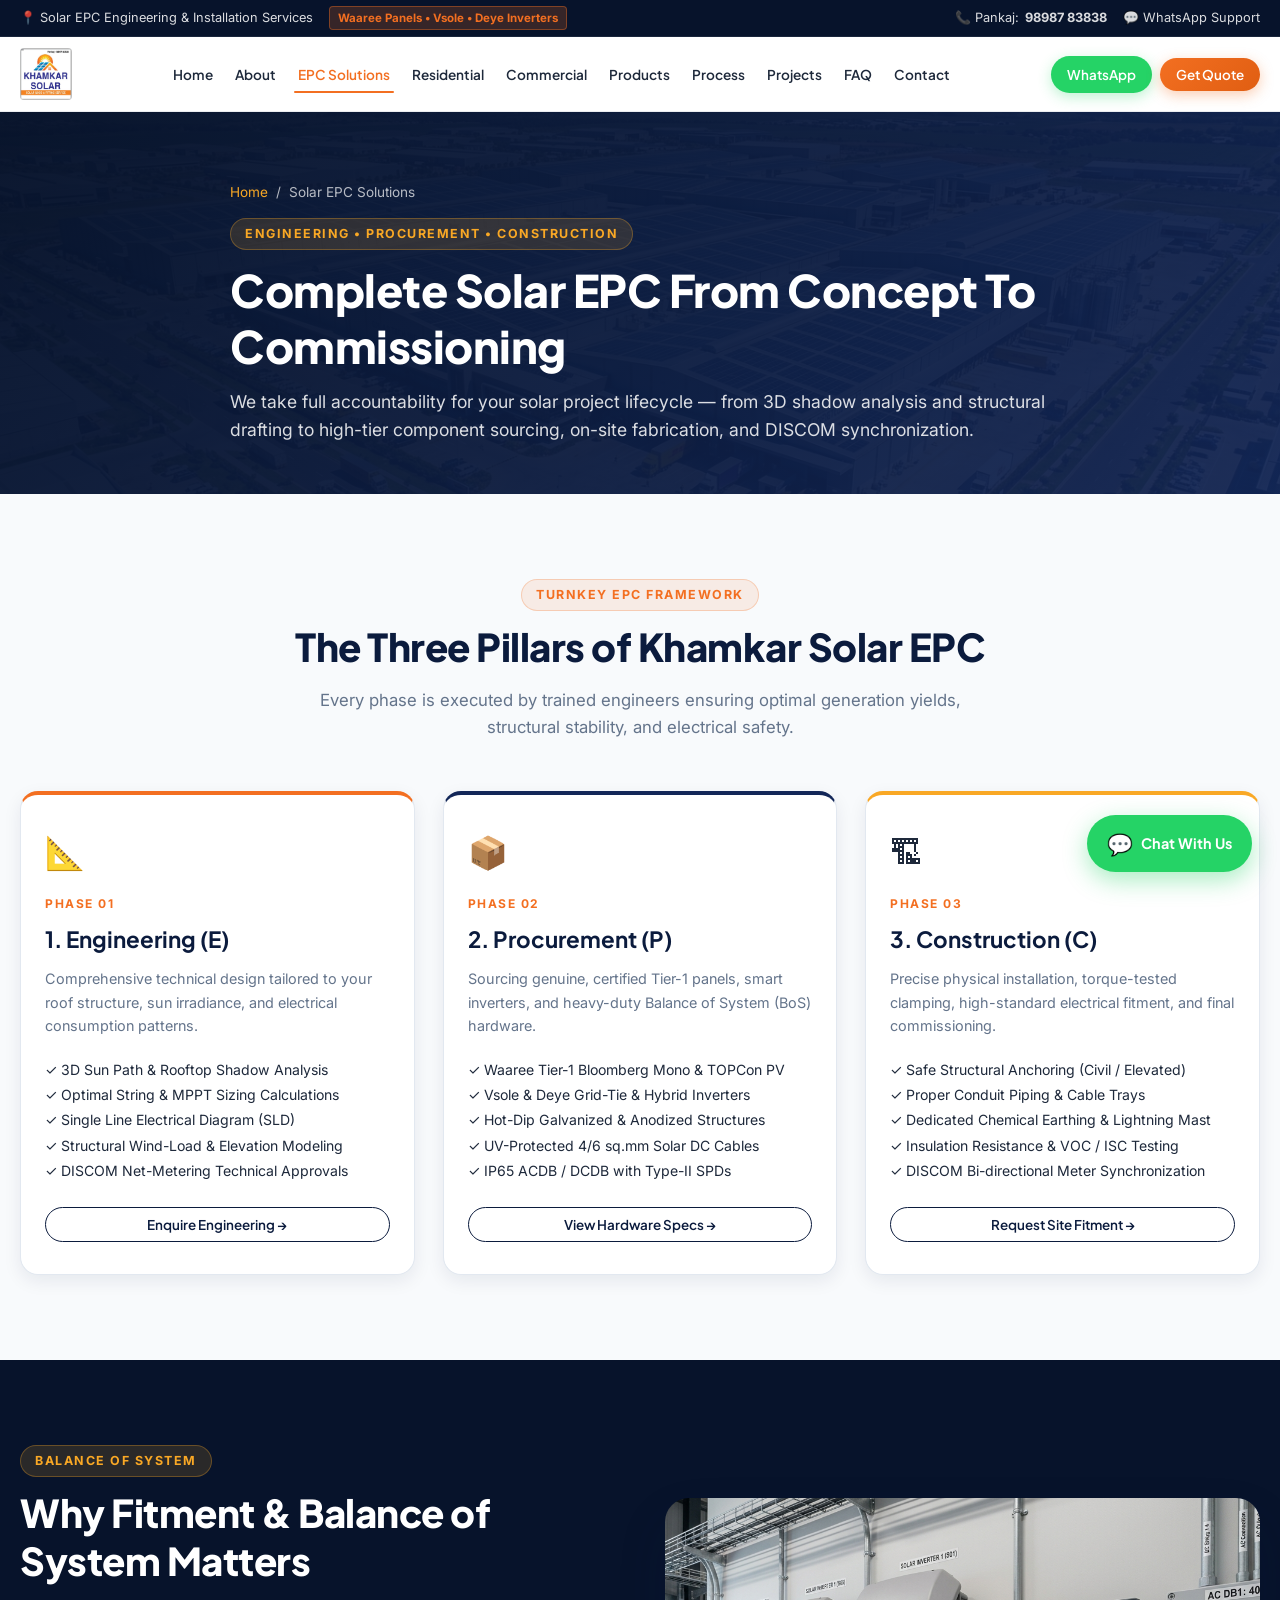
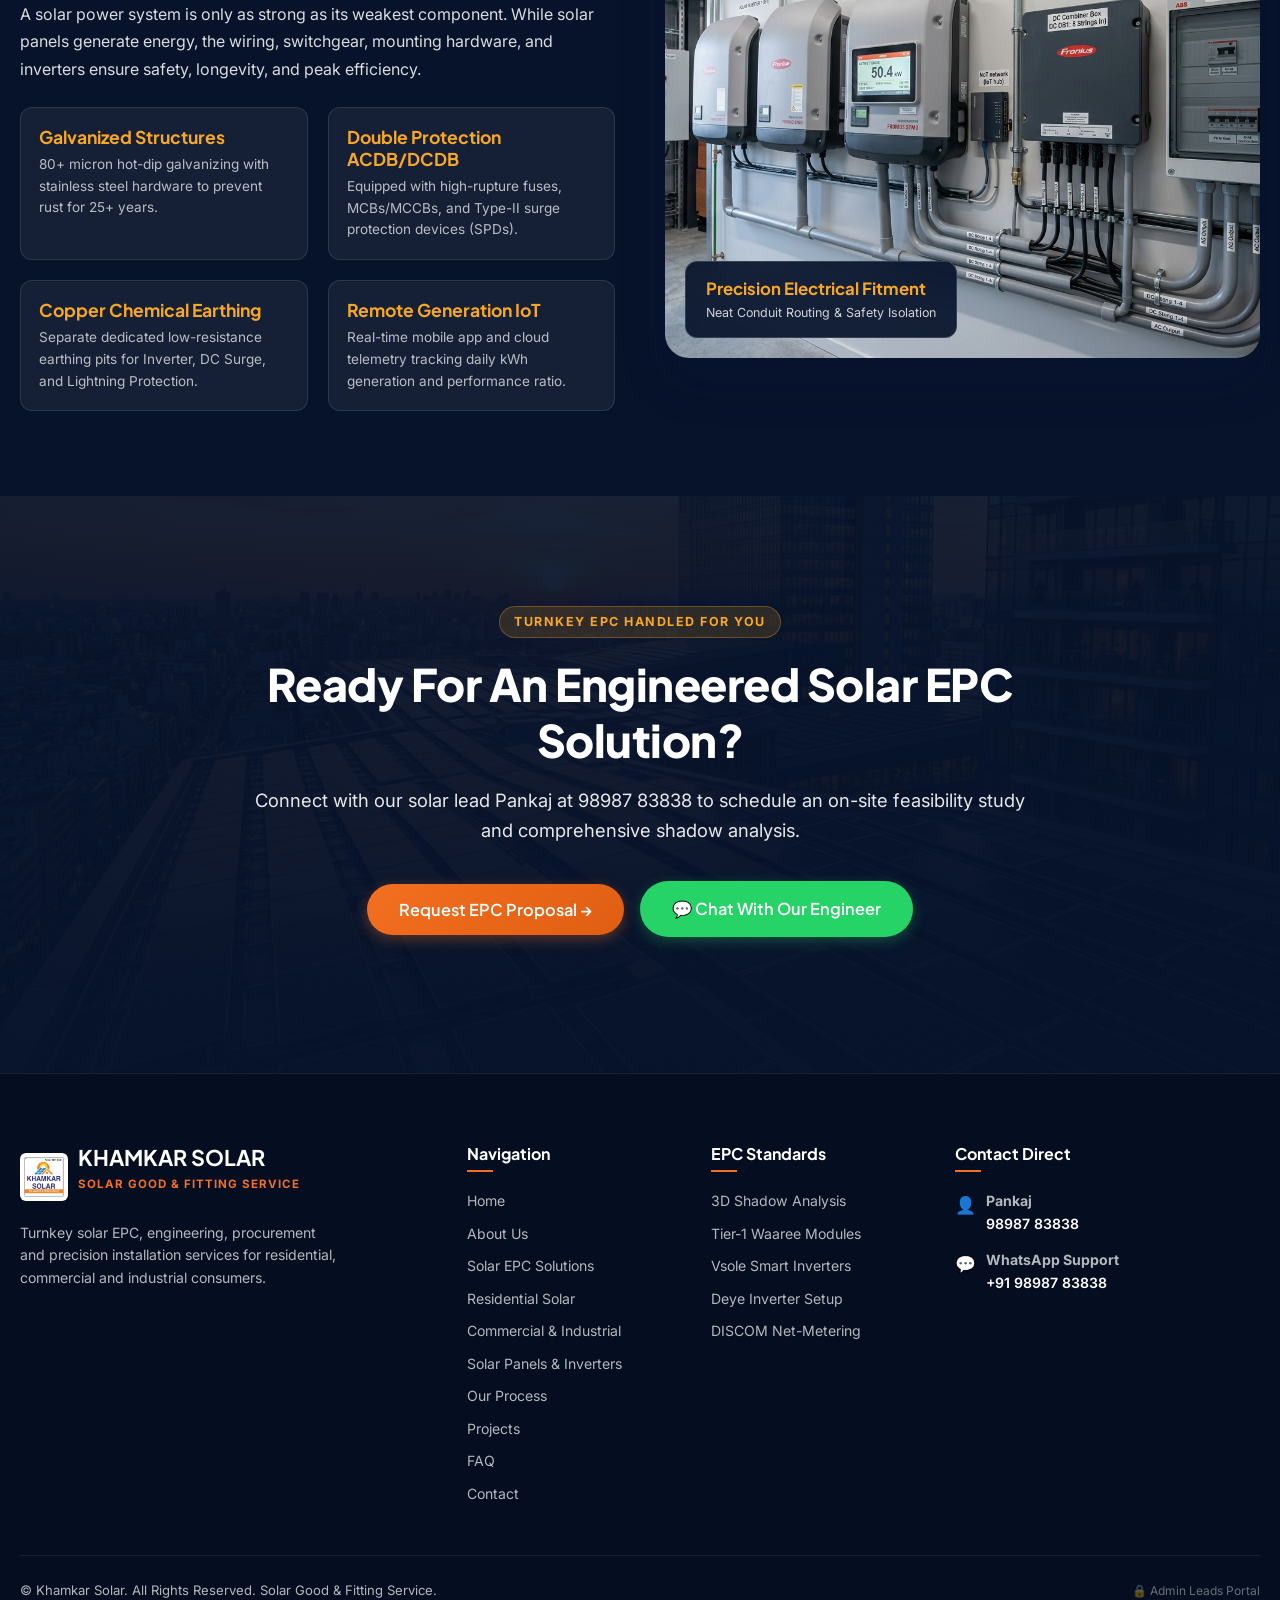
<file: solutions.html>
<!DOCTYPE html>
<html lang="en">
<head>
  <meta charset="UTF-8">
  <meta name="viewport" content="width=device-width, initial-scale=1.0">
  <title>Solar EPC Solutions | Khamkar Solar — Engineering, Procurement & Construction</title>
  <meta name="description" content="End-to-end Solar EPC solutions by Khamkar Solar. Complete engineering, component procurement, and construction for residential, commercial, and industrial solar.">
  <link rel="icon" href="assets/images/khamkar-solar-logo.png" type="image/png">
  <link rel="stylesheet" href="css/style.css">
  <link rel="stylesheet" href="css/components.css">
</head>
<body>

  <!-- Topbar -->
  <div class="topbar">
    <div class="container topbar-content">
      <div class="topbar-left">
        <span class="topbar-link">📍 Solar EPC Engineering & Installation Services</span>
        <span class="topbar-badge">Waaree Panels • Vsole • Deye Inverters</span>
      </div>
      <div class="topbar-right">
        <a href="tel:9898783838" class="topbar-link">📞 Pankaj: <strong>98987 83838</strong></a>
        <a href="https://wa.me/919898783838" target="_blank" class="topbar-link">💬 WhatsApp Support</a>
      </div>
    </div>
  </div>

  <!-- Header -->
  <header class="main-header">
    <div class="container header-container">
      <a href="index.html" class="brand-logo-wrap">
        <img src="assets/images/khamkar-solar-logo.png" alt="Khamkar Solar - Solar Good & Fitting Service" class="brand-logo-img">
      </a>

      <!-- Desktop Nav -->
      <nav class="nav-menu">
        <a href="index.html" class="nav-link">Home</a>
        <a href="about.html" class="nav-link">About</a>
        <a href="solutions.html" class="nav-link active">EPC Solutions</a>
        <a href="residential.html" class="nav-link">Residential</a>
        <a href="commercial.html" class="nav-link">Commercial</a>
        <a href="products.html" class="nav-link">Products</a>
        <a href="process.html" class="nav-link">Process</a>
        <a href="projects.html" class="nav-link">Projects</a>
        <a href="faq.html" class="nav-link">FAQ</a>
        <a href="contact.html" class="nav-link">Contact</a>
      </nav>

      <!-- Header CTAs -->
      <div class="header-actions">
        <a href="https://wa.me/919898783838" target="_blank" class="btn btn-whatsapp btn-sm">WhatsApp</a>
        <button class="btn btn-primary btn-sm btn-open-quote-modal">Get Quote</button>
        <button class="mobile-nav-toggle" aria-label="Toggle navigation">☰</button>
      </div>
    </div>
  </header>

  <div class="mobile-drawer-backdrop"></div>
  <aside class="mobile-nav-drawer">
    <div>
      <div class="mobile-drawer-header">
        <a href="index.html" class="brand-logo-wrap">
          <img src="assets/images/khamkar-solar-logo.png" alt="Khamkar Solar" style="height: 46px;">
        </a>
        <button class="mobile-drawer-close" aria-label="Close menu">✕</button>
      </div>
      <nav class="mobile-nav-list">
        <a href="index.html">Home</a>
        <a href="about.html">About</a>
        <a href="solutions.html" class="active">EPC Solutions</a>
        <a href="residential.html">Residential</a>
        <a href="commercial.html">Commercial</a>
        <a href="products.html">Products</a>
        <a href="process.html">Process</a>
        <a href="projects.html">Projects</a>
        <a href="faq.html">FAQ</a>
        <a href="contact.html">Contact</a>
      </nav>
    </div>
    <div class="mobile-drawer-footer">
      <a href="tel:9898783838" class="btn btn-secondary btn-sm">📞 Call: 98987 83838</a>
      <button class="btn btn-primary btn-sm btn-open-quote-modal">Get Free Solar Quote</button>
    </div>
  </aside>

  <!-- Page Hero -->
  <section class="page-hero">
    <img src="assets/images/hero-industrial-solar.jpg" alt="Solar EPC Infrastructure" class="page-hero-bg">
    <div class="page-hero-overlay"></div>
    <div class="container">
      <div class="page-hero-content">
        <div class="breadcrumb">
          <a href="index.html">Home</a> <span>/</span> <span>Solar EPC Solutions</span>
        </div>
        <span class="eyebrow eyebrow-light eyebrow-pill">Engineering • Procurement • Construction</span>
        <h1 class="page-hero-title">Complete Solar EPC From Concept To Commissioning</h1>
        <p class="page-hero-desc">
          We take full accountability for your solar project lifecycle — from 3D shadow analysis and structural drafting to high-tier component sourcing, on-site fabrication, and DISCOM synchronization.
        </p>
      </div>
    </div>
  </section>

  <!-- The 3 Pillars of Solar EPC -->
  <section class="section">
    <div class="container">
      <div class="text-center" style="max-width: 720px; margin: 0 auto 50px;">
        <span class="eyebrow eyebrow-pill">Turnkey EPC Framework</span>
        <h2 class="section-title">The Three Pillars of Khamkar Solar EPC</h2>
        <p class="section-subtitle center-block">
          Every phase is executed by trained engineers ensuring optimal generation yields, structural stability, and electrical safety.
        </p>
      </div>

      <div class="grid-3">
        <!-- Pillar 1: Engineering -->
        <div class="solution-card" style="border-top: 4px solid var(--color-accent-orange);">
          <div class="solution-card-body" style="padding: 32px 24px;">
            <div>
              <div style="font-size: 2rem; margin-bottom: 12px;">📐</div>
              <span class="eyebrow" style="font-size: 0.75rem;">Phase 01</span>
              <h3 style="font-size: 1.4rem; margin-bottom: 14px;">1. Engineering (E)</h3>
              <p style="color: var(--color-text-muted); font-size: 0.9rem; line-height: 1.6; margin-bottom: 20px;">
                Comprehensive technical design tailored to your roof structure, sun irradiance, and electrical consumption patterns.
              </p>
              <ul style="color: var(--color-text-main); font-size: 0.88rem; line-height: 1.8; margin-bottom: 24px;">
                <li>✓ 3D Sun Path & Rooftop Shadow Analysis</li>
                <li>✓ Optimal String & MPPT Sizing Calculations</li>
                <li>✓ Single Line Electrical Diagram (SLD)</li>
                <li>✓ Structural Wind-Load & Elevation Modeling</li>
                <li>✓ DISCOM Net-Metering Technical Approvals</li>
              </ul>
            </div>
            <button class="btn btn-outline-navy btn-sm btn-open-quote-modal" style="width: 100%;">Enquire Engineering →</button>
          </div>
        </div>

        <!-- Pillar 2: Procurement -->
        <div class="solution-card" style="border-top: 4px solid var(--color-primary-navy);">
          <div class="solution-card-body" style="padding: 32px 24px;">
            <div>
              <div style="font-size: 2rem; margin-bottom: 12px;">📦</div>
              <span class="eyebrow" style="font-size: 0.75rem;">Phase 02</span>
              <h3 style="font-size: 1.4rem; margin-bottom: 14px;">2. Procurement (P)</h3>
              <p style="color: var(--color-text-muted); font-size: 0.9rem; line-height: 1.6; margin-bottom: 20px;">
                Sourcing genuine, certified Tier-1 panels, smart inverters, and heavy-duty Balance of System (BoS) hardware.
              </p>
              <ul style="color: var(--color-text-main); font-size: 0.88rem; line-height: 1.8; margin-bottom: 24px;">
                <li>✓ Waaree Tier-1 Bloomberg Mono & TOPCon PV</li>
                <li>✓ Vsole & Deye Grid-Tie & Hybrid Inverters</li>
                <li>✓ Hot-Dip Galvanized & Anodized Structures</li>
                <li>✓ UV-Protected 4/6 sq.mm Solar DC Cables</li>
                <li>✓ IP65 ACDB / DCDB with Type-II SPDs</li>
              </ul>
            </div>
            <button class="btn btn-outline-navy btn-sm btn-open-quote-modal" style="width: 100%;">View Hardware Specs →</button>
          </div>
        </div>

        <!-- Pillar 3: Construction -->
        <div class="solution-card" style="border-top: 4px solid var(--color-accent-gold);">
          <div class="solution-card-body" style="padding: 32px 24px;">
            <div>
              <div style="font-size: 2rem; margin-bottom: 12px;">🏗</div>
              <span class="eyebrow" style="font-size: 0.75rem;">Phase 03</span>
              <h3 style="font-size: 1.4rem; margin-bottom: 14px;">3. Construction (C)</h3>
              <p style="color: var(--color-text-muted); font-size: 0.9rem; line-height: 1.6; margin-bottom: 20px;">
                Precise physical installation, torque-tested clamping, high-standard electrical fitment, and final commissioning.
              </p>
              <ul style="color: var(--color-text-main); font-size: 0.88rem; line-height: 1.8; margin-bottom: 24px;">
                <li>✓ Safe Structural Anchoring (Civil / Elevated)</li>
                <li>✓ Proper Conduit Piping & Cable Trays</li>
                <li>✓ Dedicated Chemical Earthing & Lightning Mast</li>
                <li>✓ Insulation Resistance & VOC / ISC Testing</li>
                <li>✓ DISCOM Bi-directional Meter Synchronization</li>
              </ul>
            </div>
            <button class="btn btn-outline-navy btn-sm btn-open-quote-modal" style="width: 100%;">Request Site Fitment →</button>
          </div>
        </div>
      </div>
    </div>
  </section>

  <!-- Balance of System (BoS) Quality Section -->
  <section class="section section-dark">
    <div class="container">
      <div class="split-screen">
        <div>
          <span class="eyebrow eyebrow-light eyebrow-pill">Balance of System</span>
          <h2 class="section-title text-white">Why Fitment & Balance of System Matters</h2>
          <p style="color: rgba(255,255,255,0.85); font-size: 1rem; line-height: 1.7; margin-bottom: 20px;">
            A solar power system is only as strong as its weakest component. While solar panels generate energy, the wiring, switchgear, mounting hardware, and inverters ensure safety, longevity, and peak efficiency.
          </p>
          <div class="grid-2" style="gap: 20px; margin-top: 24px;">
            <div style="background: rgba(255,255,255,0.06); padding: 18px; border-radius: var(--radius-md); border: 1px solid rgba(255,255,255,0.1);">
              <h4 style="color: var(--color-accent-gold); font-size: 1.1rem; margin-bottom: 6px;">Galvanized Structures</h4>
              <p style="color: rgba(255,255,255,0.7); font-size: 0.85rem;">80+ micron hot-dip galvanizing with stainless steel hardware to prevent rust for 25+ years.</p>
            </div>
            <div style="background: rgba(255,255,255,0.06); padding: 18px; border-radius: var(--radius-md); border: 1px solid rgba(255,255,255,0.1);">
              <h4 style="color: var(--color-accent-gold); font-size: 1.1rem; margin-bottom: 6px;">Double Protection ACDB/DCDB</h4>
              <p style="color: rgba(255,255,255,0.7); font-size: 0.85rem;">Equipped with high-rupture fuses, MCBs/MCCBs, and Type-II surge protection devices (SPDs).</p>
            </div>
            <div style="background: rgba(255,255,255,0.06); padding: 18px; border-radius: var(--radius-md); border: 1px solid rgba(255,255,255,0.1);">
              <h4 style="color: var(--color-accent-gold); font-size: 1.1rem; margin-bottom: 6px;">Copper Chemical Earthing</h4>
              <p style="color: rgba(255,255,255,0.7); font-size: 0.85rem;">Separate dedicated low-resistance earthing pits for Inverter, DC Surge, and Lightning Protection.</p>
            </div>
            <div style="background: rgba(255,255,255,0.06); padding: 18px; border-radius: var(--radius-md); border: 1px solid rgba(255,255,255,0.1);">
              <h4 style="color: var(--color-accent-gold); font-size: 1.1rem; margin-bottom: 6px;">Remote Generation IoT</h4>
              <p style="color: rgba(255,255,255,0.7); font-size: 0.85rem;">Real-time mobile app and cloud telemetry tracking daily kWh generation and performance ratio.</p>
            </div>
          </div>
        </div>
        <div class="split-image-wrap">
          <img src="assets/images/solar-inverter-system.jpg" alt="Balance of System Electrical Distribution" class="split-image">
          <div class="split-badge">
            <div class="split-badge-title">Precision Electrical Fitment</div>
            <div class="split-badge-sub">Neat Conduit Routing & Safety Isolation</div>
          </div>
        </div>
      </div>
    </div>
  </section>

  <!-- Grand CTA -->
  <section class="grand-cta-section">
    <img src="assets/images/hero-solar-sunset.jpg" alt="Sunset Solar Array" class="grand-cta-bg">
    <div class="grand-cta-overlay"></div>
    <div class="container">
      <div class="grand-cta-content">
        <span class="eyebrow eyebrow-light eyebrow-pill" style="margin-bottom: 18px;">Turnkey EPC Handled For You</span>
        <h2>Ready For An Engineered Solar EPC Solution?</h2>
        <p>
          Connect with our solar lead Pankaj at 98987 83838 to schedule an on-site feasibility study and comprehensive shadow analysis.
        </p>
        <div class="grand-cta-buttons">
          <button class="btn btn-primary btn-lg btn-open-quote-modal">Request EPC Proposal →</button>
          <a href="https://wa.me/919898783838" target="_blank" class="btn btn-whatsapp btn-lg">
            💬 Chat With Our Engineer
          </a>
        </div>
      </div>
    </div>
  </section>

  <!-- Footer -->
  <footer class="main-footer">
    <div class="container">
      <div class="footer-grid">
        <div class="footer-brand">
          <div style="display: flex; align-items: center; gap: 10px; margin-bottom: 12px;">
            <img src="assets/images/khamkar-solar-logo.png" alt="Khamkar Solar" style="height: 48px; background: #FFF; padding: 4px; border-radius: 6px;">
            <div>
              <h3>KHAMKAR SOLAR</h3>
              <div class="footer-tagline">SOLAR GOOD & FITTING SERVICE</div>
            </div>
          </div>
          <p>Turnkey solar EPC, engineering, procurement and precision installation services for residential, commercial and industrial consumers.</p>
        </div>
        <div>
          <h4 class="footer-heading">Navigation</h4>
          <div class="footer-links">
            <a href="index.html">Home</a>
            <a href="about.html">About Us</a>
            <a href="solutions.html">Solar EPC Solutions</a>
            <a href="residential.html">Residential Solar</a>
            <a href="commercial.html">Commercial & Industrial</a>
            <a href="products.html">Solar Panels & Inverters</a>
            <a href="process.html">Our Process</a>
            <a href="projects.html">Projects</a>
            <a href="faq.html">FAQ</a>
            <a href="contact.html">Contact</a>
          </div>
        </div>
        <div>
          <h4 class="footer-heading">EPC Standards</h4>
          <div class="footer-links">
            <a href="solutions.html">3D Shadow Analysis</a>
            <a href="products.html">Tier-1 Waaree Modules</a>
            <a href="products.html">Vsole Smart Inverters</a>
            <a href="products.html">Deye Inverter Setup</a>
            <a href="solutions.html">DISCOM Net-Metering</a>
          </div>
        </div>
        <div>
          <h4 class="footer-heading">Contact Direct</h4>
          <div class="footer-contact-item">
            <span class="footer-contact-icon">👤</span>
            <div><strong>Pankaj</strong><br><a href="tel:9898783838">98987 83838</a></div>
          </div>
          <div class="footer-contact-item">
            <span class="footer-contact-icon">💬</span>
            <div><strong>WhatsApp Support</strong><br><a href="https://wa.me/919898783838" target="_blank">+91 98987 83838</a></div>
          </div>
        </div>
      </div>
      <div class="footer-bottom">
        <div>© Khamkar Solar. All Rights Reserved. Solar Good & Fitting Service.</div>
        <div><a href="#" id="openAdminLeads" class="footer-admin-btn">🔒 Admin Leads Portal</a></div>
      </div>
    </div>
  </footer>

  <!-- Global Quote Modal -->
  <div class="modal-backdrop" id="quoteModal">
    <div class="quote-modal-card">
      <div class="quote-modal-header">
        <button class="quote-modal-close" aria-label="Close modal">✕</button>
        <span class="eyebrow eyebrow-light" style="font-size: 0.75rem; letter-spacing: 1px;">KHAMKAR SOLAR EPC</span>
        <h3 style="color: #FFF; font-size: 1.4rem;">Get Your Free Solar Quote</h3>
        <p style="color: rgba(255,255,255,0.75); font-size: 0.82rem; margin-top: 4px;">Complete 5 simple steps for an engineered solar sizing proposal.</p>
        <div class="quote-step-indicators">
          <div class="step-node active">1</div>
          <div class="step-node">2</div>
          <div class="step-node">3</div>
          <div class="step-node">4</div>
          <div class="step-node">5</div>
        </div>
      </div>
      <div class="quote-modal-body">
        <div class="quote-form-wizard">
          <form id="multiStepQuoteForm">
            <div class="quote-step-pane active" data-step="1">
              <h3>What type of property is this for?</h3>
              <p>Select your establishment type.</p>
              <div class="radio-selection-grid">
                <label class="radio-box-option selected">
                  <input type="radio" name="propertyType" value="Residential" checked>
                  <div class="radio-box-icon">🏡</div>
                  <span class="radio-box-label">Residential</span>
                </label>
                <label class="radio-box-option">
                  <input type="radio" name="propertyType" value="Commercial">
                  <div class="radio-box-icon">🏢</div>
                  <span class="radio-box-label">Commercial</span>
                </label>
                <label class="radio-box-option">
                  <input type="radio" name="propertyType" value="Industrial">
                  <div class="radio-box-icon">🏭</div>
                  <span class="radio-box-label">Industrial</span>
                </label>
              </div>
            </div>
            <div class="quote-step-pane" data-step="2">
              <h3>Monthly Electricity Bill?</h3>
              <div class="form-field">
                <select id="quoteBillRange">
                  <option value="Under ₹3,000">Under ₹3,000 / month</option>
                  <option value="₹3,000 - ₹6,000" selected>₹3,000 - ₹6,000 / month</option>
                  <option value="₹6,000 - ₹12,000">₹6,000 - ₹12,000 / month</option>
                  <option value="₹12,000 - ₹25,000">₹12,000 - ₹25,000 / month</option>
                  <option value="Above ₹25,000">Above ₹25,000 / month</option>
                </select>
              </div>
            </div>
            <div class="quote-step-pane" data-step="3">
              <h3>City / Location</h3>
              <div class="form-field">
                <input type="text" id="quoteCity" placeholder="City or Town name">
              </div>
            </div>
            <div class="quote-step-pane" data-step="4">
              <h3>Your Contact Information</h3>
              <div class="form-field">
                <label>Full Name *</label>
                <input type="text" id="quoteName" required placeholder="Full name">
              </div>
              <div class="form-field">
                <label>Phone Number *</label>
                <input type="tel" id="quotePhone" required placeholder="10-digit mobile number">
              </div>
            </div>
            <div class="quote-step-pane" data-step="5">
              <h3>Requirement Notes</h3>
              <div class="form-field">
                <select id="quoteRequirement">
                  <option value="Solar EPC Rooftop" selected>Solar EPC Rooftop System</option>
                  <option value="Waaree Solar Panels">Waaree Solar Panels</option>
                  <option value="Inverter Installation">Vsole / Deye Inverters</option>
                  <option value="Consultation">Engineering Consultation</option>
                </select>
              </div>
              <div class="form-field">
                <textarea id="quoteMessage" rows="3" placeholder="Additional details..."></textarea>
              </div>
            </div>
            <div class="quote-modal-footer">
              <button type="button" class="btn btn-outline-navy btn-sm" id="quoteBtnPrev" style="display: none;">← Back</button>
              <div style="margin-left: auto;">
                <button type="button" class="btn btn-primary" id="quoteBtnNext">Continue →</button>
                <button type="submit" class="btn btn-primary" id="quoteBtnSubmit" style="display: none;">Submit Quote ✓</button>
              </div>
            </div>
          </form>
        </div>
        <div class="quote-success-state" style="display: none;">
          <div class="quote-success-icon">✓</div>
          <h3>Thank You!</h3>
          <p>We have received your enquiry. Our team will contact you shortly.</p>
          <a href="#" target="_blank" class="btn btn-whatsapp btn-wa-submit">💬 Fast-Track on WhatsApp</a>
        </div>
      </div>
    </div>
  </div>

  <!-- Floating Elements -->
  <a href="https://wa.me/919898783838" target="_blank" class="whatsapp-float-btn" aria-label="Chat on WhatsApp">
    <span class="whatsapp-float-icon">💬</span>
    <span>Chat With Us</span>
  </a>
  <div class="mobile-call-bar">
    <div class="mobile-call-bar-grid">
      <a href="tel:9898783838" class="btn btn-secondary btn-sm" style="background: var(--color-primary); color: #FFF;">📞 Call</a>
      <a href="https://wa.me/919898783838" target="_blank" class="btn btn-whatsapp btn-sm">💬 WhatsApp</a>
    </div>
  </div>

  <div class="admin-drawer" id="adminDrawer">
    <div class="admin-drawer-header">
      <div><h3 style="color: #FFF;">CMS & Lead Storage</h3></div>
      <button id="closeAdminDrawer" style="color: #FFF;">✕</button>
    </div>
    <div class="admin-drawer-body">
      <div id="adminLeadsList"></div>
    </div>
  </div>

  <script src="js/main.js"></script>
</body>
</html>
</file>
<file: css/style.css>
/* ==========================================================================
   KHAMKAR SOLAR — EPC CORPORATE DESIGN SYSTEM & CORE STYLES
   Brand: Khamkar Solar | Solar Good & Fitting Service
   ========================================================================== */

@import url('https://fonts.googleapis.com/css2?family=Inter:wght@300;400;500;600;700&family=Plus+Jakarta+Sans:wght@400;500;600;700;800&display=swap');

:root {
  /* Brand Color Palette */
  --color-primary-dark: #07132B;
  --color-primary: #0B1B3D;
  --color-primary-navy: #132758;
  --color-primary-light: #1E3A8A;
  
  --color-accent-orange: #F36F21;
  --color-accent-orange-hover: #E05E12;
  --color-accent-orange-glow: rgba(243, 111, 33, 0.25);
  
  --color-accent-gold: #F9A825;
  --color-accent-yellow: #FFB300;
  
  --color-bg-light: #F8FAFC;
  --color-bg-white: #FFFFFF;
  --color-bg-card: #FFFFFF;
  --color-bg-dark-card: #0F1E36;
  
  --color-text-main: #1E293B;
  --color-text-muted: #64748B;
  --color-text-light: #94A3B8;
  --color-text-white: #FFFFFF;
  
  --color-border: #E2E8F0;
  --color-border-dark: rgba(255, 255, 255, 0.12);
  
  /* Typography */
  --font-heading: 'Plus Jakarta Sans', -apple-system, BlinkMacSystemFont, 'Segoe UI', Roboto, sans-serif;
  --font-body: 'Inter', -apple-system, BlinkMacSystemFont, 'Segoe UI', Roboto, sans-serif;
  
  /* Shadows & Glassmorphism */
  --shadow-sm: 0 2px 4px rgba(11, 27, 61, 0.04);
  --shadow-md: 0 6px 18px rgba(11, 27, 61, 0.08);
  --shadow-lg: 0 14px 32px rgba(11, 27, 61, 0.12);
  --shadow-xl: 0 24px 48px rgba(11, 27, 61, 0.16);
  --shadow-orange: 0 10px 25px rgba(243, 111, 33, 0.35);
  
  --glass-bg: rgba(255, 255, 255, 0.92);
  --glass-border: rgba(255, 255, 255, 0.4);
  --glass-dark-bg: rgba(11, 27, 61, 0.75);
  --glass-dark-border: rgba(255, 255, 255, 0.1);
  
  /* Transitions */
  --transition-fast: 0.2s cubic-bezier(0.4, 0, 0.2, 1);
  --transition-normal: 0.35s cubic-bezier(0.4, 0, 0.2, 1);
  --transition-slow: 0.6s cubic-bezier(0.4, 0, 0.2, 1);
  
  /* Container & Spacing */
  --container-max: 1280px;
  --radius-sm: 6px;
  --radius-md: 12px;
  --radius-lg: 18px;
  --radius-xl: 24px;
}

/* Base Resets */
*, *::before, *::after {
  box-sizing: border-box;
  margin: 0;
  padding: 0;
}

html {
  scroll-behavior: smooth;
  font-size: 16px;
  -webkit-text-size-adjust: 100%;
}

body {
  font-family: var(--font-body);
  color: var(--color-text-main);
  background-color: var(--color-bg-light);
  line-height: 1.6;
  overflow-x: hidden;
  -webkit-font-smoothing: antialiased;
}

img {
  max-width: 100%;
  height: auto;
  display: block;
}

a {
  color: inherit;
  text-decoration: none;
  transition: var(--transition-fast);
}

button {
  cursor: pointer;
  border: none;
  background: none;
  font-family: inherit;
  transition: var(--transition-fast);
}

ul, ol {
  list-style: none;
}

.container {
  max-width: var(--container-max);
  margin: 0 auto;
  padding: 0 20px;
}

/* Typography Utility */
h1, h2, h3, h4, h5, h6 {
  font-family: var(--font-heading);
  font-weight: 700;
  color: var(--color-primary);
  line-height: 1.25;
}

.eyebrow {
  display: inline-flex;
  align-items: center;
  gap: 8px;
  text-transform: uppercase;
  font-size: 0.78rem;
  font-weight: 700;
  letter-spacing: 1.5px;
  color: var(--color-accent-orange);
  margin-bottom: 12px;
}

.eyebrow-pill {
  background: rgba(243, 111, 33, 0.1);
  color: var(--color-accent-orange);
  padding: 5px 14px;
  border-radius: 50px;
  border: 1px solid rgba(243, 111, 33, 0.25);
}

.eyebrow-light {
  color: var(--color-accent-gold);
}

.eyebrow-light.eyebrow-pill {
  background: rgba(249, 168, 37, 0.15);
  border-color: rgba(249, 168, 37, 0.3);
}

.section-title {
  font-size: 2.4rem;
  font-weight: 800;
  margin-bottom: 16px;
  letter-spacing: -0.5px;
}

.section-subtitle {
  font-size: 1.05rem;
  color: var(--color-text-muted);
  max-width: 680px;
  margin-bottom: 40px;
}

.text-white {
  color: var(--color-text-white) !important;
}

.text-muted-light {
  color: var(--color-text-light) !important;
}

.text-center {
  text-align: center;
}

.center-block {
  margin-left: auto;
  margin-right: auto;
}

/* Buttons */
.btn {
  display: inline-flex;
  align-items: center;
  justify-content: center;
  gap: 8px;
  font-family: var(--font-heading);
  font-weight: 600;
  font-size: 0.92rem;
  padding: 12px 24px;
  border-radius: 50px;
  transition: all var(--transition-fast);
  white-space: nowrap;
}

.btn-primary {
  background: linear-gradient(135deg, var(--color-accent-orange) 0%, #E05E12 100%);
  color: #FFFFFF;
  box-shadow: 0 4px 14px rgba(243, 111, 33, 0.35);
}

.btn-primary:hover {
  background: linear-gradient(135deg, #FF7D30 0%, var(--color-accent-orange) 100%);
  transform: translateY(-2px);
  box-shadow: 0 8px 22px rgba(243, 111, 33, 0.45);
}

.btn-secondary {
  background: rgba(255, 255, 255, 0.12);
  color: #FFFFFF;
  border: 1px solid rgba(255, 255, 255, 0.3);
  backdrop-filter: blur(8px);
}

.btn-secondary:hover {
  background: rgba(255, 255, 255, 0.22);
  border-color: #FFFFFF;
  transform: translateY(-2px);
}

.btn-outline-navy {
  background: transparent;
  color: var(--color-primary);
  border: 1.5px solid var(--color-primary);
}

.btn-outline-navy:hover {
  background: var(--color-primary);
  color: #FFFFFF;
  transform: translateY(-2px);
}

.btn-whatsapp {
  background: #25D366;
  color: #FFFFFF;
  box-shadow: 0 4px 14px rgba(37, 211, 102, 0.3);
}

.btn-whatsapp:hover {
  background: #20BA5A;
  transform: translateY(-2px);
  box-shadow: 0 8px 20px rgba(37, 211, 102, 0.45);
}

.btn-sm {
  padding: 8px 16px;
  font-size: 0.84rem;
}

.btn-lg {
  padding: 15px 32px;
  font-size: 1.02rem;
}

.btn-icon-right span {
  transition: transform var(--transition-fast);
}

.btn:hover .btn-icon-right span {
  transform: translateX(4px);
}

/* ==========================================================================
   GLOBAL HEADER & NAVIGATION (DESKTOP & MOBILE OPTIMIZED)
   ========================================================================== */

/* Top Topbar */
.topbar {
  background: var(--color-primary-dark);
  color: rgba(255, 255, 255, 0.82);
  font-size: 0.8rem;
  padding: 6px 0;
  border-bottom: 1px solid rgba(255, 255, 255, 0.08);
}

.topbar-content {
  display: flex;
  justify-content: space-between;
  align-items: center;
}

.topbar-left, .topbar-right {
  display: flex;
  align-items: center;
  gap: 16px;
}

.topbar-link {
  display: flex;
  align-items: center;
  gap: 6px;
  color: rgba(255, 255, 255, 0.85);
  font-size: 0.8rem;
  white-space: nowrap;
}

.topbar-link:hover {
  color: var(--color-accent-gold);
}

.topbar-badge {
  background: rgba(243, 111, 33, 0.2);
  color: var(--color-accent-orange);
  font-weight: 700;
  padding: 2px 8px;
  border-radius: 4px;
  font-size: 0.72rem;
  border: 1px solid rgba(243, 111, 33, 0.4);
  white-space: nowrap;
}

/* Main Navigation Header */
.main-header {
  position: sticky;
  top: 0;
  left: 0;
  right: 0;
  z-index: 1000;
  background: rgba(255, 255, 255, 0.98);
  backdrop-filter: blur(16px);
  -webkit-backdrop-filter: blur(16px);
  border-bottom: 1px solid rgba(11, 27, 61, 0.08);
  transition: all var(--transition-normal);
}

.main-header.scrolled {
  background: #FFFFFF;
  box-shadow: var(--shadow-md);
  padding: 2px 0;
}

.header-container {
  display: flex;
  align-items: center;
  justify-content: space-between;
  height: 74px;
  transition: height var(--transition-normal);
  gap: 16px;
}

.main-header.scrolled .header-container {
  height: 64px;
}

/* Brand Logo (Clean & Perfectly Sized) */
.brand-logo-wrap {
  display: flex;
  align-items: center;
  text-decoration: none;
  flex-shrink: 0;
}

.brand-logo-img {
  height: 52px;
  width: auto;
  object-fit: contain;
  transition: height var(--transition-normal);
  border-radius: 4px;
}

.main-header.scrolled .brand-logo-img {
  height: 44px;
}

/* Nav Menu (Single-line, Zero-wrap, High readability) */
.nav-menu {
  display: flex;
  align-items: center;
  gap: 14px;
  margin: 0;
  padding: 0;
}

.nav-link {
  font-family: var(--font-heading);
  font-size: 0.85rem;
  font-weight: 600;
  color: var(--color-text-main);
  position: relative;
  padding: 8px 4px;
  white-space: nowrap !important;
  transition: color var(--transition-fast);
  text-decoration: none;
}

.nav-link::after {
  content: '';
  position: absolute;
  bottom: 0;
  left: 0;
  width: 0;
  height: 2.5px;
  background: var(--color-accent-orange);
  border-radius: 2px;
  transition: width var(--transition-fast);
}

.nav-link:hover, .nav-link.active {
  color: var(--color-accent-orange);
}

.nav-link:hover::after, .nav-link.active::after {
  width: 100%;
}

/* Header CTAs */
.header-actions {
  display: flex;
  align-items: center;
  gap: 8px;
  flex-shrink: 0;
}

.header-actions .btn {
  padding: 8px 16px;
  font-size: 0.84rem;
}

/* Mobile Toggle */
.mobile-nav-toggle {
  display: none;
  background: rgba(11, 27, 61, 0.05);
  border: 1px solid rgba(11, 27, 61, 0.12);
  width: 42px;
  height: 42px;
  border-radius: 8px;
  color: var(--color-primary);
  font-size: 1.4rem;
  align-items: center;
  justify-content: center;
}

.mobile-nav-toggle:hover {
  background: rgba(243, 111, 33, 0.1);
  color: var(--color-accent-orange);
}

/* Mobile Navigation Drawer */
.mobile-nav-drawer {
  position: fixed;
  top: 0;
  right: -100%;
  width: 85%;
  max-width: 360px;
  height: 100vh;
  background: var(--color-primary-dark);
  color: #FFFFFF;
  z-index: 2000;
  padding: 24px 20px;
  box-shadow: -10px 0 30px rgba(0,0,0,0.5);
  display: flex;
  flex-direction: column;
  justify-content: space-between;
  transition: right var(--transition-normal);
  overflow-y: auto;
}

.mobile-nav-drawer.active {
  right: 0;
}

.mobile-drawer-backdrop {
  position: fixed;
  inset: 0;
  background: rgba(0, 0, 0, 0.6);
  backdrop-filter: blur(4px);
  z-index: 1999;
  opacity: 0;
  pointer-events: none;
  transition: opacity var(--transition-normal);
}

.mobile-drawer-backdrop.active {
  opacity: 1;
  pointer-events: auto;
}

.mobile-drawer-header {
  display: flex;
  align-items: center;
  justify-content: space-between;
  margin-bottom: 20px;
  padding-bottom: 14px;
  border-bottom: 1px solid rgba(255,255,255,0.1);
}

.mobile-drawer-close {
  color: #FFFFFF;
  font-size: 1.6rem;
  width: 36px;
  height: 36px;
  display: flex;
  align-items: center;
  justify-content: center;
  background: rgba(255,255,255,0.1);
  border-radius: 50%;
}

.mobile-nav-list {
  display: flex;
  flex-direction: column;
  gap: 10px;
}

.mobile-nav-list a {
  font-family: var(--font-heading);
  font-size: 1rem;
  font-weight: 600;
  color: rgba(255, 255, 255, 0.88);
  padding: 10px 14px;
  border-radius: 8px;
  display: block;
  background: rgba(255, 255, 255, 0.04);
  transition: all var(--transition-fast);
}

.mobile-nav-list a.active, .mobile-nav-list a:hover {
  color: #FFFFFF;
  background: var(--color-accent-orange);
  padding-left: 18px;
}

.mobile-drawer-footer {
  margin-top: 20px;
  padding-top: 16px;
  border-top: 1px solid rgba(255,255,255,0.1);
  display: flex;
  flex-direction: column;
  gap: 10px;
}

/* ==========================================================================
   HERO SLIDESHOW SECTION (HOMEPAGE)
   ========================================================================== */

.hero-slider-section {
  position: relative;
  min-height: 85vh;
  height: 640px;
  overflow: hidden;
  background: var(--color-primary-dark);
}

.hero-slide {
  position: absolute;
  inset: 0;
  opacity: 0;
  visibility: hidden;
  transition: opacity 0.9s cubic-bezier(0.4, 0, 0.2, 1), visibility 0.9s;
  z-index: 1;
}

.hero-slide.active {
  opacity: 1;
  visibility: visible;
  z-index: 2;
}

.hero-bg-img {
  position: absolute;
  inset: 0;
  width: 100%;
  height: 100%;
  object-fit: cover;
  transform: scale(1.04);
  transition: transform 6s cubic-bezier(0.25, 0.46, 0.45, 0.94);
}

.hero-slide.active .hero-bg-img {
  transform: scale(1.12);
}

.hero-overlay {
  position: absolute;
  inset: 0;
  background: linear-gradient(
    90deg,
    rgba(7, 19, 43, 0.94) 0%,
    rgba(11, 27, 61, 0.78) 55%,
    rgba(11, 27, 61, 0.35) 100%
  );
  z-index: 2;
}

.hero-overlay::after {
  content: '';
  position: absolute;
  inset: 0;
  background: radial-gradient(circle at bottom right, rgba(243, 111, 33, 0.15), transparent 60%);
  pointer-events: none;
}

.hero-content {
  position: relative;
  z-index: 3;
  height: 100%;
  display: flex;
  flex-direction: column;
  justify-content: center;
  max-width: 820px;
  color: #FFFFFF;
  padding: 60px 0;
}

.hero-eyebrow {
  display: inline-flex;
  align-items: center;
  gap: 8px;
  background: rgba(255, 255, 255, 0.1);
  backdrop-filter: blur(6px);
  border: 1px solid rgba(255, 255, 255, 0.2);
  padding: 6px 14px;
  border-radius: 50px;
  font-size: 0.8rem;
  font-weight: 700;
  letter-spacing: 1.5px;
  color: var(--color-accent-gold);
  margin-bottom: 18px;
  width: fit-content;
}

.hero-title {
  font-size: 3.2rem;
  font-weight: 800;
  line-height: 1.15;
  color: #FFFFFF;
  margin-bottom: 18px;
  letter-spacing: -0.5px;
}

.hero-subtitle {
  font-size: 1.15rem;
  line-height: 1.6;
  color: rgba(255, 255, 255, 0.88);
  margin-bottom: 32px;
  max-width: 660px;
}

.hero-cta-group {
  display: flex;
  align-items: center;
  flex-wrap: wrap;
  gap: 14px;
  margin-bottom: 24px;
}

.hero-contact-badge {
  display: inline-flex;
  align-items: center;
  gap: 8px;
  font-size: 0.9rem;
  color: rgba(255, 255, 255, 0.9);
  padding: 8px 16px;
  background: rgba(255, 255, 255, 0.08);
  border-radius: 50px;
  border: 1px solid rgba(255, 255, 255, 0.15);
}

.hero-contact-badge strong {
  color: var(--color-accent-gold);
}

/* Slider Controls & Indicators */
.hero-controls {
  position: absolute;
  bottom: 30px;
  right: 36px;
  z-index: 10;
  display: flex;
  align-items: center;
  gap: 16px;
}

.hero-indicators {
  display: flex;
  align-items: center;
  gap: 8px;
}

.indicator-item {
  width: 38px;
  height: 4px;
  background: rgba(255, 255, 255, 0.25);
  border-radius: 4px;
  position: relative;
  overflow: hidden;
  cursor: pointer;
  transition: all var(--transition-fast);
}

.indicator-progress {
  position: absolute;
  top: 0;
  left: 0;
  height: 100%;
  width: 0%;
  background: var(--color-accent-orange);
}

.indicator-item.active .indicator-progress {
  width: 100%;
  transition: width 3s linear;
}

.slide-number-indicator {
  font-family: var(--font-heading);
  font-size: 0.85rem;
  font-weight: 700;
  color: rgba(255, 255, 255, 0.9);
  letter-spacing: 2px;
}

/* ==========================================================================
   PAGE HERO (INNER PAGES)
   ========================================================================== */

.page-hero {
  position: relative;
  min-height: 380px;
  background: var(--color-primary-dark);
  display: flex;
  align-items: center;
  overflow: hidden;
  padding: 70px 0 50px;
}

.page-hero-bg {
  position: absolute;
  inset: 0;
  width: 100%;
  height: 100%;
  object-fit: cover;
  opacity: 0.4;
}

.page-hero-overlay {
  position: absolute;
  inset: 0;
  background: linear-gradient(135deg, rgba(7, 19, 43, 0.95) 0%, rgba(19, 39, 88, 0.85) 100%);
}

.page-hero-content {
  position: relative;
  z-index: 2;
  max-width: 820px;
  color: #FFFFFF;
}

.breadcrumb {
  display: flex;
  align-items: center;
  gap: 8px;
  font-size: 0.85rem;
  color: rgba(255, 255, 255, 0.7);
  margin-bottom: 14px;
}

.breadcrumb a {
  color: var(--color-accent-gold);
}

.breadcrumb a:hover {
  text-decoration: underline;
}

.page-hero-title {
  font-size: 2.8rem;
  font-weight: 800;
  color: #FFFFFF;
  margin-bottom: 14px;
  letter-spacing: -0.5px;
}

.page-hero-desc {
  font-size: 1.1rem;
  color: rgba(255, 255, 255, 0.85);
  line-height: 1.6;
}

/* ==========================================================================
   TRUST STRIP
   ========================================================================== */

.trust-strip {
  background: #FFFFFF;
  padding: 22px 0;
  border-bottom: 1px solid var(--color-border);
  box-shadow: var(--shadow-sm);
  position: relative;
  z-index: 5;
}

.trust-grid {
  display: grid;
  grid-template-columns: repeat(6, 1fr);
  gap: 14px;
}

.trust-card {
  display: flex;
  align-items: center;
  gap: 10px;
  padding: 6px;
  border-radius: var(--radius-md);
  transition: transform var(--transition-fast);
}

.trust-card:hover {
  transform: translateY(-3px);
}

.trust-icon-box {
  width: 42px;
  height: 42px;
  border-radius: 10px;
  background: rgba(243, 111, 33, 0.1);
  color: var(--color-accent-orange);
  display: flex;
  align-items: center;
  justify-content: center;
  font-size: 1.2rem;
  flex-shrink: 0;
}

.trust-info h4 {
  font-size: 0.88rem;
  font-weight: 700;
  color: var(--color-primary);
  line-height: 1.2;
}

.trust-info p {
  font-size: 0.74rem;
  color: var(--color-text-muted);
}

/* ==========================================================================
   SECTIONS & LAYOUT
   ========================================================================== */

.section {
  padding: 85px 0;
  position: relative;
}

.section-dark {
  background: var(--color-primary-dark);
  color: #FFFFFF;
}

.section-dark h2, .section-dark h3, .section-dark h4 {
  color: #FFFFFF;
}

.section-dark .section-subtitle {
  color: rgba(255, 255, 255, 0.75);
}

.section-alt {
  background: #F1F5F9;
}

/* Split Screen Intro */
.split-screen {
  display: grid;
  grid-template-columns: 1fr 1fr;
  gap: 50px;
  align-items: center;
}

.split-image-wrap {
  position: relative;
  border-radius: var(--radius-xl);
  overflow: hidden;
  box-shadow: var(--shadow-xl);
}

.split-image {
  width: 100%;
  height: 460px;
  object-fit: cover;
  transition: transform 0.6s ease;
}

.split-image-wrap:hover .split-image {
  transform: scale(1.03);
}

.split-badge {
  position: absolute;
  bottom: 20px;
  left: 20px;
  background: rgba(7, 19, 43, 0.92);
  backdrop-filter: blur(12px);
  padding: 14px 20px;
  border-radius: var(--radius-md);
  border: 1px solid rgba(255, 255, 255, 0.15);
  color: #FFFFFF;
}

.split-badge-title {
  font-family: var(--font-heading);
  font-weight: 700;
  font-size: 1.05rem;
  color: var(--color-accent-gold);
}

.split-badge-sub {
  font-size: 0.78rem;
  color: rgba(255, 255, 255, 0.8);
}

/* Features & Grids */
.grid-3 {
  display: grid;
  grid-template-columns: repeat(3, 1fr);
  gap: 28px;
}

.grid-4 {
  display: grid;
  grid-template-columns: repeat(4, 1fr);
  gap: 22px;
}

.grid-2 {
  display: grid;
  grid-template-columns: repeat(2, 1fr);
  gap: 32px;
}

/* Solution Cards */
.solution-card {
  background: #FFFFFF;
  border-radius: var(--radius-lg);
  overflow: hidden;
  box-shadow: var(--shadow-md);
  border: 1px solid var(--color-border);
  transition: all var(--transition-normal);
  display: flex;
  flex-direction: column;
}

.solution-card:hover {
  transform: translateY(-6px);
  box-shadow: var(--shadow-xl);
  border-color: rgba(243, 111, 33, 0.4);
}

.solution-card-img-wrap {
  position: relative;
  height: 220px;
  overflow: hidden;
}

.solution-card-img {
  width: 100%;
  height: 100%;
  object-fit: cover;
  transition: transform 0.6s ease;
}

.solution-card:hover .solution-card-img {
  transform: scale(1.06);
}

.solution-card-badge {
  position: absolute;
  top: 14px;
  left: 14px;
  background: var(--color-primary-dark);
  color: #FFFFFF;
  font-size: 0.72rem;
  font-weight: 700;
  padding: 4px 12px;
  border-radius: 50px;
  letter-spacing: 0.5px;
}

.solution-card-body {
  padding: 24px;
  flex-grow: 1;
  display: flex;
  flex-direction: column;
  justify-content: space-between;
}

.solution-card-body h3 {
  font-size: 1.3rem;
  margin-bottom: 10px;
}

.solution-card-body p {
  color: var(--color-text-muted);
  font-size: 0.9rem;
  line-height: 1.6;
  margin-bottom: 18px;
}

.solution-tags {
  display: flex;
  flex-wrap: wrap;
  gap: 6px;
  margin-bottom: 20px;
}

.solution-tag {
  background: #F1F5F9;
  color: var(--color-primary-navy);
  font-size: 0.74rem;
  font-weight: 600;
  padding: 4px 8px;
  border-radius: 4px;
}

/* Why Choose 6-Block Grid */
.why-grid {
  display: grid;
  grid-template-columns: repeat(3, 1fr);
  gap: 24px;
}

.why-card {
  background: rgba(255, 255, 255, 0.04);
  border: 1px solid rgba(255, 255, 255, 0.1);
  padding: 30px 24px;
  border-radius: var(--radius-lg);
  backdrop-filter: blur(8px);
  position: relative;
  transition: all var(--transition-normal);
  overflow: hidden;
}

.why-card::before {
  content: '';
  position: absolute;
  top: 0;
  left: 0;
  width: 4px;
  height: 0;
  background: var(--color-accent-orange);
  transition: height var(--transition-fast);
}

.why-card:hover {
  background: rgba(255, 255, 255, 0.08);
  transform: translateY(-4px);
  border-color: rgba(243, 111, 33, 0.3);
}

.why-card:hover::before {
  height: 100%;
}

.why-num {
  font-family: var(--font-heading);
  font-size: 2rem;
  font-weight: 800;
  color: var(--color-accent-orange);
  line-height: 1;
  margin-bottom: 12px;
  display: inline-block;
}

.why-card h4 {
  font-size: 1.15rem;
  margin-bottom: 10px;
  color: #FFFFFF;
}

.why-card p {
  color: rgba(255, 255, 255, 0.75);
  font-size: 0.88rem;
  line-height: 1.6;
}

/* Technology Partners Section */
.brands-section {
  background: #FFFFFF;
  padding: 65px 0;
  border-top: 1px solid var(--color-border);
  border-bottom: 1px solid var(--color-border);
}

.brands-grid {
  display: grid;
  grid-template-columns: repeat(3, 1fr);
  gap: 28px;
  align-items: stretch;
}

.brand-card {
  background: #F8FAFC;
  border: 1px solid var(--color-border);
  border-radius: var(--radius-lg);
  padding: 28px 20px;
  text-align: center;
  transition: all var(--transition-normal);
  display: flex;
  flex-direction: column;
  align-items: center;
  justify-content: space-between;
}

.brand-card:hover {
  background: #FFFFFF;
  box-shadow: var(--shadow-lg);
  border-color: var(--color-accent-orange);
  transform: translateY(-5px);
}

.brand-card-img-wrap {
  height: 130px;
  width: 100%;
  display: flex;
  align-items: center;
  justify-content: center;
  margin-bottom: 16px;
  padding: 6px;
}

.brand-card-img-wrap img {
  max-height: 100%;
  max-width: 100%;
  object-fit: contain;
}

.brand-card h4 {
  font-size: 1.2rem;
  margin-bottom: 8px;
}

.brand-card p {
  font-size: 0.86rem;
  color: var(--color-text-muted);
  line-height: 1.5;
  margin-bottom: 16px;
}

/* 5-Step Process */
.process-steps-wrap {
  position: relative;
  margin-top: 36px;
}

.process-line {
  position: absolute;
  top: 36px;
  left: 5%;
  right: 5%;
  height: 3px;
  background: linear-gradient(90deg, var(--color-accent-orange) 0%, var(--color-accent-gold) 100%);
  z-index: 1;
}

.process-grid-5 {
  display: grid;
  grid-template-columns: repeat(5, 1fr);
  gap: 16px;
  position: relative;
  z-index: 2;
}

.process-step-item {
  text-align: center;
}

.process-step-circle {
  width: 72px;
  height: 72px;
  border-radius: 50%;
  background: #FFFFFF;
  border: 3px solid var(--color-accent-orange);
  box-shadow: var(--shadow-md);
  display: flex;
  flex-direction: column;
  align-items: center;
  justify-content: center;
  margin: 0 auto 16px;
  font-family: var(--font-heading);
  transition: all var(--transition-fast);
}

.process-step-num {
  font-size: 1.05rem;
  font-weight: 800;
  color: var(--color-primary);
}

.process-step-item:hover .process-step-circle {
  background: var(--color-accent-orange);
  transform: scale(1.08);
  box-shadow: var(--shadow-orange);
}

.process-step-item:hover .process-step-num {
  color: #FFFFFF;
}

.process-step-item h4 {
  font-size: 1rem;
  margin-bottom: 6px;
}

.process-step-item p {
  font-size: 0.8rem;
  color: var(--color-text-muted);
  line-height: 1.4;
}

/* ==========================================================================
   GRAND SUNSET CTA
   ========================================================================== */

.grand-cta-section {
  position: relative;
  padding: 110px 0;
  background: var(--color-primary-dark);
  color: #FFFFFF;
  text-align: center;
  overflow: hidden;
}

.grand-cta-bg {
  position: absolute;
  inset: 0;
  width: 100%;
  height: 100%;
  object-fit: cover;
  opacity: 0.35;
}

.grand-cta-overlay {
  position: absolute;
  inset: 0;
  background: linear-gradient(180deg, rgba(7, 19, 43, 0.8) 0%, rgba(7, 19, 43, 0.95) 100%);
}

.grand-cta-content {
  position: relative;
  z-index: 2;
  max-width: 800px;
  margin: 0 auto;
}

.grand-cta-content h2 {
  font-size: 2.8rem;
  font-weight: 800;
  color: #FFFFFF;
  margin-bottom: 18px;
  letter-spacing: -0.5px;
}

.grand-cta-content p {
  font-size: 1.15rem;
  color: rgba(255, 255, 255, 0.9);
  margin-bottom: 36px;
}

.grand-cta-buttons {
  display: flex;
  align-items: center;
  justify-content: center;
  flex-wrap: wrap;
  gap: 16px;
  margin-bottom: 26px;
}

.grand-cta-contact {
  font-size: 1.05rem;
  color: rgba(255, 255, 255, 0.85);
}

.grand-cta-contact a {
  color: var(--color-accent-gold);
  font-weight: 700;
  margin-left: 6px;
}

/* ==========================================================================
   GLOBAL FOOTER
   ========================================================================== */

.main-footer {
  background: #050E20;
  color: rgba(255, 255, 255, 0.7);
  padding: 70px 0 28px;
  border-top: 1px solid rgba(255, 255, 255, 0.08);
}

.footer-grid {
  display: grid;
  grid-template-columns: 2fr 1fr 1fr 1.5fr;
  gap: 40px;
  margin-bottom: 50px;
}

.footer-brand h3 {
  font-size: 1.35rem;
  color: #FFFFFF;
  margin-bottom: 4px;
}

.footer-tagline {
  font-size: 0.72rem;
  font-weight: 700;
  color: var(--color-accent-orange);
  letter-spacing: 1px;
  text-transform: uppercase;
  margin-bottom: 16px;
}

.footer-brand p {
  font-size: 0.88rem;
  line-height: 1.6;
  margin-bottom: 20px;
  max-width: 320px;
}

.footer-heading {
  font-size: 1rem;
  font-weight: 700;
  color: #FFFFFF;
  margin-bottom: 18px;
  position: relative;
  padding-bottom: 8px;
}

.footer-heading::after {
  content: '';
  position: absolute;
  bottom: 0;
  left: 0;
  width: 26px;
  height: 2px;
  background: var(--color-accent-orange);
}

.footer-links {
  display: flex;
  flex-direction: column;
  gap: 10px;
}

.footer-links a {
  font-size: 0.88rem;
  color: rgba(255, 255, 255, 0.7);
}

.footer-links a:hover {
  color: var(--color-accent-gold);
  padding-left: 4px;
}

.footer-contact-item {
  display: flex;
  gap: 10px;
  margin-bottom: 14px;
  font-size: 0.88rem;
}

.footer-contact-icon {
  color: var(--color-accent-orange);
  font-size: 1.05rem;
  flex-shrink: 0;
  margin-top: 2px;
}

.footer-contact-item a {
  color: #FFFFFF;
  font-weight: 600;
}

.footer-contact-item a:hover {
  color: var(--color-accent-gold);
}

.footer-bottom {
  border-top: 1px solid rgba(255, 255, 255, 0.08);
  padding-top: 24px;
  display: flex;
  align-items: center;
  justify-content: space-between;
  font-size: 0.82rem;
}

.footer-admin-btn {
  color: rgba(255, 255, 255, 0.4);
  font-size: 0.75rem;
  display: inline-flex;
  align-items: center;
  gap: 4px;
}

.footer-admin-btn:hover {
  color: var(--color-accent-gold);
}

/* ==========================================================================
   FLOATING COMMUNICATION WIDGETS
   ========================================================================== */

.whatsapp-float-btn {
  position: fixed;
  bottom: 28px;
  right: 28px;
  z-index: 1050;
  background: #25D366;
  color: #FFFFFF;
  display: flex;
  align-items: center;
  gap: 8px;
  padding: 12px 20px;
  border-radius: 50px;
  font-family: var(--font-heading);
  font-weight: 700;
  font-size: 0.9rem;
  box-shadow: 0 8px 24px rgba(37, 211, 102, 0.4);
  transition: all var(--transition-fast);
}

.whatsapp-float-btn:hover {
  background: #20BA5A;
  transform: translateY(-3px) scale(1.03);
  box-shadow: 0 12px 30px rgba(37, 211, 102, 0.55);
}

.whatsapp-float-icon {
  font-size: 1.3rem;
}

.mobile-call-bar {
  display: none;
  position: fixed;
  bottom: 0;
  left: 0;
  right: 0;
  background: #FFFFFF;
  z-index: 1040;
  box-shadow: 0 -4px 20px rgba(0, 0, 0, 0.1);
  padding: 8px 14px;
}

.mobile-call-bar-grid {
  display: grid;
  grid-template-columns: 1fr 1fr;
  gap: 10px;
}

/* ==========================================================================
   RESPONSIVE MEDIA QUERIES (DESKTOP & MOBILE PERFECTION)
   ========================================================================== */

/* Large screens: Crisp single-line menu */
@media (min-width: 1181px) {
  .nav-menu {
    display: flex !important;
  }
  .mobile-nav-toggle {
    display: none !important;
  }
}

/* Medium / Laptops / Tablets: Switch to Mobile Drawer cleanly */
@media (max-width: 1180px) {
  .topbar-left .topbar-badge {
    display: none;
  }
  .nav-menu {
    display: none !important;
  }
  .mobile-nav-toggle {
    display: flex !important;
  }
  .header-actions .btn-whatsapp {
    display: none;
  }
  .trust-grid {
    grid-template-columns: repeat(3, 1fr);
  }
  .footer-grid {
    grid-template-columns: 1fr 1fr;
    gap: 32px;
  }
}

/* Mobile Screens (< 768px) */
@media (max-width: 768px) {
  .topbar {
    display: none;
  }
  .header-container {
    height: 60px;
  }
  .brand-logo-img {
    height: 42px;
  }
  .header-actions .btn-header-quote, .header-actions .btn-open-quote-modal {
    padding: 6px 12px;
    font-size: 0.78rem;
  }
  .split-screen {
    grid-template-columns: 1fr;
    gap: 32px;
  }
  .grid-3, .grid-4, .why-grid, .brands-grid {
    grid-template-columns: 1fr;
  }
  .process-line {
    display: none;
  }
  .process-grid-5 {
    grid-template-columns: 1fr;
    gap: 20px;
  }
  .hero-title {
    font-size: 2.2rem;
  }
  .section-title {
    font-size: 1.9rem;
  }
  .page-hero-title {
    font-size: 2.1rem;
  }
  .hero-controls {
    bottom: 18px;
    right: 18px;
  }
  .whatsapp-float-btn {
    padding: 10px;
    border-radius: 50%;
    bottom: 70px;
    right: 16px;
  }
  .whatsapp-float-btn span {
    display: none;
  }
  .mobile-call-bar {
    display: block;
  }
  body {
    padding-bottom: 60px;
  }
}
</file>
<file: css/components.css>
/* ==========================================================================
   KHAMKAR SOLAR — COMPONENTS STYLESHEET
   Includes: Calculator, Multi-step Modal, Projects, Products, FAQs, CMS Drawer
   ========================================================================== */

/* ==========================================================================
   SOLAR SAVINGS CALCULATOR (HOMEPAGE & DEDICATED)
   ========================================================================== */

.calc-section {
  background: linear-gradient(135deg, #07132B 0%, #0F2347 100%);
  color: #FFFFFF;
  position: relative;
  overflow: hidden;
}

.calc-section::before {
  content: '';
  position: absolute;
  top: -50%;
  right: -20%;
  width: 600px;
  height: 600px;
  background: radial-gradient(circle, rgba(243, 111, 33, 0.15) 0%, transparent 70%);
  pointer-events: none;
}

.calc-wrapper {
  background: rgba(15, 30, 54, 0.75);
  border: 1px solid rgba(255, 255, 255, 0.12);
  border-radius: var(--radius-xl);
  backdrop-filter: blur(16px);
  padding: 44px;
  box-shadow: var(--shadow-xl);
  display: grid;
  grid-template-columns: 1.2fr 1fr;
  gap: 48px;
  position: relative;
  z-index: 2;
}

.calc-inputs-col h3 {
  color: #FFFFFF;
  font-size: 1.5rem;
  margin-bottom: 24px;
}

.calc-form-group {
  margin-bottom: 24px;
}

.calc-label {
  display: block;
  font-size: 0.9rem;
  font-weight: 600;
  color: rgba(255, 255, 255, 0.9);
  margin-bottom: 10px;
}

/* Property Type Selector Buttons */
.property-type-tabs {
  display: grid;
  grid-template-columns: repeat(3, 1fr);
  gap: 12px;
}

.prop-tab-btn {
  background: rgba(255, 255, 255, 0.08);
  border: 1px solid rgba(255, 255, 255, 0.15);
  color: #FFFFFF;
  padding: 12px 14px;
  border-radius: var(--radius-md);
  font-size: 0.88rem;
  font-weight: 600;
  text-align: center;
  transition: all var(--transition-fast);
}

.prop-tab-btn.active, .prop-tab-btn:hover {
  background: var(--color-accent-orange);
  border-color: var(--color-accent-orange);
  box-shadow: 0 4px 14px rgba(243, 111, 33, 0.35);
}

/* Slider with Value Display */
.range-header {
  display: flex;
  justify-content: space-between;
  align-items: center;
  margin-bottom: 8px;
}

.range-val-badge {
  font-family: var(--font-heading);
  font-size: 1.15rem;
  font-weight: 800;
  color: var(--color-accent-gold);
}

.custom-range-slider {
  width: 100%;
  height: 8px;
  background: rgba(255, 255, 255, 0.15);
  border-radius: 4px;
  outline: none;
  -webkit-appearance: none;
  cursor: pointer;
}

.custom-range-slider::-webkit-slider-thumb {
  -webkit-appearance: none;
  width: 24px;
  height: 24px;
  border-radius: 50%;
  background: var(--color-accent-orange);
  border: 2px solid #FFFFFF;
  box-shadow: 0 2px 8px rgba(0, 0, 0, 0.3);
  cursor: pointer;
  transition: transform 0.15s ease;
}

.custom-range-slider::-webkit-slider-thumb:hover {
  transform: scale(1.15);
}

/* Calc Results Panel */
.calc-results-panel {
  background: linear-gradient(135deg, rgba(243, 111, 33, 0.12) 0%, rgba(11, 27, 61, 0.6) 100%);
  border: 1px solid rgba(243, 111, 33, 0.3);
  border-radius: var(--radius-lg);
  padding: 36px 30px;
  display: flex;
  flex-direction: column;
  justify-content: space-between;
}

.calc-result-header {
  margin-bottom: 24px;
}

.calc-result-header span {
  font-size: 0.8rem;
  font-weight: 700;
  letter-spacing: 1px;
  text-transform: uppercase;
  color: var(--color-accent-gold);
}

.calc-result-header h4 {
  font-size: 1.6rem;
  color: #FFFFFF;
  margin-top: 4px;
}

.calc-metrics-grid {
  display: grid;
  grid-template-columns: 1fr 1fr;
  gap: 18px;
  margin-bottom: 28px;
}

.calc-metric-box {
  background: rgba(7, 19, 43, 0.6);
  border: 1px solid rgba(255, 255, 255, 0.1);
  padding: 16px;
  border-radius: var(--radius-md);
}

.calc-metric-label {
  font-size: 0.75rem;
  color: rgba(255, 255, 255, 0.7);
  margin-bottom: 4px;
}

.calc-metric-value {
  font-family: var(--font-heading);
  font-size: 1.5rem;
  font-weight: 800;
  color: #FFFFFF;
}

.calc-metric-value.highlight {
  color: var(--color-accent-gold);
}

.calc-disclaimer {
  font-size: 0.72rem;
  color: rgba(255, 255, 255, 0.6);
  line-height: 1.4;
  margin-top: 16px;
  font-style: italic;
}

/* ==========================================================================
   MULTI-STEP QUOTE MODAL (GLOBAL)
   ========================================================================== */

.modal-backdrop {
  position: fixed;
  inset: 0;
  background: rgba(7, 19, 43, 0.8);
  backdrop-filter: blur(10px);
  -webkit-backdrop-filter: blur(10px);
  z-index: 3000;
  display: flex;
  align-items: center;
  justify-content: center;
  padding: 20px;
  opacity: 0;
  visibility: hidden;
  transition: all var(--transition-normal);
}

.modal-backdrop.active {
  opacity: 1;
  visibility: visible;
}

.quote-modal-card {
  background: #FFFFFF;
  border-radius: var(--radius-xl);
  width: 100%;
  max-width: 640px;
  box-shadow: 0 25px 60px rgba(0, 0, 0, 0.35);
  overflow: hidden;
  position: relative;
  transform: translateY(20px) scale(0.96);
  transition: transform var(--transition-normal);
}

.modal-backdrop.active .quote-modal-card {
  transform: translateY(0) scale(1);
}

.quote-modal-header {
  background: var(--color-primary-dark);
  color: #FFFFFF;
  padding: 26px 30px;
  position: relative;
}

.quote-modal-close {
  position: absolute;
  top: 20px;
  right: 20px;
  color: rgba(255, 255, 255, 0.7);
  font-size: 1.5rem;
  width: 36px;
  height: 36px;
  border-radius: 50%;
  background: rgba(255, 255, 255, 0.1);
  display: flex;
  align-items: center;
  justify-content: center;
}

.quote-modal-close:hover {
  background: rgba(255, 255, 255, 0.2);
  color: #FFFFFF;
}

.quote-step-indicators {
  display: flex;
  align-items: center;
  justify-content: space-between;
  margin-top: 18px;
  position: relative;
}

.quote-step-indicators::before {
  content: '';
  position: absolute;
  top: 50%;
  left: 10%;
  right: 10%;
  height: 2px;
  background: rgba(255, 255, 255, 0.2);
  z-index: 1;
}

.step-node {
  width: 28px;
  height: 28px;
  border-radius: 50%;
  background: rgba(255, 255, 255, 0.15);
  color: #FFFFFF;
  font-size: 0.78rem;
  font-weight: 700;
  display: flex;
  align-items: center;
  justify-content: center;
  position: relative;
  z-index: 2;
  transition: all var(--transition-fast);
}

.step-node.active {
  background: var(--color-accent-orange);
  box-shadow: 0 0 12px rgba(243, 111, 33, 0.6);
}

.step-node.completed {
  background: #10B981;
}

.quote-modal-body {
  padding: 34px 30px;
  max-height: 75vh;
  overflow-y: auto;
}

.quote-step-pane {
  display: none;
  animation: fadeIn 0.3s ease;
}

.quote-step-pane.active {
  display: block;
}

@keyframes fadeIn {
  from { opacity: 0; transform: translateY(6px); }
  to { opacity: 1; transform: translateY(0); }
}

.quote-step-pane h3 {
  font-size: 1.3rem;
  color: var(--color-primary);
  margin-bottom: 8px;
}

.quote-step-pane p {
  font-size: 0.9rem;
  color: var(--color-text-muted);
  margin-bottom: 24px;
}

.radio-selection-grid {
  display: grid;
  grid-template-columns: repeat(3, 1fr);
  gap: 14px;
  margin-bottom: 24px;
}

.radio-box-option {
  border: 2px solid var(--color-border);
  border-radius: var(--radius-md);
  padding: 16px 12px;
  text-align: center;
  cursor: pointer;
  transition: all var(--transition-fast);
  background: #FFFFFF;
}

.radio-box-option input {
  display: none;
}

.radio-box-icon {
  font-size: 1.6rem;
  margin-bottom: 8px;
  color: var(--color-primary-navy);
}

.radio-box-label {
  font-weight: 700;
  font-size: 0.88rem;
  color: var(--color-primary);
  display: block;
}

.radio-box-option:hover, .radio-box-option.selected {
  border-color: var(--color-accent-orange);
  background: rgba(243, 111, 33, 0.05);
}

.radio-box-option.selected .radio-box-icon {
  color: var(--color-accent-orange);
}

.form-field {
  margin-bottom: 20px;
}

.form-field label {
  display: block;
  font-size: 0.88rem;
  font-weight: 600;
  color: var(--color-primary);
  margin-bottom: 6px;
}

.form-field input, .form-field select, .form-field textarea {
  width: 100%;
  padding: 12px 16px;
  border: 1.5px solid var(--color-border);
  border-radius: var(--radius-md);
  font-family: inherit;
  font-size: 0.95rem;
  color: var(--color-text-main);
  background: #FFFFFF;
  transition: border-color var(--transition-fast);
}

.form-field input:focus, .form-field select:focus, .form-field textarea:focus {
  outline: none;
  border-color: var(--color-accent-orange);
  box-shadow: 0 0 0 3px rgba(243, 111, 33, 0.15);
}

.quote-modal-footer {
  display: flex;
  align-items: center;
  justify-content: space-between;
  margin-top: 30px;
  padding-top: 20px;
  border-top: 1px solid var(--color-border);
}

/* Success Confirmation State */
.quote-success-state {
  text-align: center;
  padding: 30px 10px;
}

.quote-success-icon {
  width: 70px;
  height: 70px;
  background: #10B981;
  color: #FFFFFF;
  border-radius: 50%;
  display: flex;
  align-items: center;
  justify-content: center;
  font-size: 2rem;
  margin: 0 auto 20px;
}

.quote-success-state h3 {
  font-size: 1.6rem;
  margin-bottom: 12px;
}

.quote-success-state p {
  color: var(--color-text-muted);
  font-size: 0.95rem;
  margin-bottom: 24px;
}

/* ==========================================================================
   PROJECTS PORTFOLIO & CASE STUDY MODAL
   ========================================================================== */

.filter-tabs-wrapper {
  display: flex;
  align-items: center;
  justify-content: center;
  flex-wrap: wrap;
  gap: 10px;
  margin-bottom: 40px;
}

.filter-tab {
  background: #FFFFFF;
  border: 1.5px solid var(--color-border);
  color: var(--color-primary-navy);
  padding: 10px 22px;
  border-radius: 50px;
  font-family: var(--font-heading);
  font-weight: 600;
  font-size: 0.88rem;
  transition: all var(--transition-fast);
}

.filter-tab.active, .filter-tab:hover {
  background: var(--color-primary);
  border-color: var(--color-primary);
  color: #FFFFFF;
}

.projects-grid {
  display: grid;
  grid-template-columns: repeat(3, 1fr);
  gap: 30px;
}

.project-card {
  background: #FFFFFF;
  border-radius: var(--radius-lg);
  overflow: hidden;
  box-shadow: var(--shadow-md);
  border: 1px solid var(--color-border);
  transition: all var(--transition-normal);
  cursor: pointer;
}

.project-card:hover {
  transform: translateY(-8px);
  box-shadow: var(--shadow-xl);
  border-color: var(--color-accent-orange);
}

.project-card-img-wrap {
  position: relative;
  height: 240px;
  overflow: hidden;
}

.project-card-img {
  width: 100%;
  height: 100%;
  object-fit: cover;
  transition: transform 0.6s ease;
}

.project-card:hover .project-card-img {
  transform: scale(1.08);
}

.project-card-badge {
  position: absolute;
  top: 16px;
  left: 16px;
  background: var(--color-primary-dark);
  color: #FFFFFF;
  font-size: 0.75rem;
  font-weight: 700;
  padding: 4px 12px;
  border-radius: 50px;
}

.project-card-body {
  padding: 24px;
}

.project-card-body h4 {
  font-size: 1.2rem;
  margin-bottom: 8px;
}

.project-meta-list {
  display: flex;
  align-items: center;
  gap: 16px;
  font-size: 0.82rem;
  color: var(--color-text-muted);
  margin-bottom: 14px;
}

.project-meta-item {
  display: flex;
  align-items: center;
  gap: 4px;
}

.project-card-desc {
  font-size: 0.88rem;
  color: var(--color-text-muted);
  line-height: 1.5;
  margin-bottom: 18px;
}

.project-view-link {
  font-size: 0.88rem;
  font-weight: 700;
  color: var(--color-accent-orange);
  display: inline-flex;
  align-items: center;
  gap: 6px;
}

/* ==========================================================================
   PRODUCTS SPECIFICATIONS & BRAND SHOWCASE
   ========================================================================== */

.product-brand-header {
  display: flex;
  align-items: center;
  justify-content: space-between;
  margin-bottom: 30px;
  padding-bottom: 16px;
  border-bottom: 2px solid var(--color-border);
}

.product-grid {
  display: grid;
  grid-template-columns: repeat(3, 1fr);
  gap: 30px;
  margin-bottom: 60px;
}

.product-card {
  background: #FFFFFF;
  border: 1px solid var(--color-border);
  border-radius: var(--radius-lg);
  overflow: hidden;
  box-shadow: var(--shadow-sm);
  transition: all var(--transition-normal);
  display: flex;
  flex-direction: column;
}

.product-card:hover {
  box-shadow: var(--shadow-lg);
  border-color: var(--color-accent-orange);
  transform: translateY(-5px);
}

.product-img-box {
  height: 220px;
  padding: 24px;
  display: flex;
  align-items: center;
  justify-content: center;
  background: #F8FAFC;
  border-bottom: 1px solid var(--color-border);
}

.product-img-box img {
  max-height: 100%;
  max-width: 100%;
  object-fit: contain;
}

.product-body {
  padding: 24px;
  flex-grow: 1;
  display: flex;
  flex-direction: column;
  justify-content: space-between;
}

.product-category-tag {
  font-size: 0.75rem;
  font-weight: 700;
  color: var(--color-accent-orange);
  text-transform: uppercase;
  margin-bottom: 6px;
}

.product-body h4 {
  font-size: 1.25rem;
  margin-bottom: 10px;
}

.product-body p {
  font-size: 0.88rem;
  color: var(--color-text-muted);
  line-height: 1.5;
  margin-bottom: 18px;
}

.product-specs-list {
  background: #F8FAFC;
  border-radius: var(--radius-sm);
  padding: 12px 16px;
  margin-bottom: 20px;
}

.product-spec-row {
  display: flex;
  justify-content: space-between;
  font-size: 0.82rem;
  padding: 4px 0;
  border-bottom: 1px dashed #E2E8F0;
}

.product-spec-row:last-child {
  border-bottom: none;
}

.product-spec-key {
  color: var(--color-text-muted);
}

.product-spec-val {
  font-weight: 600;
  color: var(--color-primary);
}

/* ==========================================================================
   VERTICAL PROCESS TIMELINE (PROCESS PAGE)
   ========================================================================== */

.timeline-v-wrap {
  position: relative;
  max-width: 900px;
  margin: 0 auto;
  padding: 40px 0;
}

.timeline-v-wrap::before {
  content: '';
  position: absolute;
  top: 0;
  bottom: 0;
  left: 50%;
  transform: translateX(-50%);
  width: 3px;
  background: linear-gradient(180deg, var(--color-accent-orange) 0%, var(--color-primary-navy) 100%);
}

.timeline-step-row {
  display: flex;
  align-items: center;
  margin-bottom: 50px;
  position: relative;
}

.timeline-step-row:nth-child(even) {
  flex-direction: row-reverse;
}

.timeline-step-content {
  width: 44%;
  background: #FFFFFF;
  padding: 30px;
  border-radius: var(--radius-lg);
  box-shadow: var(--shadow-md);
  border: 1px solid var(--color-border);
  transition: transform var(--transition-fast);
}

.timeline-step-content:hover {
  transform: translateY(-4px);
  border-color: var(--color-accent-orange);
}

.timeline-step-node {
  position: absolute;
  left: 50%;
  top: 50%;
  transform: translate(-50%, -50%);
  width: 52px;
  height: 52px;
  background: var(--color-primary-dark);
  border: 3px solid var(--color-accent-orange);
  border-radius: 50%;
  color: #FFFFFF;
  font-family: var(--font-heading);
  font-weight: 800;
  font-size: 1.1rem;
  display: flex;
  align-items: center;
  justify-content: center;
  z-index: 2;
  box-shadow: 0 0 15px rgba(243, 111, 33, 0.4);
}

/* ==========================================================================
   FAQ ACCORDION & SEARCH
   ========================================================================== */

.faq-search-box {
  max-width: 600px;
  margin: 0 auto 40px;
  position: relative;
}

.faq-search-input {
  width: 100%;
  padding: 16px 24px 16px 50px;
  border-radius: 50px;
  border: 1.5px solid var(--color-border);
  font-size: 1rem;
  box-shadow: var(--shadow-sm);
}

.faq-search-input:focus {
  outline: none;
  border-color: var(--color-accent-orange);
  box-shadow: 0 0 0 4px rgba(243, 111, 33, 0.15);
}

.faq-search-icon {
  position: absolute;
  left: 20px;
  top: 50%;
  transform: translateY(-50%);
  color: var(--color-text-muted);
  font-size: 1.1rem;
}

.faq-category-block {
  margin-bottom: 48px;
}

.faq-cat-title {
  font-size: 1.5rem;
  margin-bottom: 20px;
  display: flex;
  align-items: center;
  gap: 12px;
  color: var(--color-primary);
}

.faq-cat-title::after {
  content: '';
  flex-grow: 1;
  height: 1px;
  background: var(--color-border);
}

.faq-accordion-item {
  background: #FFFFFF;
  border: 1px solid var(--color-border);
  border-radius: var(--radius-md);
  margin-bottom: 14px;
  overflow: hidden;
  transition: all var(--transition-fast);
}

.faq-accordion-header {
  padding: 20px 24px;
  display: flex;
  align-items: center;
  justify-content: space-between;
  cursor: pointer;
  user-select: none;
}

.faq-accordion-header h4 {
  font-size: 1.05rem;
  font-weight: 700;
  color: var(--color-primary);
}

.faq-icon-arrow {
  font-size: 1.2rem;
  color: var(--color-accent-orange);
  transition: transform var(--transition-fast);
}

.faq-accordion-body {
  max-height: 0;
  overflow: hidden;
  transition: max-height 0.35s ease, padding 0.35s ease;
  background: #F8FAFC;
  padding: 0 24px;
}

.faq-accordion-item.active {
  border-color: var(--color-accent-orange);
  box-shadow: var(--shadow-sm);
}

.faq-accordion-item.active .faq-icon-arrow {
  transform: rotate(180deg);
}

.faq-accordion-item.active .faq-accordion-body {
  max-height: 400px;
  padding: 16px 24px 22px;
}

.faq-accordion-body p {
  color: var(--color-text-main);
  font-size: 0.92rem;
  line-height: 1.6;
}

/* ==========================================================================
   CMS & ADMIN DRAWER (CLIENT STORAGE & LEADS)
   ========================================================================== */

.admin-drawer {
  position: fixed;
  top: 0;
  right: -100%;
  width: 90%;
  max-width: 580px;
  height: 100vh;
  background: #FFFFFF;
  z-index: 4000;
  box-shadow: -10px 0 40px rgba(0,0,0,0.3);
  transition: right var(--transition-normal);
  display: flex;
  flex-direction: column;
}

.admin-drawer.active {
  right: 0;
}

.admin-drawer-header {
  background: var(--color-primary-dark);
  color: #FFFFFF;
  padding: 20px 24px;
  display: flex;
  align-items: center;
  justify-content: space-between;
}

.admin-drawer-body {
  padding: 24px;
  flex-grow: 1;
  overflow-y: auto;
}

.lead-item-card {
  background: #F8FAFC;
  border: 1px solid var(--color-border);
  border-radius: var(--radius-md);
  padding: 16px;
  margin-bottom: 12px;
}

.lead-header-row {
  display: flex;
  justify-content: space-between;
  margin-bottom: 8px;
}

.lead-name {
  font-weight: 700;
  color: var(--color-primary);
}

.lead-time {
  font-size: 0.75rem;
  color: var(--color-text-muted);
}

.lead-details-text {
  font-size: 0.85rem;
  color: var(--color-text-main);
  line-height: 1.5;
}

/* ==========================================================================
   MEDIA QUERIES (COMPONENTS)
   ========================================================================== */

@media (max-width: 992px) {
  .calc-wrapper {
    grid-template-columns: 1fr;
  }
  .projects-grid, .product-grid {
    grid-template-columns: repeat(2, 1fr);
  }
  .timeline-v-wrap::before {
    left: 20px;
  }
  .timeline-step-row, .timeline-step-row:nth-child(even) {
    flex-direction: row;
    padding-left: 60px;
  }
  .timeline-step-content {
    width: 100%;
  }
  .timeline-step-node {
    left: 20px;
    top: 30px;
    transform: translate(-50%, 0);
  }
}

@media (max-width: 640px) {
  .projects-grid, .product-grid {
    grid-template-columns: 1fr;
  }
  .radio-selection-grid, .property-type-tabs {
    grid-template-columns: 1fr;
  }
  .calc-wrapper {
    padding: 24px;
  }
  .calc-metrics-grid {
    grid-template-columns: 1fr;
  }
}
</file>
